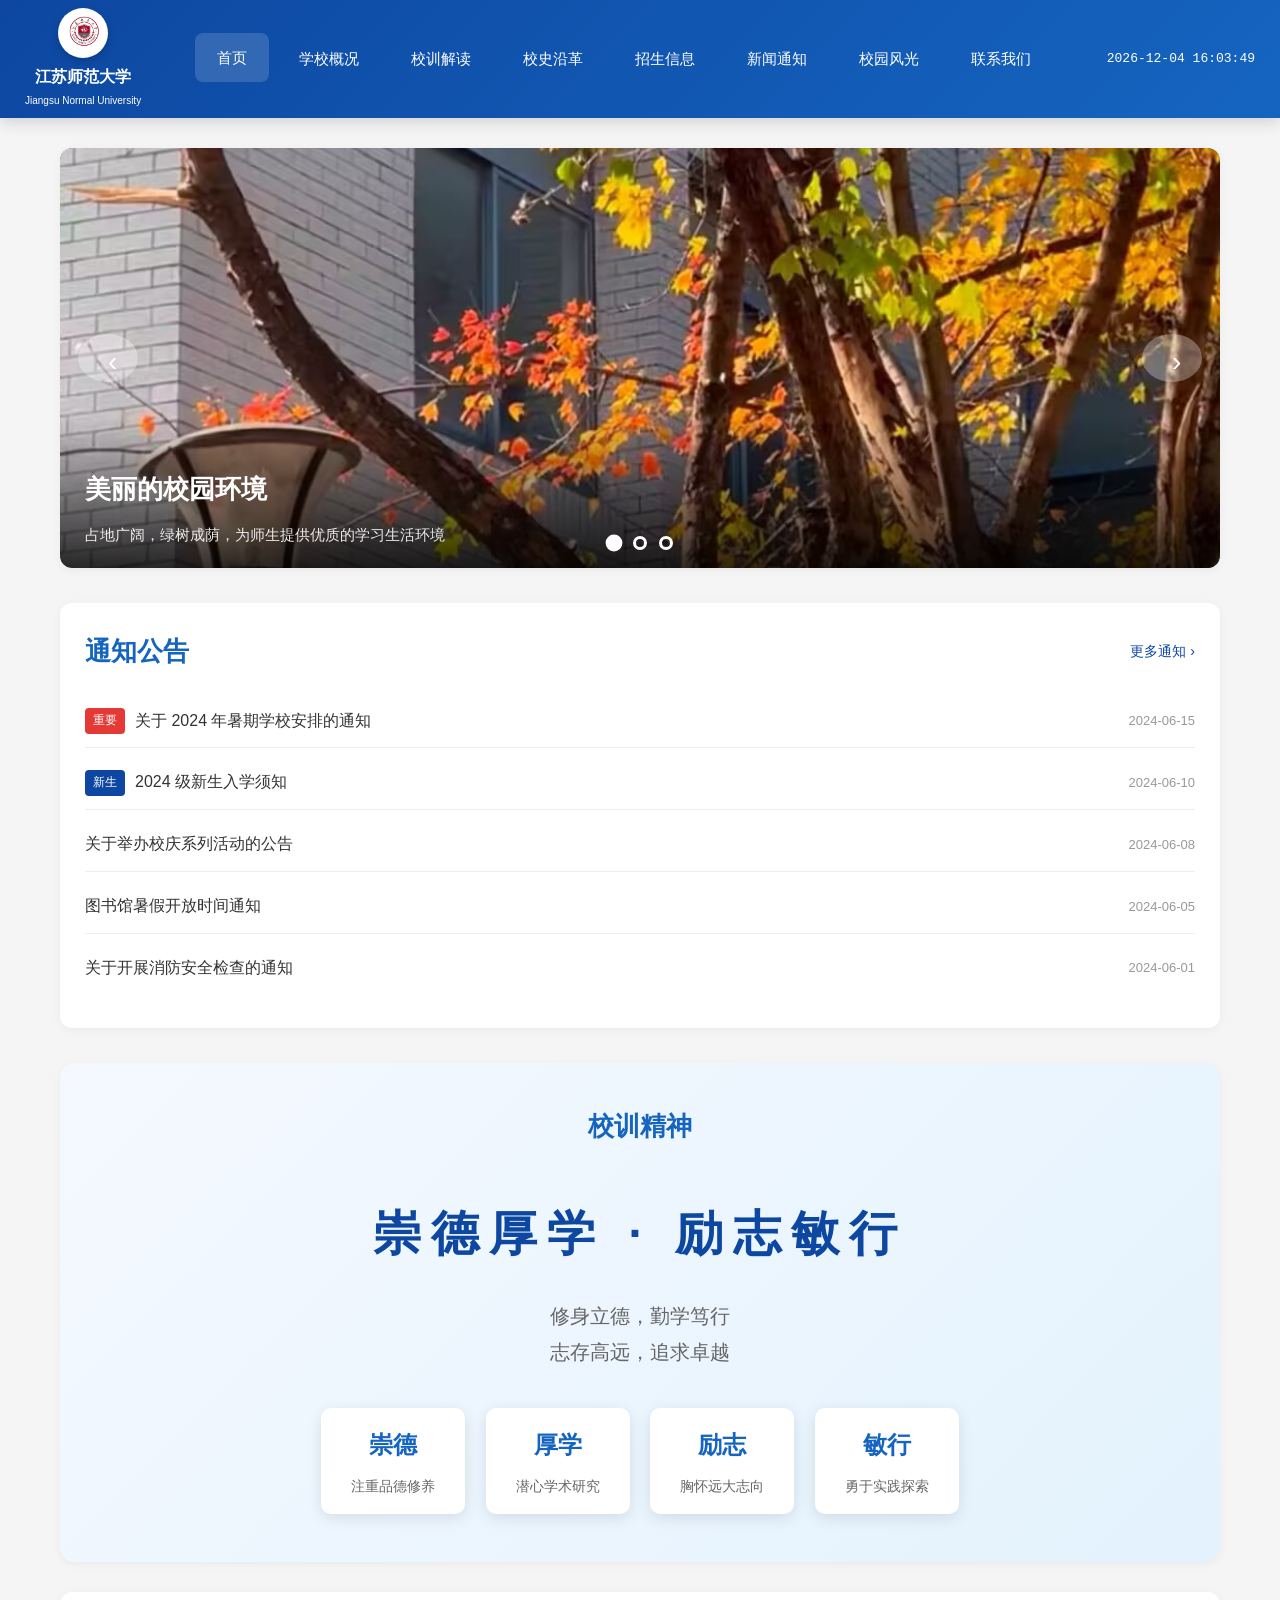
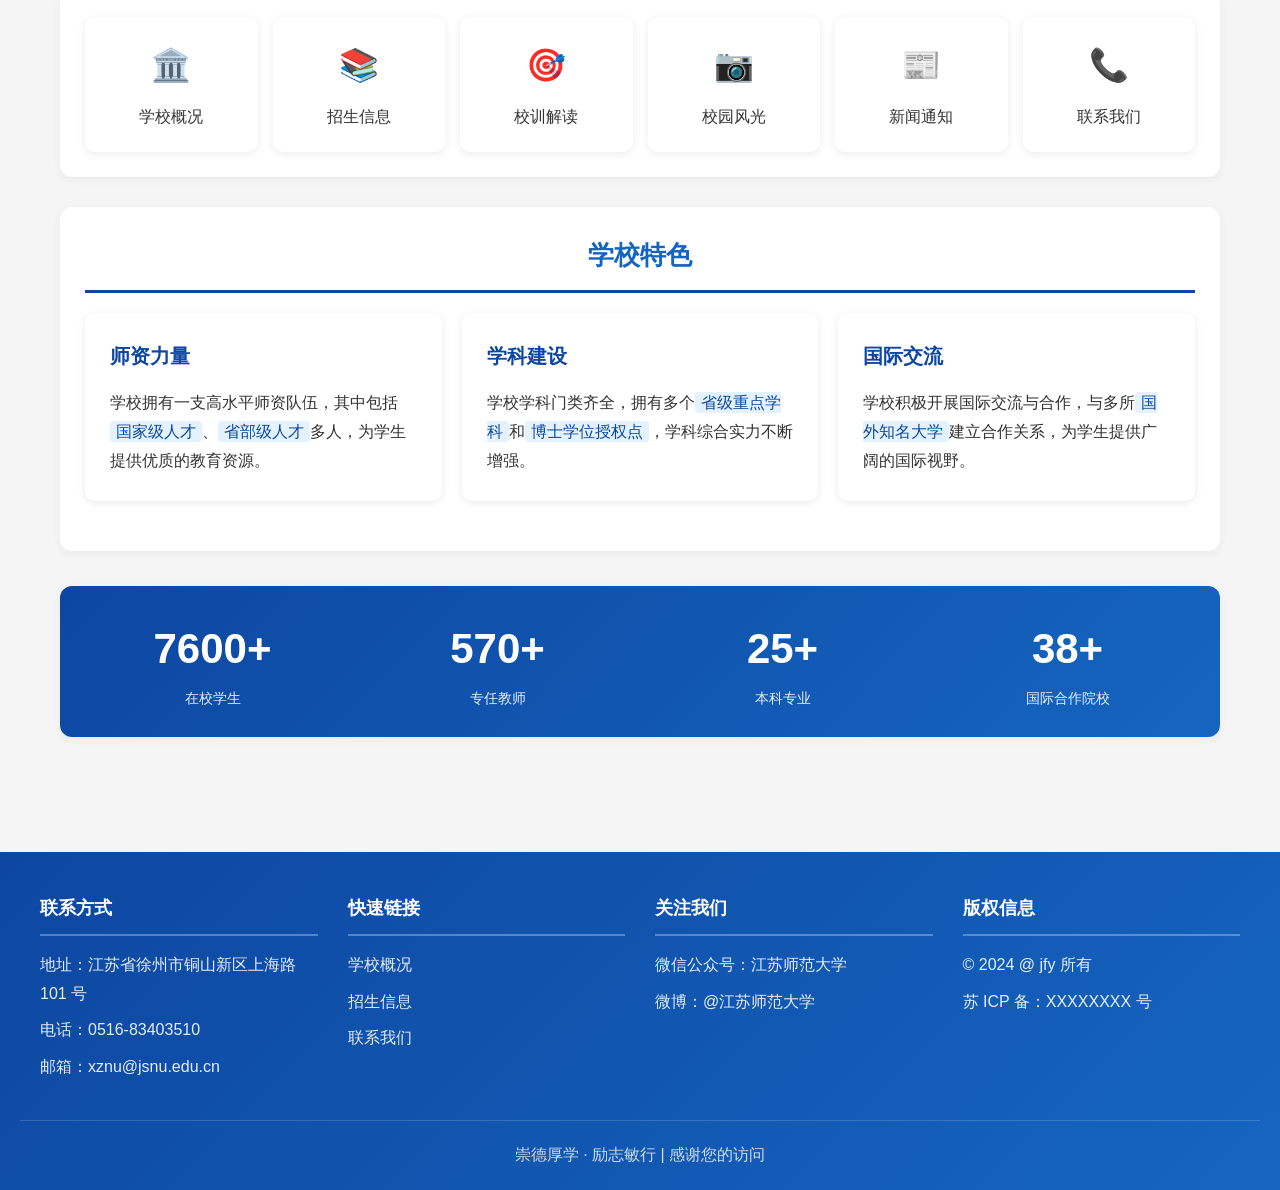
<file: index.html>
<!doctype html>
<html lang="zh-CN">
  <head>
    <meta charset="UTF-8" />
    <meta name="viewport" content="width=device-width, initial-scale=1.0" />
    <title>江苏师范大学 - 崇德厚学，励志敏行</title>
    <link rel="stylesheet" href="css/style.css" />
    <style>
      .carousel {
        position: relative;
        height: 420px;
        border-radius: 12px;
        overflow: hidden;
        background: linear-gradient(135deg, #0d47a1, #1565c0);
      }
      .carousel-item {
        position: absolute;
        width: 100%;
        height: 100%;
        opacity: 0;
        transition: opacity 0.6s ease;
      }
      .carousel-item.active {
        opacity: 1;
      }
      .carousel-item img {
        width: 100%;
        height: 100%;
        object-fit: cover;
      }
      .carousel-caption {
        position: absolute;
        bottom: 0;
        left: 0;
        right: 0;
        background: linear-gradient(transparent, rgba(0, 0, 0, 0.8));
        color: white;
        padding: 30px 25px 20px;
      }
      .carousel-caption h3 {
        color: white;
        font-size: 26px;
        margin-bottom: 8px;
      }
      .carousel-caption p {
        font-size: 15px;
        opacity: 0.9;
      }
      .carousel-indicators {
        position: absolute;
        bottom: 18px;
        left: 50%;
        transform: translateX(-50%);
        display: flex;
        gap: 12px;
        z-index: 10;
      }
      .carousel-indicators button {
        width: 14px;
        height: 14px;
        border-radius: 50%;
        border: 3px solid white;
        background: transparent;
        cursor: pointer;
        padding: 0;
        transition: all 0.3s ease;
      }
      .carousel-indicators button.active {
        background: white;
        transform: scale(1.2);
      }
      .carousel-controls {
        position: absolute;
        top: 50%;
        transform: translateY(-50%);
        width: 48px;
        height: 48px;
        background: rgba(255, 255, 255, 0.3);
        border: none;
        border-radius: 50%;
        color: white;
        font-size: 28px;
        cursor: pointer;
        transition: all 0.3s ease;
        z-index: 10;
      }
      .carousel-controls:hover {
        background: rgba(255, 255, 255, 0.5);
      }
      .carousel-controls.prev {
        left: 18px;
      }
      .carousel-controls.next {
        right: 18px;
      }
    </style>
  </head>
  <body>
    <header class="main-header">
      <div class="header-container">
        <div class="logo-section">
          <img
            src="images/logo.png"
            alt="校徽"
            onerror="
              this.style.background = 'linear-gradient(135deg,#0d47a1,#1565c0)';
              this.style.display = 'flex';
              this.style.alignItems = 'center';
              this.style.justifyContent = 'center';
              this.style.color = 'white';
              this.style.fontSize = '20px';
              this.textContent = '苏师大';
            "
          />
          <div>
            <h1 class="university-name">江苏师范大学</h1>
            <p class="university-name-en">Jiangsu Normal University</p>
          </div>
        </div>
        <nav class="main-nav">
          <ul>
            <li><a href="index.html" class="active">首页</a></li>
            <li><a href="pages/about.html">学校概况</a></li>
            <li><a href="pages/motto.html">校训解读</a></li>
            <li><a href="pages/history.html">校史沿革</a></li>
            <li><a href="pages/admissions.html">招生信息</a></li>
            <li><a href="pages/news.html">新闻通知</a></li>
            <li><a href="pages/campus.html">校园风光</a></li>
            <li><a href="pages/contact.html">联系我们</a></li>
          </ul>
        </nav>
        <div class="current-time"></div>
      </div>
    </header>

    <div class="container">
      <section class="carousel-section">
        <div class="carousel">
          <div class="carousel-item active">
            <img src="images/campus1.jpg" alt="校园景色" />
            <div class="carousel-caption">
              <h3>美丽的校园环境</h3>
              <p>占地广阔，绿树成荫，为师生提供优质的学习生活环境</p>
            </div>
          </div>
          <div class="carousel-item">
            <img src="images/campus2.jpg" alt="图书馆" />
            <div class="carousel-caption">
              <h3>现代化图书馆</h3>
              <p>馆藏丰富，设施先进，是知识的殿堂</p>
            </div>
          </div>
          <div class="carousel-item">
            <img src="images/campus3.jpg" alt="教学楼" />
            <div class="carousel-caption">
              <h3>教学楼群</h3>
              <p>功能完善，环境优雅，承载着无数学子的梦想</p>
            </div>
          </div>
        </div>
        <button class="carousel-controls prev" onclick="changeSlide(-1)">
          ‹
        </button>
        <button class="carousel-controls next" onclick="changeSlide(1)">
          ›
        </button>
        <div class="carousel-indicators">
          <button onclick="goToSlide(0)" class="active"></button>
          <button onclick="goToSlide(1)"></button>
          <button onclick="goToSlide(2)"></button>
        </div>
      </section>

      <section class="notice-section">
        <div class="notice-header">
          <h2>通知公告</h2>
          <a href="pages/news.html" class="notice-more">更多通知 ›</a>
        </div>
        <ul class="notice-list">
          <li>
            <span class="notice-tag important">重要</span>
            <a href="pages/news.html">关于 2024 年暑期学校安排的通知</a>
            <span class="notice-date">2024-06-15</span>
          </li>
          <li>
            <span class="notice-tag">新生</span>
            <a href="pages/news.html">2024 级新生入学须知</a>
            <span class="notice-date">2024-06-10</span>
          </li>
          <li>
            <a href="pages/news.html">关于举办校庆系列活动的公告</a>
            <span class="notice-date">2024-06-08</span>
          </li>
          <li>
            <a href="pages/news.html">图书馆暑假开放时间通知</a>
            <span class="notice-date">2024-06-05</span>
          </li>
          <li>
            <a href="pages/news.html">关于开展消防安全检查的通知</a>
            <span class="notice-date">2024-06-01</span>
          </li>
        </ul>
      </section>

      <section class="motto-section">
        <h2 style="border: none; margin-bottom: 30px">校训精神</h2>
        <div class="motto-main">崇德厚学 · 励志敏行</div>
        <p class="motto-desc">修身立德，勤学笃行<br />志存高远，追求卓越</p>
        <div style="margin-top: 30px">
          <div class="motto-item">
            <h4>崇德</h4>
            <p>注重品德修养</p>
          </div>
          <div class="motto-item">
            <h4>厚学</h4>
            <p>潜心学术研究</p>
          </div>
          <div class="motto-item">
            <h4>励志</h4>
            <p>胸怀远大志向</p>
          </div>
          <div class="motto-item">
            <h4>敏行</h4>
            <p>勇于实践探索</p>
          </div>
        </div>
      </section>

      <section class="quick-links">
        <a href="pages/about.html" class="quick-link-item">
          <div class="quick-link-icon">🏛️</div>
          <span>学校概况</span>
        </a>
        <a href="pages/admissions.html" class="quick-link-item">
          <div class="quick-link-icon">📚</div>
          <span>招生信息</span>
        </a>
        <a href="pages/motto.html" class="quick-link-item">
          <div class="quick-link-icon">🎯</div>
          <span>校训解读</span>
        </a>
        <a href="pages/campus.html" class="quick-link-item">
          <div class="quick-link-icon">📷</div>
          <span>校园风光</span>
        </a>
        <a href="pages/news.html" class="quick-link-item">
          <div class="quick-link-icon">📰</div>
          <span>新闻通知</span>
        </a>
        <a href="pages/contact.html" class="quick-link-item">
          <div class="quick-link-icon">📞</div>
          <span>联系我们</span>
        </a>
      </section>

      <section class="mt-20">
        <h2 class="text-center mb-20">学校特色</h2>
        <div class="grid-3">
          <article class="card">
            <h3>师资力量</h3>
            <p>
              学校拥有一支高水平师资队伍，其中包括<mark>国家级人才</mark>、<mark>省部级人才</mark>多人，为学生提供优质的教育资源。
            </p>
          </article>
          <article class="card">
            <h3>学科建设</h3>
            <p>
              学校学科门类齐全，拥有多个<mark>省级重点学科</mark>和<mark>博士学位授权点</mark>，学科综合实力不断增强。
            </p>
          </article>
          <article class="card">
            <h3>国际交流</h3>
            <p>
              学校积极开展国际交流与合作，与多所<mark>国外知名大学</mark>建立合作关系，为学生提供广阔的国际视野。
            </p>
          </article>
        </div>
      </section>

      <section class="stats-section">
        <div class="stats-grid">
          <div class="stat-item">
            <h3 data-count="20000">0</h3>
            <p>在校学生</p>
          </div>
          <div class="stat-item">
            <h3 data-count="1500">0</h3>
            <p>专任教师</p>
          </div>
          <div class="stat-item">
            <h3 data-count="68">0</h3>
            <p>本科专业</p>
          </div>
          <div class="stat-item">
            <h3 data-count="100">0</h3>
            <p>国际合作院校</p>
          </div>
        </div>
      </section>
    </div>

    <footer>
      <div class="footer-content">
        <div class="footer-section">
          <h4>联系方式</h4>
          <p>地址：江苏省徐州市铜山新区上海路 101 号</p>
          <p>电话：0516-83403510</p>
          <p>邮箱：xznu@jsnu.edu.cn</p>
        </div>
        <div class="footer-section">
          <h4>快速链接</h4>
          <ul style="list-style: none; padding: 0">
            <li><a href="pages/about.html">学校概况</a></li>
            <li><a href="pages/admissions.html">招生信息</a></li>
            <li><a href="pages/contact.html">联系我们</a></li>
          </ul>
        </div>
        <div class="footer-section">
          <h4>关注我们</h4>
          <p>微信公众号：江苏师范大学</p>
          <p>微博：@江苏师范大学</p>
        </div>
        <div class="footer-section">
          <h4>版权信息</h4>
          <p>© 2024 @ jfy 所有</p>
          <p>苏 ICP 备：XXXXXXXX 号</p>
        </div>
      </div>
      <div class="footer-bottom"><p>崇德厚学 · 励志敏行 | 感谢您的访问</p></div>
    </footer>

    <script src="js/main.js"></script>
    <script src="js/index.js"></script>

    <script>
      // ==================== 重要数据（保留在HTML中） ====================
      var indexData = {
        slides: [
          {
            img: "images/campus1.jpg",
            alt: "校园景色",
            title: "美丽的校园环境",
            desc: "占地广阔，绿树成荫，为师生提供优质的学习生活环境",
          },
          {
            img: "images/campus2.jpg",
            alt: "图书馆",
            title: "现代化图书馆",
            desc: "馆藏丰富，设施先进，是知识的殿堂",
          },
          {
            img: "images/campus3.jpg",
            alt: "教学楼",
            title: "教学楼群",
            desc: "功能完善，环境优雅，承载着无数学子的梦想",
          },
        ],
        notices: [
          {
            tag: "重要",
            title: "关于2024年暑期学校安排的通知",
            date: "2024-06-15",
            important: true,
          },
          {
            tag: "新生",
            title: "2024级新生入学须知",
            date: "2024-06-10",
            important: false,
          },
          {
            tag: "",
            title: "关于举办校庆系列活动的公告",
            date: "2024-06-08",
            important: false,
          },
          {
            tag: "",
            title: "图书馆暑假开放时间通知",
            date: "2024-06-05",
            important: false,
          },
          {
            tag: "",
            title: "关于开展消防安全检查的通知",
            date: "2024-06-01",
            important: false,
          },
        ],
        motto: {
          title: "校训精神",
          main: "崇德厚学 · 励志敏行",
          desc: "修身立德，勤学笃行\n志存高远，追求卓越",
          items: [
            { name: "崇德", desc: "注重品德修养" },
            { name: "厚学", desc: "潜心学术研究" },
            { name: "励志", desc: "胸怀远大志向" },
            { name: "敏行", desc: "勇于实践探索" },
          ],
        },
        quickLinks: [
          { icon: "🏛️", title: "学校概况", url: "pages/about.html" },
          { icon: "📚", title: "招生信息", url: "pages/admissions.html" },
          { icon: "🎯", title: "校训解读", url: "pages/motto.html" },
          { icon: "📷", title: "校园风光", url: "pages/campus.html" },
          { icon: "📰", title: "新闻通知", url: "pages/news.html" },
          { icon: "📞", title: "联系我们", url: "pages/contact.html" },
        ],
        features: [
          {
            title: "师资力量",
            desc: "学校拥有一支高水平师资队伍，其中包括<mark>国家级人才</mark>、<mark>省部级人才</mark>多人，为学生提供优质的教育资源。",
          },
          {
            title: "学科建设",
            desc: "学校学科门类齐全，拥有多个<mark>省级重点学科</mark>和<mark>博士学位授权点</mark>，学科综合实力不断增强。",
          },
          {
            title: "国际交流",
            desc: "学校积极开展国际交流与合作，与多所<mark>国外知名大学</mark>建立合作关系，为学生提供广阔的国际视野。",
          },
        ],
        stats: [
          { count: 20000, label: "在校学生" },
          { count: 1500, label: "专任教师" },
          { count: 68, label: "本科专业" },
          { count: 100, label: "国际合作院校" },
        ],
        footer: {
          contact: {
            address: "江苏省徐州市铜山新区上海路101号",
            phone: "0516-83403510",
            email: "xznu@jsnu.edu.cn",
          },
          quickLinks: [
            { title: "学校概况", url: "pages/about.html" },
            { title: "招生信息", url: "pages/admissions.html" },
            { title: "联系我们", url: "pages/contact.html" },
          ],
          social: {
            wechat: "微信公众号：江苏师范大学",
            weibo: "微博：@江苏师范大学",
          },
          copyright: "© 2024 @ jfy 所有",
          icp: "苏ICP备：XXXXXXXX号",
          bottomText: "崇德厚学 · 励志敏行 | 感谢您的访问",
        },
      };

      // ==================== 核心功能代码（保留在HTML中） ====================
      var currentSlide = 0;
      var slides, indicators, autoPlay;

      function showSlide(n) {
        slides[currentSlide].classList.remove("active");
        indicators[currentSlide].classList.remove("active");
        currentSlide = (n + slides.length) % slides.length;
        slides[currentSlide].classList.add("active");
        indicators[currentSlide].classList.add("active");
      }

      function changeSlide(d) {
        showSlide(currentSlide + d);
      }
      function goToSlide(n) {
        showSlide(n);
      }

      function updateTime() {
        var now = new Date();
        var time =
          now.getFullYear() +
          "-" +
          String(now.getMonth() + 1).padStart(2, "0") +
          "-" +
          String(now.getDate()).padStart(2, "0") +
          " " +
          String(now.getHours()).padStart(2, "0") +
          ":" +
          String(now.getMinutes()).padStart(2, "0") +
          ":" +
          String(now.getSeconds()).padStart(2, "0");
        document.querySelectorAll(".current-time").forEach(function (el) {
          el.textContent = time;
        });
      }

      document.addEventListener("DOMContentLoaded", function () {
        // 数据已经在 HTML 中直接渲染，无需再次渲染
        // renderCarousel(indexData.slides);
        // renderNotices(indexData.notices);
        // renderMotto(indexData.motto);
        // renderQuickLinks(indexData.quickLinks);
        // renderFeatures(indexData.features);
        // renderStats(indexData.stats);
        // renderFooter(indexData.footer);

        slides = document.querySelectorAll(".carousel-item");
        indicators = document.querySelectorAll(".carousel-indicators button");

        autoPlay = setInterval(function () {
          showSlide(currentSlide + 1);
        }, 4000);

        var carousel = document.querySelector(".carousel");
        if (carousel) {
          carousel.addEventListener("mouseenter", function () {
            clearInterval(autoPlay);
          });
          carousel.addEventListener("mouseleave", function () {
            autoPlay = setInterval(function () {
              showSlide(currentSlide + 1);
            }, 4000);
          });
        }

        updateTime();
        setInterval(updateTime, 1000);
      });
    </script>
  </body>
</html>
</file>
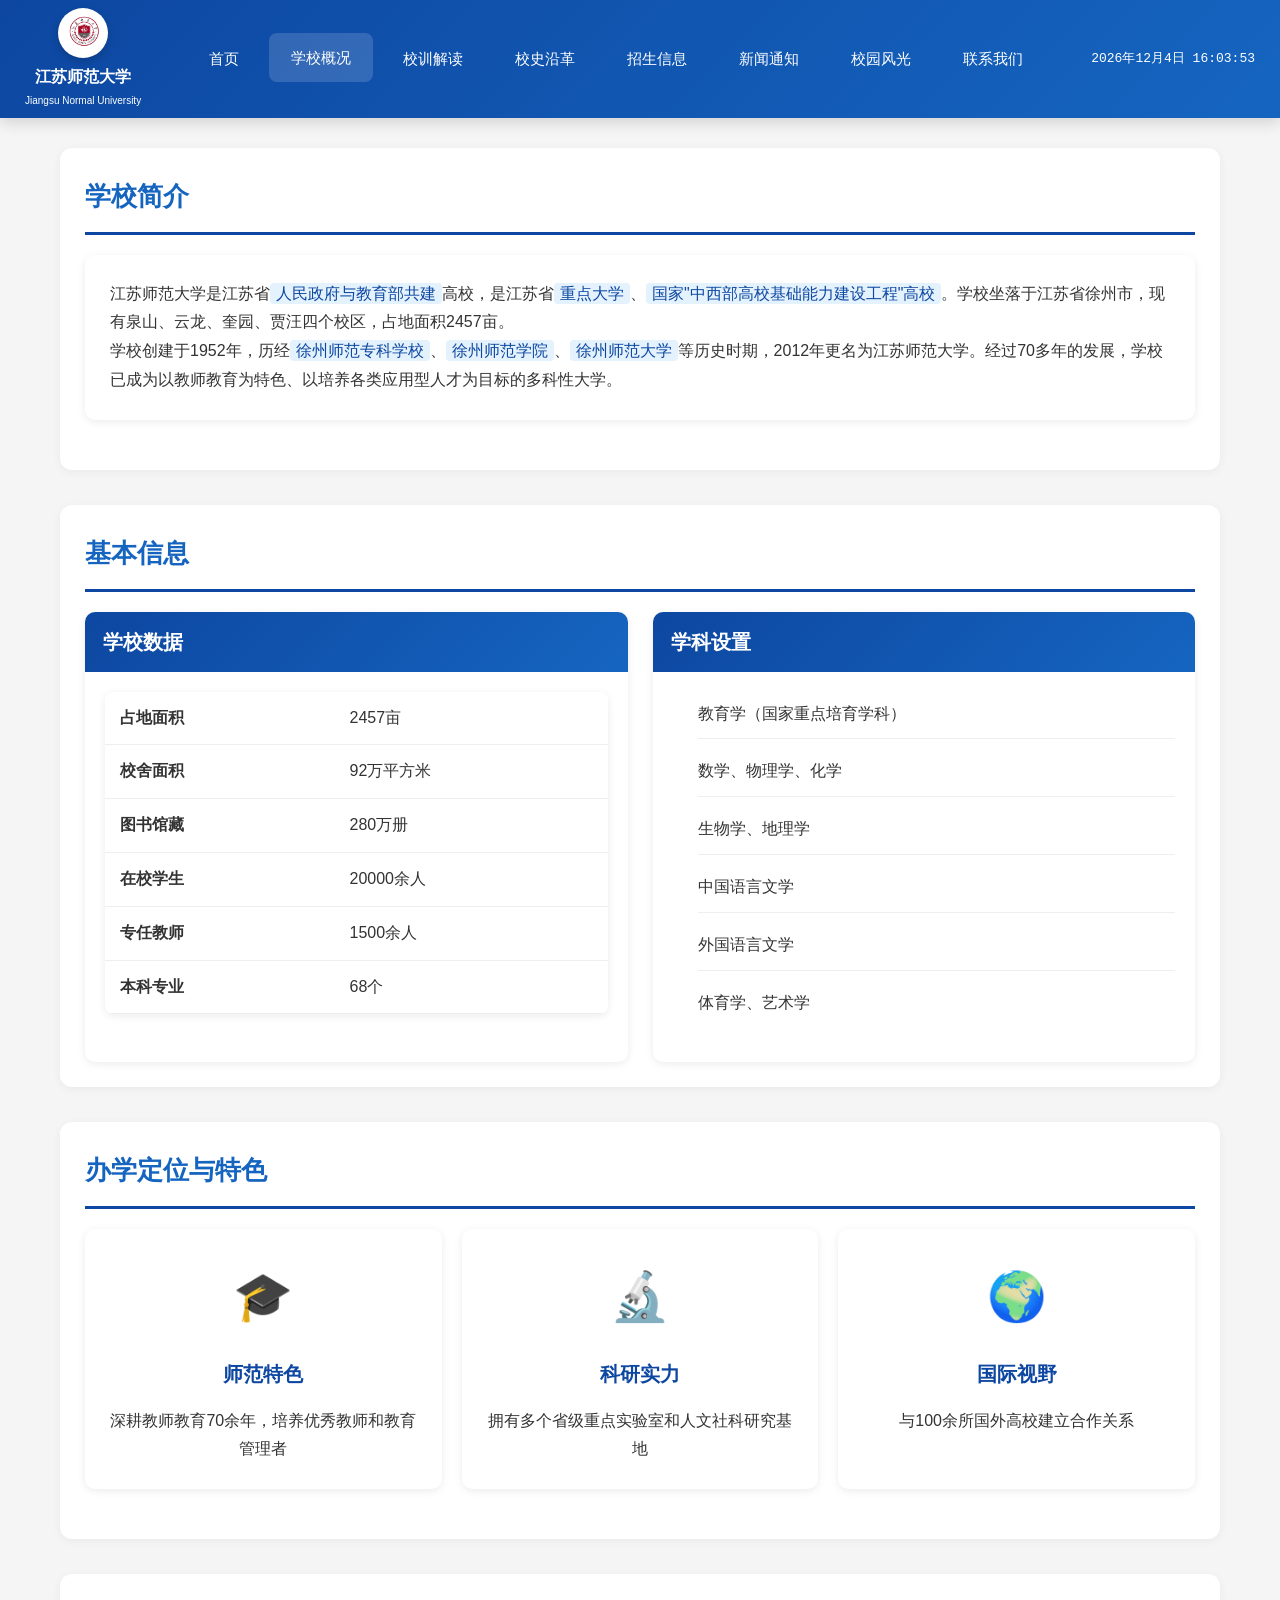
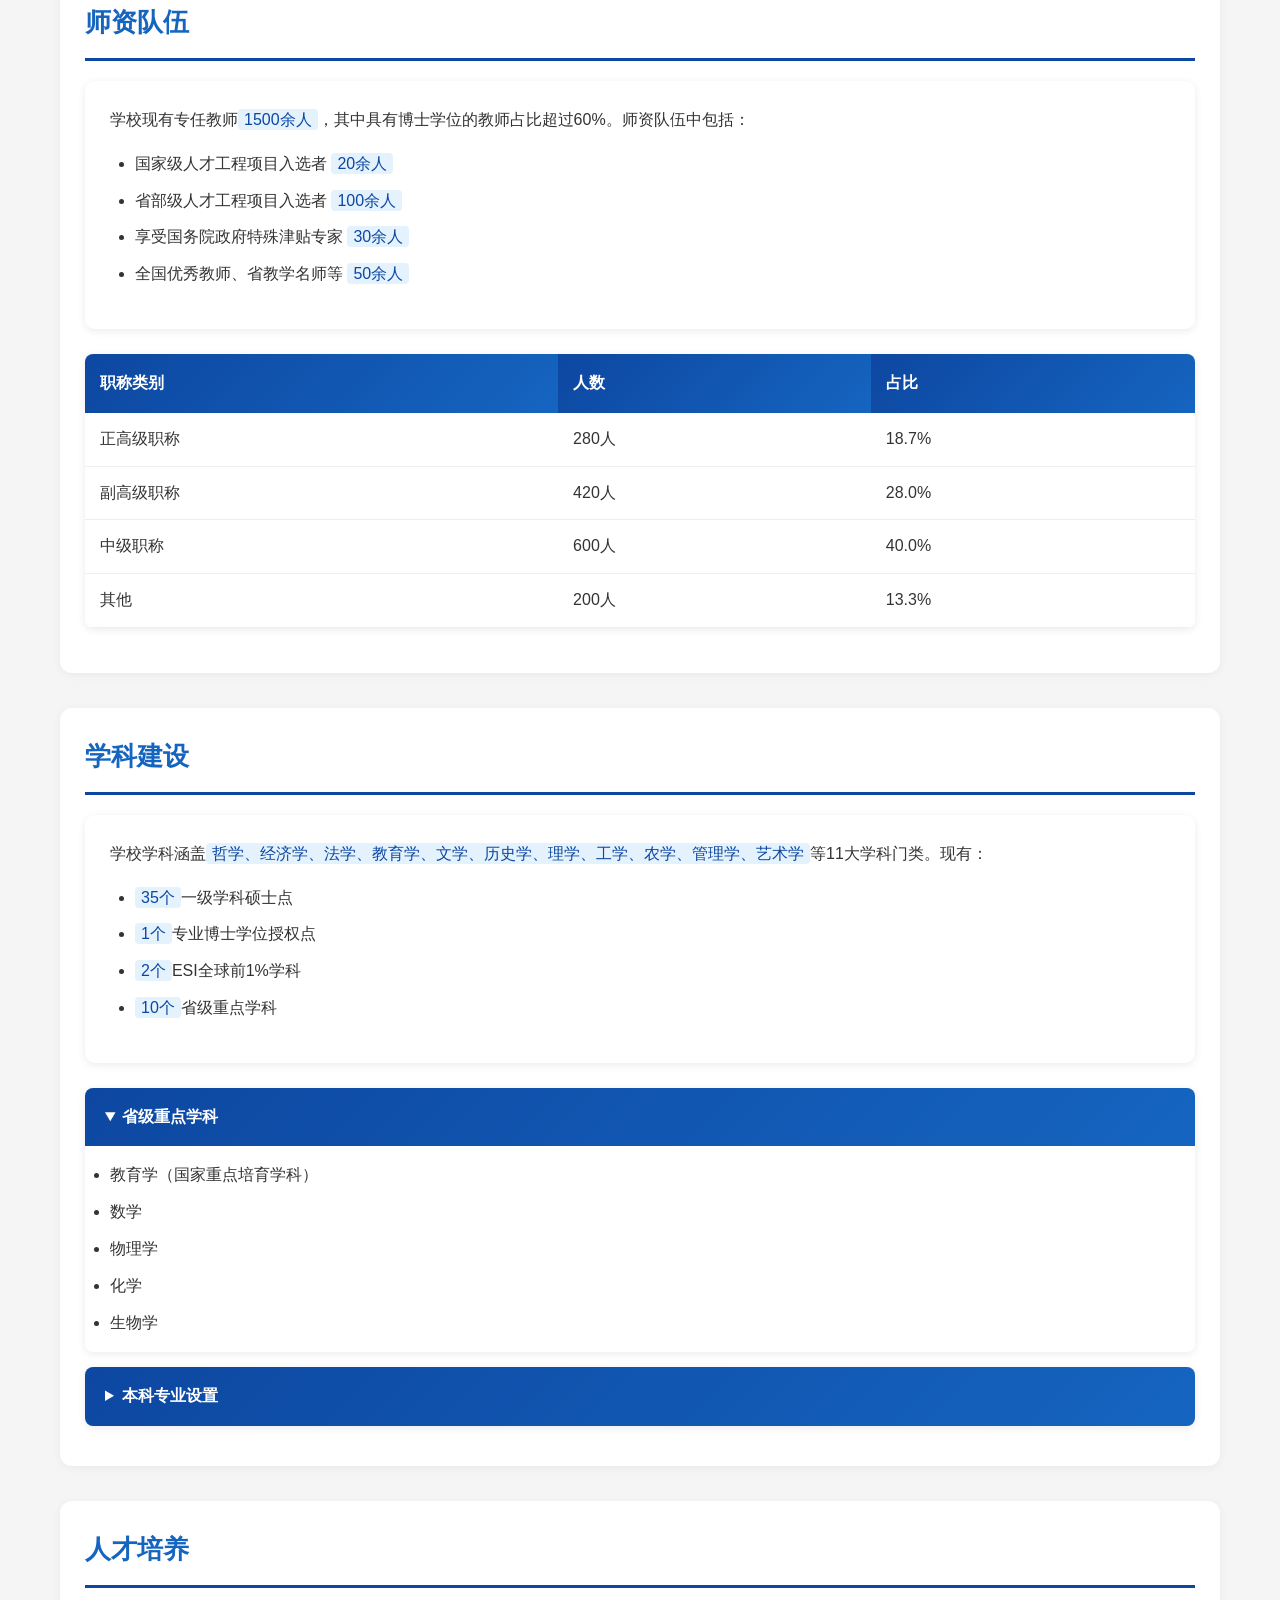
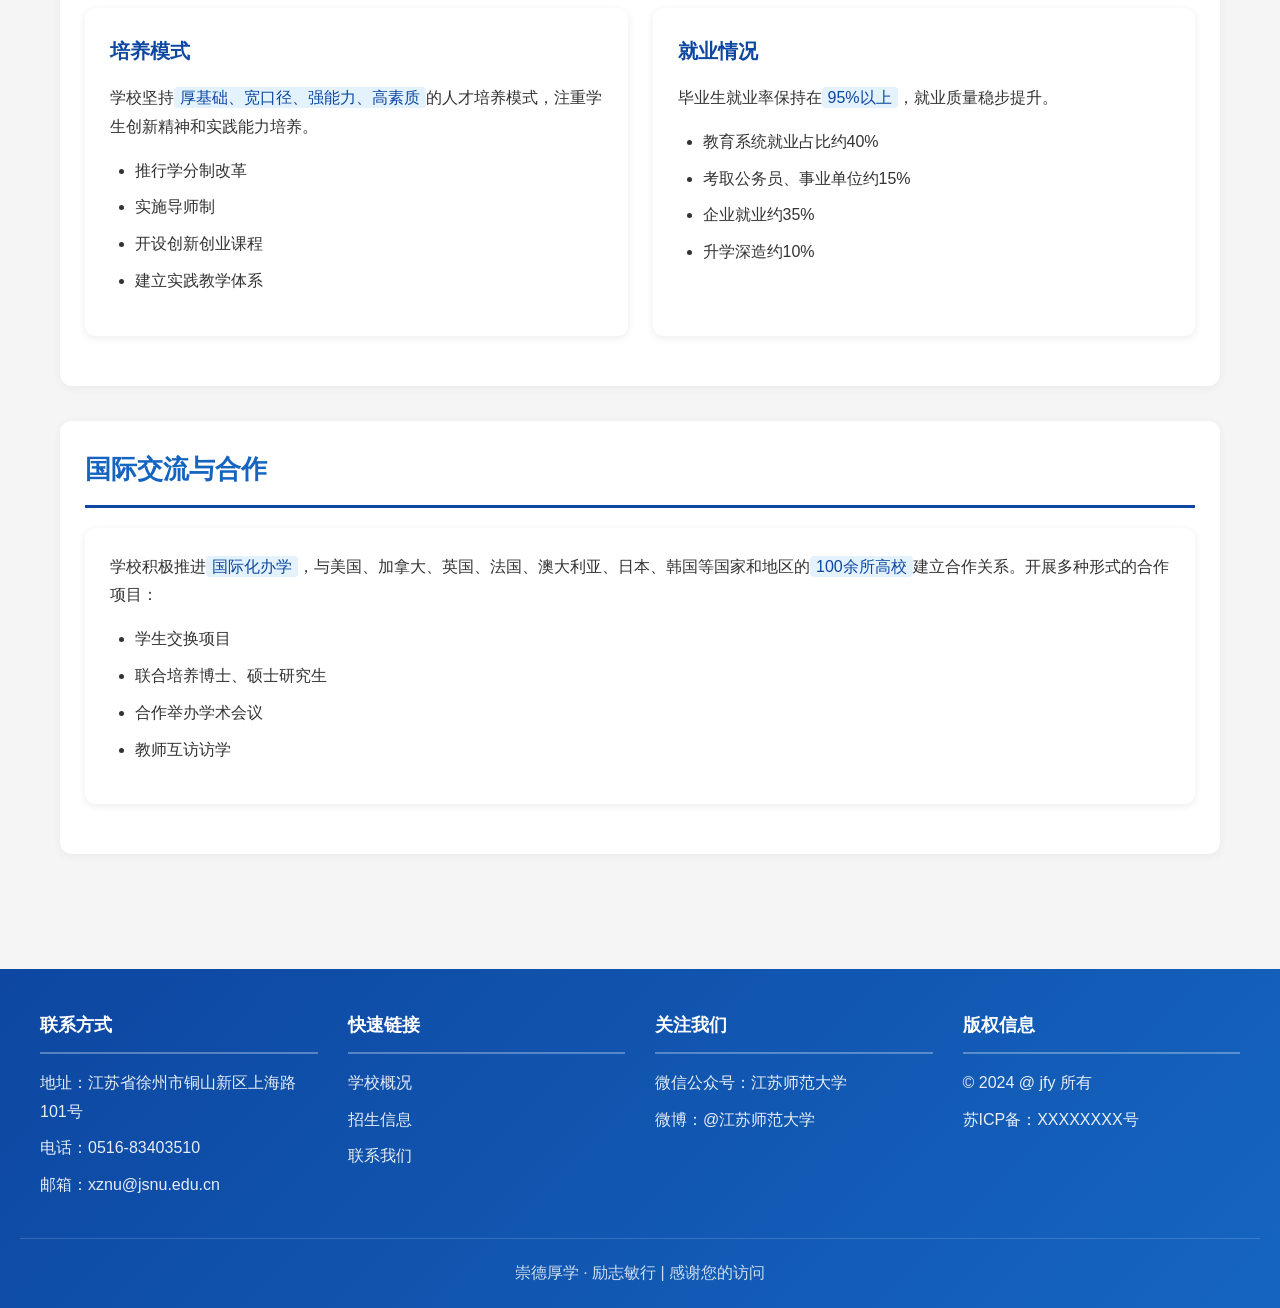
<file: pages/about.html>
<!doctype html>
<html lang="zh-CN">
  <head>
    <meta charset="UTF-8" />
    <meta name="viewport" content="width=device-width, initial-scale=1.0" />
    <title>学校概况 - 江苏师范大学</title>
    <link rel="stylesheet" href="../css/style.css" />
  </head>
  <body>
    <!-- 顶部导航栏 -->
    <header class="main-header">
      <div class="header-container">
        <!-- Logo区域 -->
        <div class="logo-section">
          <img
            src="../images/logo.png"
            alt="江苏师范大学校徽"
            onerror="
              this.style.background = 'linear-gradient(135deg,#0d47a1,#1565c0)';
              this.style.display = 'flex';
              this.style.alignItems = 'center';
              this.style.justifyContent = 'center';
              this.style.color = 'white';
              this.style.fontSize = '20px';
              this.textContent = '苏师大';
            "
          />
          <div>
            <h1 class="university-name">江苏师范大学</h1>
            <p class="university-name-en">Jiangsu Normal University</p>
          </div>
        </div>

        <!-- 导航菜单 -->
        <nav class="main-nav">
          <ul>
            <li><a href="../index.html">首页</a></li>
            <li><a href="about.html" class="active">学校概况</a></li>
            <li><a href="motto.html">校训解读</a></li>
            <li><a href="history.html">校史沿革</a></li>
            <li><a href="admissions.html">招生信息</a></li>
            <li><a href="news.html">新闻通知</a></li>
            <li><a href="campus.html">校园风光</a></li>
            <li><a href="contact.html">联系我们</a></li>
          </ul>
        </nav>

        <!-- 当前时间 -->
        <div class="current-time"></div>
      </div>
    </header>

    <!-- 主内容 -->
    <div class="container">
      <!-- 学校简介 -->
      <section>
        <h2>学校简介</h2>
        <article>
          <p>
            江苏师范大学是江苏省<mark>人民政府与教育部共建</mark>高校，是江苏省<mark>重点大学</mark>、<mark>国家"中西部高校基础能力建设工程"高校</mark>。学校坐落于江苏省徐州市，现有泉山、云龙、奎园、贾汪四个校区，占地面积2457亩。
          </p>
          <p>
            学校创建于1952年，历经<mark>徐州师范专科学校</mark>、<mark>徐州师范学院</mark>、<mark>徐州师范大学</mark>等历史时期，2012年更名为江苏师范大学。经过70多年的发展，学校已成为以教师教育为特色、以培养各类应用型人才为目标的多科性大学。
          </p>
        </article>
      </section>

      <!-- 基本信息 -->
      <section class="mt-20">
        <h2>基本信息</h2>
        <div class="grid-2">
          <aside>
            <h3>学校数据</h3>
            <table>
              <tbody id="schoolData">
                <!-- JS动态生成 -->
              </tbody>
            </table>
          </aside>
          <aside>
            <h3>学科设置</h3>
            <ul id="disciplineList">
              <!-- JS动态生成 -->
            </ul>
          </aside>
        </div>
      </section>

      <!-- 办学定位 -->
      <section class="mt-20">
        <h2>办学定位与特色</h2>
        <div class="grid-3">
          <article class="card text-center">
            <div style="font-size: 48px; margin-bottom: 15px">🎓</div>
            <h3>师范特色</h3>
            <p>深耕教师教育70余年，培养优秀教师和教育管理者</p>
          </article>
          <article class="card text-center">
            <div style="font-size: 48px; margin-bottom: 15px">🔬</div>
            <h3>科研实力</h3>
            <p>拥有多个省级重点实验室和人文社科研究基地</p>
          </article>
          <article class="card text-center">
            <div style="font-size: 48px; margin-bottom: 15px">🌍</div>
            <h3>国际视野</h3>
            <p>与100余所国外高校建立合作关系</p>
          </article>
        </div>
      </section>

      <!-- 师资队伍 -->
      <section class="mt-20">
        <h2>师资队伍</h2>
        <article>
          <p>
            学校现有专任教师<mark>1500余人</mark>，其中具有博士学位的教师占比超过60%。师资队伍中包括：
          </p>
          <ul>
            <li>国家级人才工程项目入选者 <mark>20余人</mark></li>
            <li>省部级人才工程项目入选者 <mark>100余人</mark></li>
            <li>享受国务院政府特殊津贴专家 <mark>30余人</mark></li>
            <li>全国优秀教师、省教学名师等 <mark>50余人</mark></li>
          </ul>
        </article>

        <table class="mt-20">
          <thead>
            <tr>
              <th>职称类别</th>
              <th>人数</th>
              <th>占比</th>
            </tr>
          </thead>
          <tbody id="facultyTable">
            <!-- JS动态生成 -->
          </tbody>
        </table>
      </section>

      <!-- 学科建设 -->
      <section class="mt-20">
        <h2>学科建设</h2>
        <article>
          <p>
            学校学科涵盖<mark>哲学、经济学、法学、教育学、文学、历史学、理学、工学、农学、管理学、艺术学</mark>等11大学科门类。现有：
          </p>
          <ul>
            <li><mark>35个</mark>一级学科硕士点</li>
            <li><mark>1个</mark>专业博士学位授权点</li>
            <li><mark>2个</mark>ESI全球前1%学科</li>
            <li><mark>10个</mark>省级重点学科</li>
          </ul>
        </article>

        <details open>
          <summary>省级重点学科</summary>
          <ul>
            <li>教育学（国家重点培育学科）</li>
            <li>数学</li>
            <li>物理学</li>
            <li>化学</li>
            <li>生物学</li>
          </ul>
        </details>

        <details>
          <summary>本科专业设置</summary>
          <p>
            学校现有本科专业<mark>68个</mark>，其中国家级特色专业建设点8个，省级品牌专业20个。
          </p>
        </details>
      </section>

      <!-- 人才培养 -->
      <section class="mt-20">
        <h2>人才培养</h2>
        <div class="grid-2">
          <article class="card">
            <h3>培养模式</h3>
            <p>
              学校坚持<mark>厚基础、宽口径、强能力、高素质</mark>的人才培养模式，注重学生创新精神和实践能力培养。
            </p>
            <ul>
              <li>推行学分制改革</li>
              <li>实施导师制</li>
              <li>开设创新创业课程</li>
              <li>建立实践教学体系</li>
            </ul>
          </article>
          <article class="card">
            <h3>就业情况</h3>
            <p>毕业生就业率保持在<mark>95%以上</mark>，就业质量稳步提升。</p>
            <ul>
              <li>教育系统就业占比约40%</li>
              <li>考取公务员、事业单位约15%</li>
              <li>企业就业约35%</li>
              <li>升学深造约10%</li>
            </ul>
          </article>
        </div>
      </section>

      <!-- 合作交流 -->
      <section class="mt-20">
        <h2>国际交流与合作</h2>
        <article>
          <p>
            学校积极推进<mark>国际化办学</mark>，与美国、加拿大、英国、法国、澳大利亚、日本、韩国等国家和地区的<mark>100余所高校</mark>建立合作关系。开展多种形式的合作项目：
          </p>
          <ul>
            <li>学生交换项目</li>
            <li>联合培养博士、硕士研究生</li>
            <li>合作举办学术会议</li>
            <li>教师互访访学</li>
          </ul>
        </article>
      </section>
    </div>

    <!-- 页脚 -->
    <footer>
      <div class="footer-content">
        <div class="footer-section">
          <h4>联系方式</h4>
          <p>地址：江苏省徐州市铜山新区上海路101号</p>
          <p>电话：0516-83403510</p>
          <p>邮箱：xznu@jsnu.edu.cn</p>
        </div>
        <div class="footer-section">
          <h4>快速链接</h4>
          <ul style="list-style: none; padding: 0">
            <li><a href="about.html">学校概况</a></li>
            <li><a href="admissions.html">招生信息</a></li>
            <li><a href="contact.html">联系我们</a></li>
          </ul>
        </div>
        <div class="footer-section">
          <h4>关注我们</h4>
          <p>微信公众号：江苏师范大学</p>
          <p>微博：@江苏师范大学</p>
        </div>
        <div class="footer-section">
          <h4>版权信息</h4>
          <p>© 2024 @ jfy 所有</p>
          <p>苏ICP备：XXXXXXXX号</p>
        </div>
      </div>
      <div class="footer-bottom">
        <p>崇德厚学 · 励志敏行 | 感谢您的访问</p>
      </div>
    </footer>

    <script src="../js/main.js"></script>
    <script>
      document.addEventListener("DOMContentLoaded", function () {
        // 学校数据
        const schoolData = [
          { label: "占地面积", value: "2457亩" },
          { label: "校舍面积", value: "92万平方米" },
          { label: "图书馆藏", value: "280万册" },
          { label: "在校学生", value: "20000余人" },
          { label: "专任教师", value: "1500余人" },
          { label: "本科专业", value: "68个" },
        ];

        const dataTable = document.getElementById("schoolData");
        if (dataTable) {
          let html = "";
          for (let i = 0; i < schoolData.length; i++) {
            const item = schoolData[i];
            html +=
              "<tr><td><strong>" +
              item.label +
              "</strong></td><td>" +
              item.value +
              "</td></tr>";
          }
          dataTable.innerHTML = html;
        }

        // 学科设置
        const disciplines = [
          "教育学（国家重点培育学科）",
          "数学、物理学、化学",
          "生物学、地理学",
          "中国语言文学",
          "外国语言文学",
          "体育学、艺术学",
        ];

        const discList = document.getElementById("disciplineList");
        if (discList) {
          let html = "";
          for (let i = 0; i < disciplines.length; i++) {
            html += "<li>" + disciplines[i] + "</li>";
          }
          discList.innerHTML = html;
        }

        // 师资队伍表格
        const facultyData = [
          { title: "正高级职称", count: "280", percent: "18.7%" },
          { title: "副高级职称", count: "420", percent: "28.0%" },
          { title: "中级职称", count: "600", percent: "40.0%" },
          { title: "其他", count: "200", percent: "13.3%" },
        ];

        const facultyTable = document.getElementById("facultyTable");
        if (facultyTable) {
          let html = "";
          for (let i = 0; i < facultyData.length; i++) {
            const item = facultyData[i];
            html +=
              "<tr><td>" +
              item.title +
              "</td><td>" +
              item.count +
              "人</td><td>" +
              item.percent +
              "</td></tr>";
          }
          facultyTable.innerHTML = html;
        }
      });
    </script>
  </body>
</html>
</file>
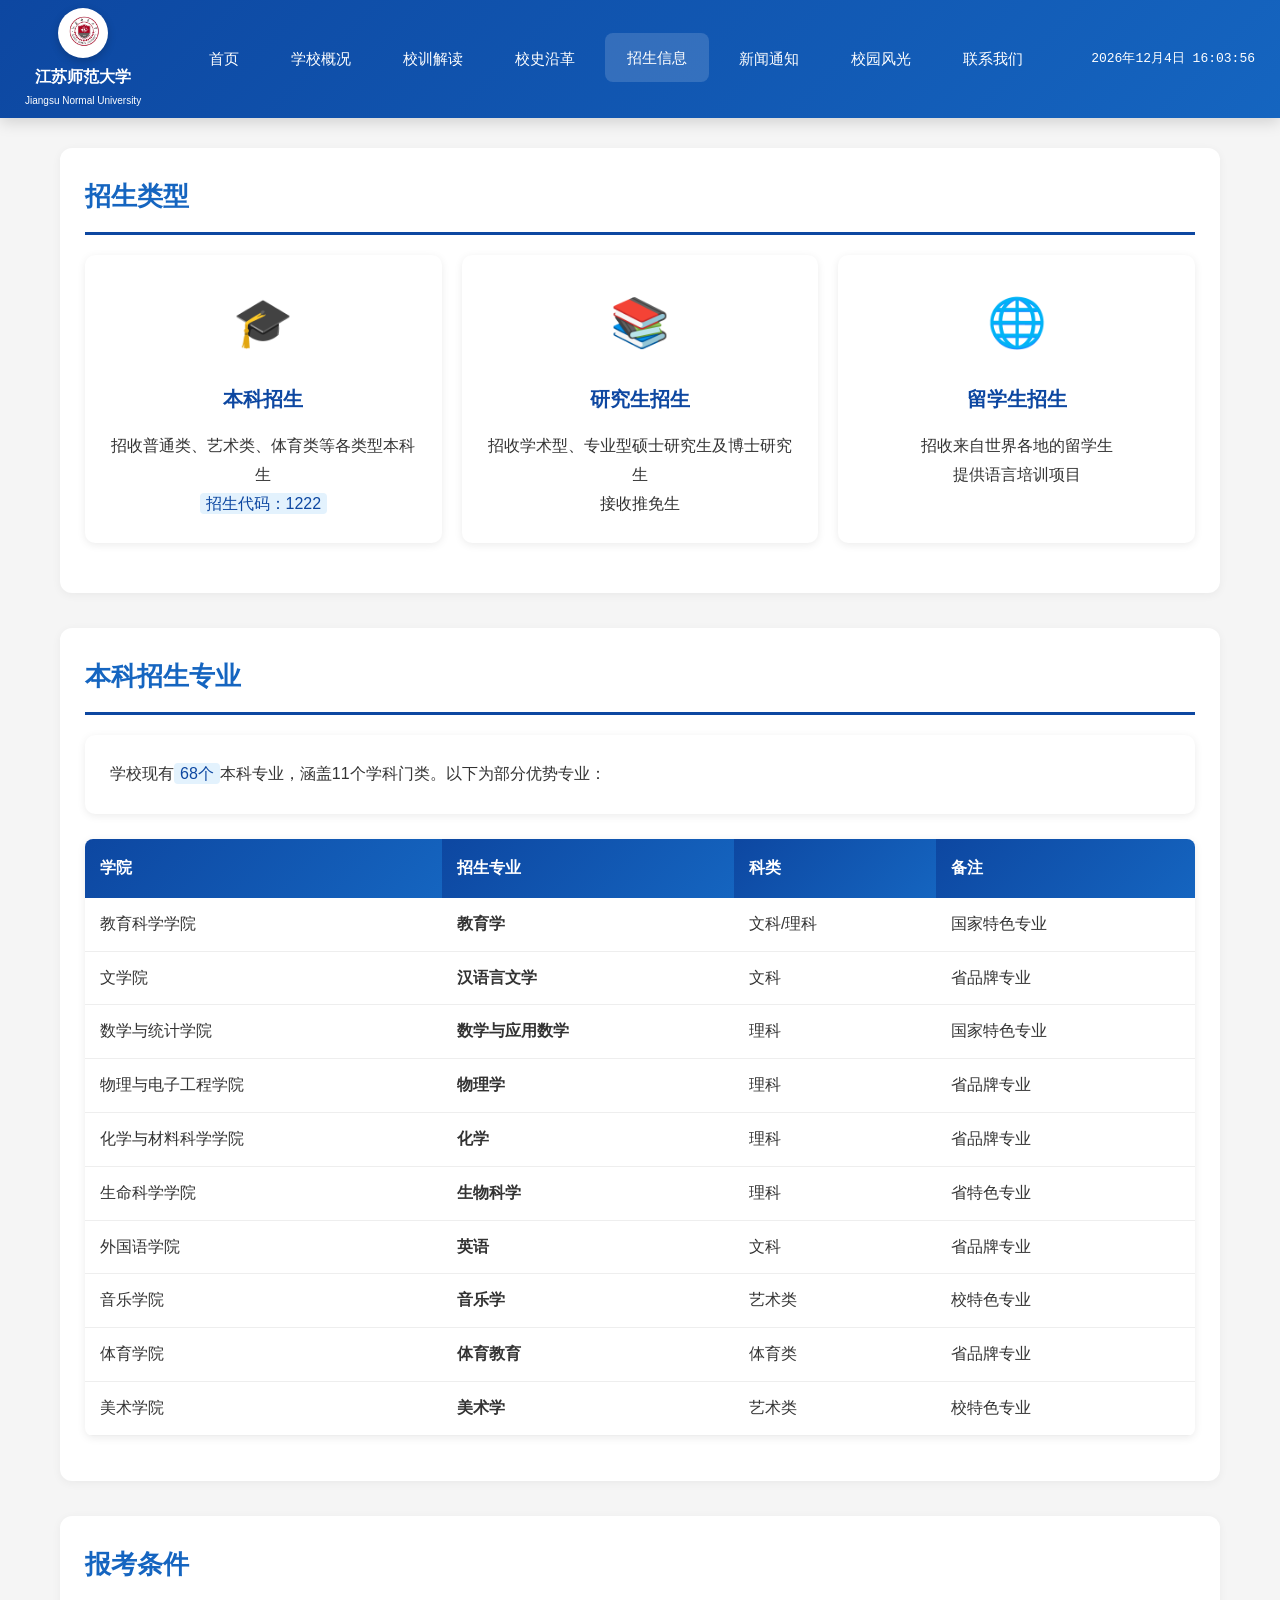
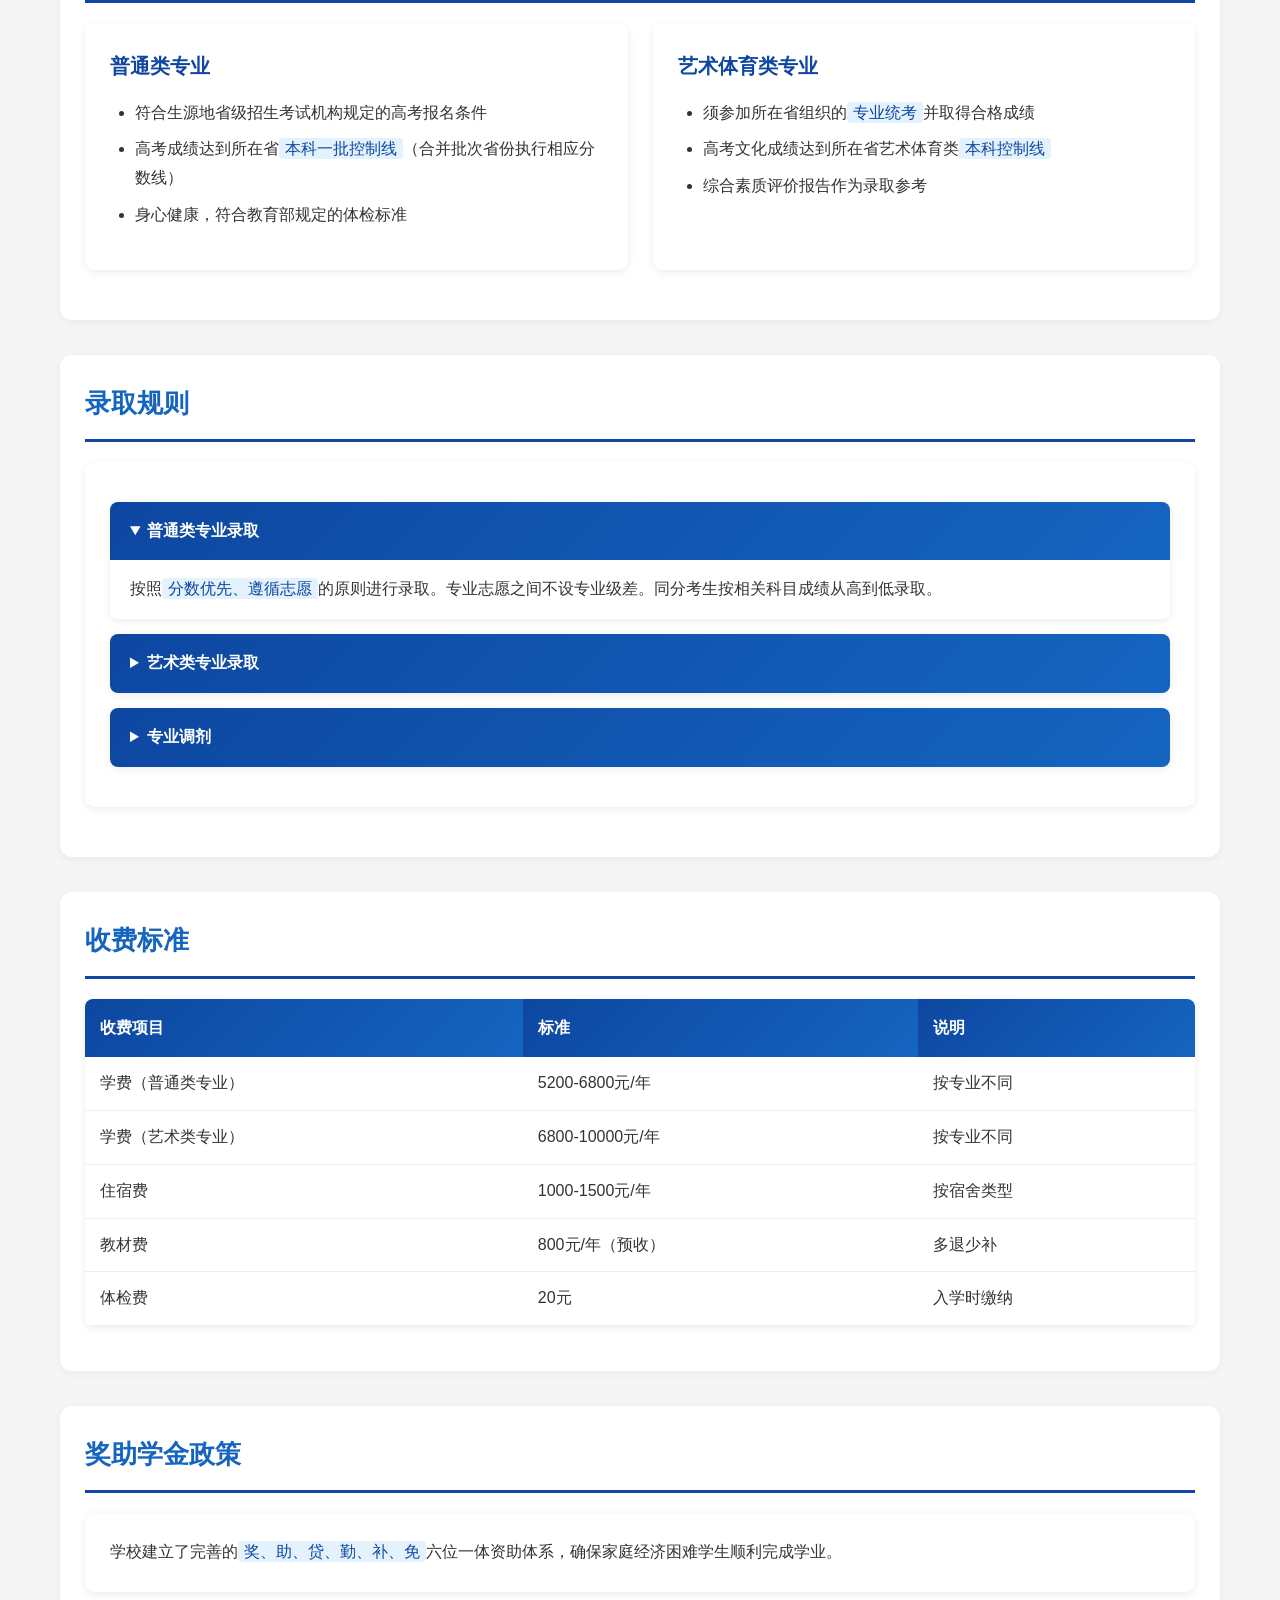
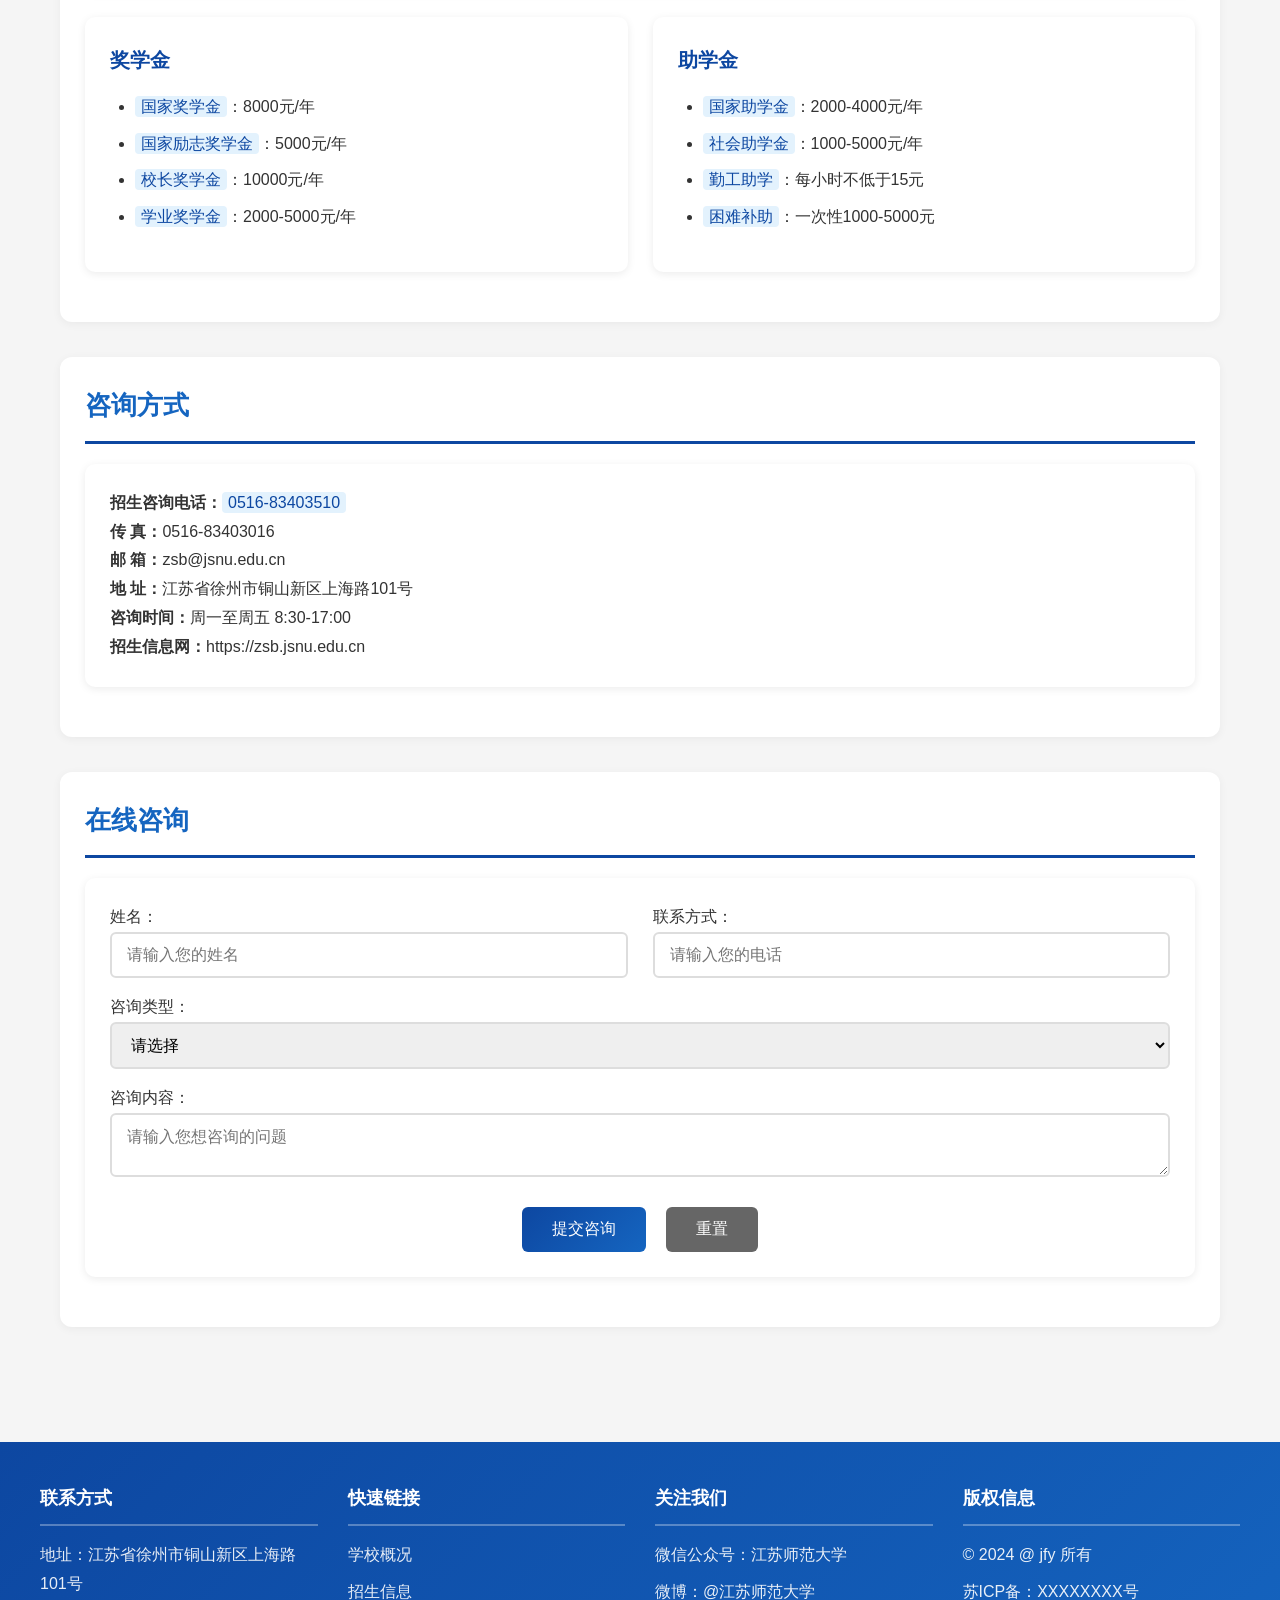
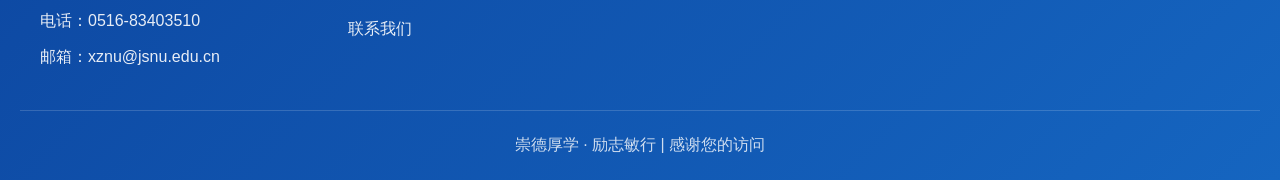
<file: pages/admissions.html>
<!doctype html>
<html lang="zh-CN">
  <head>
    <meta charset="UTF-8" />
    <meta name="viewport" content="width=device-width, initial-scale=1.0" />
    <title>招生信息 - 江苏师范大学</title>
    <link rel="stylesheet" href="../css/style.css" />
  </head>
  <body>
    <!-- 顶部导航栏 -->
    <header class="main-header">
      <div class="header-container">
        <!-- Logo区域 -->
        <div class="logo-section">
          <img
            src="../images/logo.png"
            alt="江苏师范大学校徽"
            onerror="
              this.style.background = 'linear-gradient(135deg,#0d47a1,#1565c0)';
              this.style.display = 'flex';
              this.style.alignItems = 'center';
              this.style.justifyContent = 'center';
              this.style.color = 'white';
              this.style.fontSize = '20px';
              this.textContent = '苏师大';
            "
          />
          <div>
            <h1 class="university-name">江苏师范大学</h1>
            <p class="university-name-en">Jiangsu Normal University</p>
          </div>
        </div>

        <!-- 导航菜单 -->
        <nav class="main-nav">
          <ul>
            <li><a href="../index.html">首页</a></li>
            <li><a href="about.html">学校概况</a></li>
            <li><a href="motto.html">校训解读</a></li>
            <li><a href="history.html">校史沿革</a></li>
            <li><a href="admissions.html" class="active">招生信息</a></li>
            <li><a href="news.html">新闻通知</a></li>
            <li><a href="campus.html">校园风光</a></li>
            <li><a href="contact.html">联系我们</a></li>
          </ul>
        </nav>

        <!-- 当前时间 -->
        <div class="current-time"></div>
      </div>
    </header>

    <!-- 主内容 -->
    <div class="container">
      <!-- 招生类型 -->
      <section>
        <h2>招生类型</h2>
        <div class="grid-3">
          <article class="card text-center">
            <div style="font-size: 48px; margin-bottom: 15px">🎓</div>
            <h3>本科招生</h3>
            <p>招收普通类、艺术类、体育类等各类型本科生</p>
            <p><mark>招生代码：1222</mark></p>
          </article>
          <article class="card text-center">
            <div style="font-size: 48px; margin-bottom: 15px">📚</div>
            <h3>研究生招生</h3>
            <p>招收学术型、专业型硕士研究生及博士研究生</p>
            <p>接收推免生</p>
          </article>
          <article class="card text-center">
            <div style="font-size: 48px; margin-bottom: 15px">🌐</div>
            <h3>留学生招生</h3>
            <p>招收来自世界各地的留学生</p>
            <p>提供语言培训项目</p>
          </article>
        </div>
      </section>

      <!-- 本科招生 -->
      <section class="mt-20">
        <h2>本科招生专业</h2>
        <article>
          <p>
            学校现有<mark>68个</mark>本科专业，涵盖11个学科门类。以下为部分优势专业：
          </p>
        </article>

        <table>
          <thead>
            <tr>
              <th>学院</th>
              <th>招生专业</th>
              <th>科类</th>
              <th>备注</th>
            </tr>
          </thead>
          <tbody id="majorTable">
            <!-- JS动态生成 -->
          </tbody>
        </table>
      </section>

      <!-- 报考条件 -->
      <section class="mt-20">
        <h2>报考条件</h2>
        <div class="grid-2">
          <article class="card">
            <h3>普通类专业</h3>
            <ul>
              <li>符合生源地省级招生考试机构规定的高考报名条件</li>
              <li>
                高考成绩达到所在省<mark>本科一批控制线</mark>（合并批次省份执行相应分数线）
              </li>
              <li>身心健康，符合教育部规定的体检标准</li>
            </ul>
          </article>
          <article class="card">
            <h3>艺术体育类专业</h3>
            <ul>
              <li>须参加所在省组织的<mark>专业统考</mark>并取得合格成绩</li>
              <li>高考文化成绩达到所在省艺术体育类<mark>本科控制线</mark></li>
              <li>综合素质评价报告作为录取参考</li>
            </ul>
          </article>
        </div>
      </section>

      <!-- 录取规则 -->
      <section class="mt-20">
        <h2>录取规则</h2>
        <article>
          <details open>
            <summary>普通类专业录取</summary>
            <p>
              按照<mark>分数优先、遵循志愿</mark>的原则进行录取。专业志愿之间不设专业级差。同分考生按相关科目成绩从高到低录取。
            </p>
          </details>

          <details>
            <summary>艺术类专业录取</summary>
            <p>
              根据<mark>综合成绩</mark>从高到低录取。综合成绩 = 高考文化成绩×40%
              + 专业成绩×60%。
            </p>
          </details>

          <details>
            <summary>专业调剂</summary>
            <p>
              对于服从专业调剂的考生，在专业志愿无法满足时，将调剂到其他专业；对于不服从专业调剂的考生，作退档处理。
            </p>
          </details>
        </article>
      </section>

      <!-- 收费标准 -->
      <section class="mt-20">
        <h2>收费标准</h2>
        <table>
          <thead>
            <tr>
              <th>收费项目</th>
              <th>标准</th>
              <th>说明</th>
            </tr>
          </thead>
          <tbody id="feeTable">
            <!-- JS动态生成 -->
          </tbody>
        </table>
      </section>

      <!-- 奖助学金 -->
      <section class="mt-20">
        <h2>奖助学金政策</h2>
        <article>
          <p>
            学校建立了完善的<mark>奖、助、贷、勤、补、免</mark>六位一体资助体系，确保家庭经济困难学生顺利完成学业。
          </p>
        </article>

        <div class="grid-2 mt-20">
          <article class="card">
            <h3>奖学金</h3>
            <ul>
              <li><mark>国家奖学金</mark>：8000元/年</li>
              <li><mark>国家励志奖学金</mark>：5000元/年</li>
              <li><mark>校长奖学金</mark>：10000元/年</li>
              <li><mark>学业奖学金</mark>：2000-5000元/年</li>
            </ul>
          </article>
          <article class="card">
            <h3>助学金</h3>
            <ul>
              <li><mark>国家助学金</mark>：2000-4000元/年</li>
              <li><mark>社会助学金</mark>：1000-5000元/年</li>
              <li><mark>勤工助学</mark>：每小时不低于15元</li>
              <li><mark>困难补助</mark>：一次性1000-5000元</li>
            </ul>
          </article>
        </div>
      </section>

      <!-- 咨询方式 -->
      <section class="mt-20">
        <h2>咨询方式</h2>
        <article class="card">
          <p><strong>招生咨询电话：</strong><mark>0516-83403510</mark></p>
          <p><strong>传 真：</strong>0516-83403016</p>
          <p><strong>邮 箱：</strong>zsb@jsnu.edu.cn</p>
          <p><strong>地 址：</strong>江苏省徐州市铜山新区上海路101号</p>
          <p><strong>咨询时间：</strong>周一至周五 8:30-17:00</p>
          <p><strong>招生信息网：</strong>https://zsb.jsnu.edu.cn</p>
        </article>
      </section>

      <!-- 在线咨询 -->
      <section class="mt-20">
        <h2>在线咨询</h2>
        <article>
          <form id="consultForm">
            <div class="grid-2">
              <div>
                <label>姓名：</label>
                <input
                  type="text"
                  name="name"
                  placeholder="请输入您的姓名"
                  required
                />
              </div>
              <div>
                <label>联系方式：</label>
                <input
                  type="tel"
                  name="phone"
                  placeholder="请输入您的电话"
                  required
                />
              </div>
            </div>
            <div style="margin-top: 15px">
              <label>咨询类型：</label>
              <select name="type" required>
                <option value="">请选择</option>
                <option value="本科">本科招生</option>
                <option value="研究生">研究生招生</option>
                <option value="艺术类">艺术类专业</option>
                <option value="其他">其他问题</option>
              </select>
            </div>
            <div style="margin-top: 15px">
              <label>咨询内容：</label>
              <textarea
                name="content"
                placeholder="请输入您想咨询的问题"
                required
              ></textarea>
            </div>
            <div style="margin-top: 20px; text-align: center">
              <button type="submit">提交咨询</button>
              <button type="reset" style="margin-left: 15px; background: #666">
                重置
              </button>
            </div>
          </form>
        </article>
      </section>
    </div>

    <!-- 页脚 -->
    <footer>
      <div class="footer-content">
        <div class="footer-section">
          <h4>联系方式</h4>
          <p>地址：江苏省徐州市铜山新区上海路101号</p>
          <p>电话：0516-83403510</p>
          <p>邮箱：xznu@jsnu.edu.cn</p>
        </div>
        <div class="footer-section">
          <h4>快速链接</h4>
          <ul style="list-style: none; padding: 0">
            <li><a href="about.html">学校概况</a></li>
            <li><a href="admissions.html">招生信息</a></li>
            <li><a href="contact.html">联系我们</a></li>
          </ul>
        </div>
        <div class="footer-section">
          <h4>关注我们</h4>
          <p>微信公众号：江苏师范大学</p>
          <p>微博：@江苏师范大学</p>
        </div>
        <div class="footer-section">
          <h4>版权信息</h4>
          <p>© 2024 @ jfy 所有</p>
          <p>苏ICP备：XXXXXXXX号</p>
        </div>
      </div>
      <div class="footer-bottom">
        <p>崇德厚学 · 励志敏行 | 感谢您的访问</p>
      </div>
    </footer>

    <script src="../js/main.js"></script>
    <script>
      document.addEventListener("DOMContentLoaded", function () {
        // 专业表格数据
        const majorData = [
          {
            college: "教育科学学院",
            major: "教育学",
            type: "文科/理科",
            note: "国家特色专业",
          },
          {
            college: "文学院",
            major: "汉语言文学",
            type: "文科",
            note: "省品牌专业",
          },
          {
            college: "数学与统计学院",
            major: "数学与应用数学",
            type: "理科",
            note: "国家特色专业",
          },
          {
            college: "物理与电子工程学院",
            major: "物理学",
            type: "理科",
            note: "省品牌专业",
          },
          {
            college: "化学与材料科学学院",
            major: "化学",
            type: "理科",
            note: "省品牌专业",
          },
          {
            college: "生命科学学院",
            major: "生物科学",
            type: "理科",
            note: "省特色专业",
          },
          {
            college: "外国语学院",
            major: "英语",
            type: "文科",
            note: "省品牌专业",
          },
          {
            college: "音乐学院",
            major: "音乐学",
            type: "艺术类",
            note: "校特色专业",
          },
          {
            college: "体育学院",
            major: "体育教育",
            type: "体育类",
            note: "省品牌专业",
          },
          {
            college: "美术学院",
            major: "美术学",
            type: "艺术类",
            note: "校特色专业",
          },
        ];

        const majorTable = document.getElementById("majorTable");
        if (majorTable) {
          let html = "";
          for (let i = 0; i < majorData.length; i++) {
            const item = majorData[i];
            html += "<tr>";
            html += "<td>" + item.college + "</td>";
            html += "<td><strong>" + item.major + "</strong></td>";
            html += "<td>" + item.type + "</td>";
            html += "<td>" + item.note + "</td>";
            html += "</tr>";
          }
          majorTable.innerHTML = html;
        }

        // 收费标准
        const feeData = [
          {
            item: "学费（普通类专业）",
            standard: "5200-6800元/年",
            note: "按专业不同",
          },
          {
            item: "学费（艺术类专业）",
            standard: "6800-10000元/年",
            note: "按专业不同",
          },
          { item: "住宿费", standard: "1000-1500元/年", note: "按宿舍类型" },
          { item: "教材费", standard: "800元/年（预收）", note: "多退少补" },
          { item: "体检费", standard: "20元", note: "入学时缴纳" },
        ];

        const feeTable = document.getElementById("feeTable");
        if (feeTable) {
          let html = "";
          for (let i = 0; i < feeData.length; i++) {
            const item = feeData[i];
            html += "<tr>";
            html += "<td>" + item.item + "</td>";
            html += "<td>" + item.standard + "</td>";
            html += "<td>" + item.note + "</td>";
            html += "</tr>";
          }
          feeTable.innerHTML = html;
        }

        // 表单提交
        const consultForm = document.getElementById("consultForm");
        if (consultForm) {
          consultForm.addEventListener("submit", function (e) {
            e.preventDefault();
            const formData = new FormData(this);
            const name = formData.get("name");
            const phone = formData.get("phone");
            const type = formData.get("type");
            const content = formData.get("content");

            if (name && phone && type && content) {
              alert("感谢您的咨询！我们将在3个工作日内回复您。");
              this.reset();
            }
          });
        }
      });
    </script>
  </body>
</html>
</file>
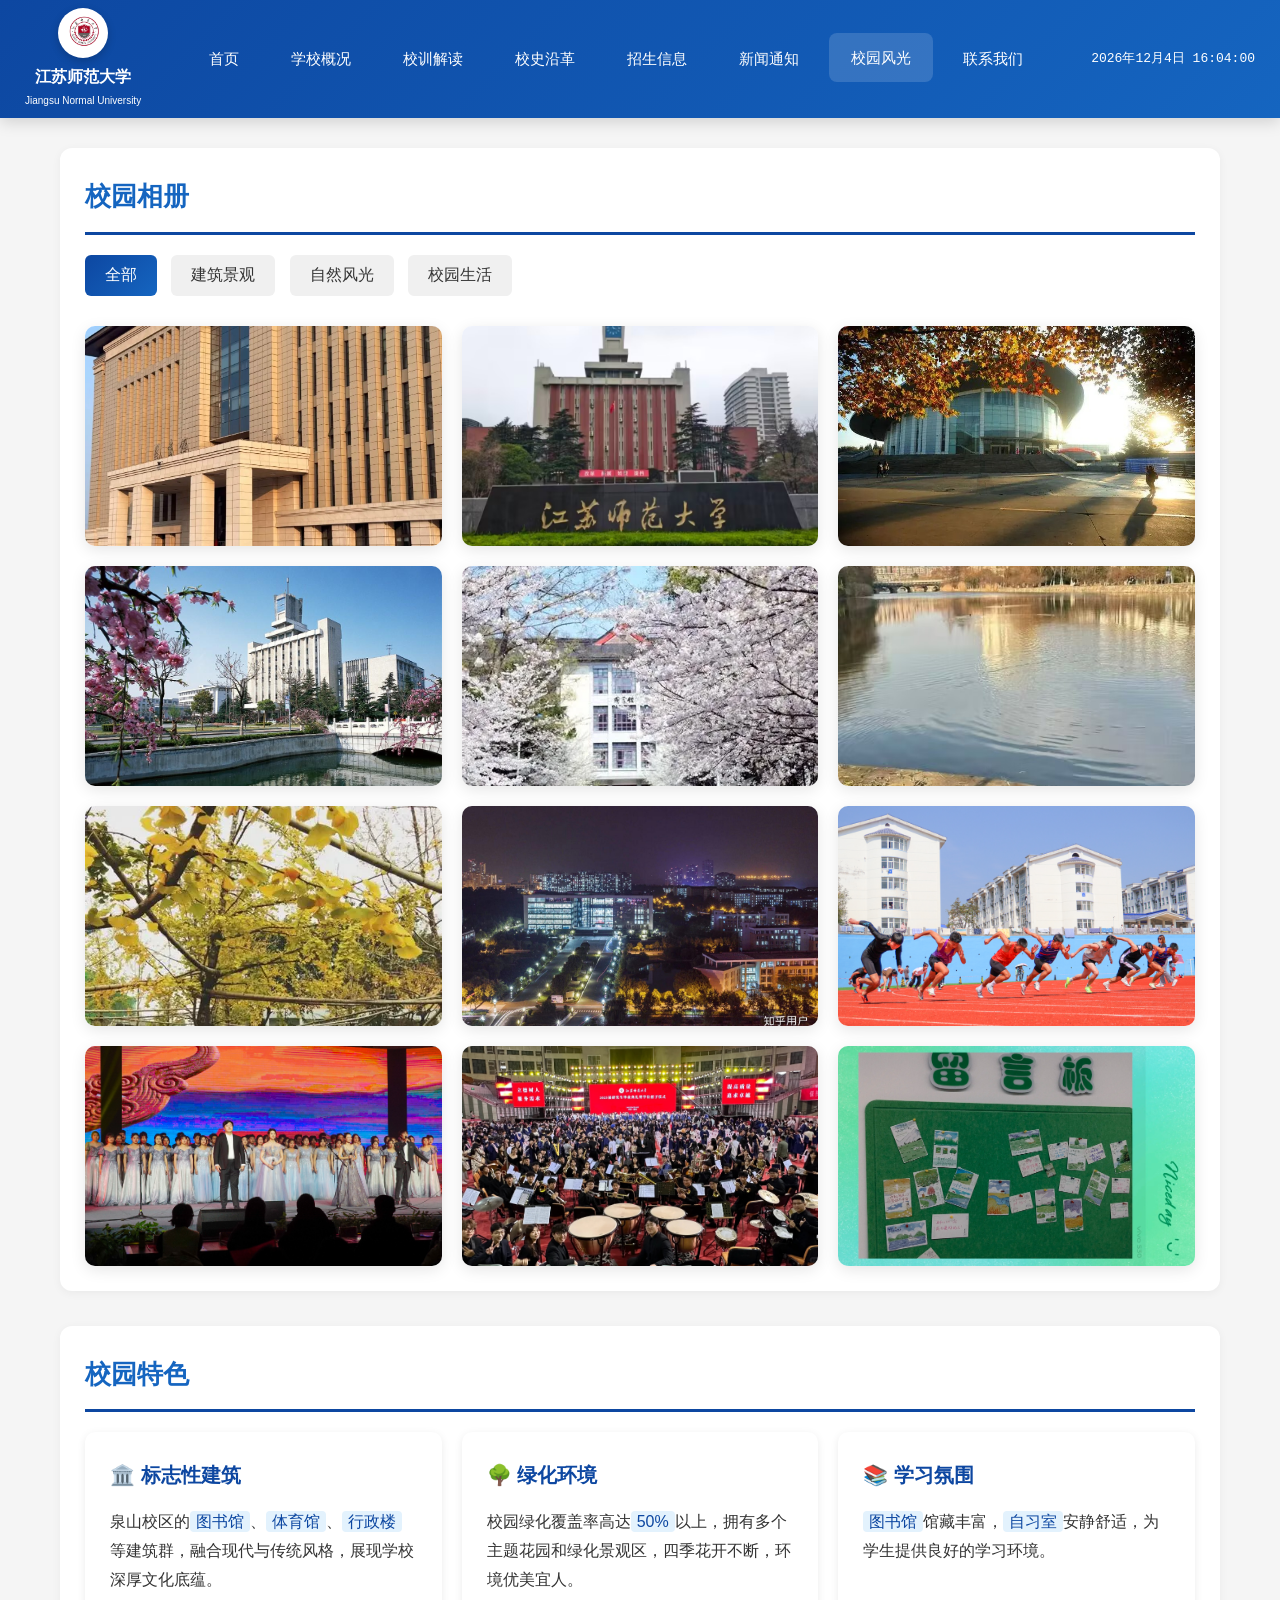
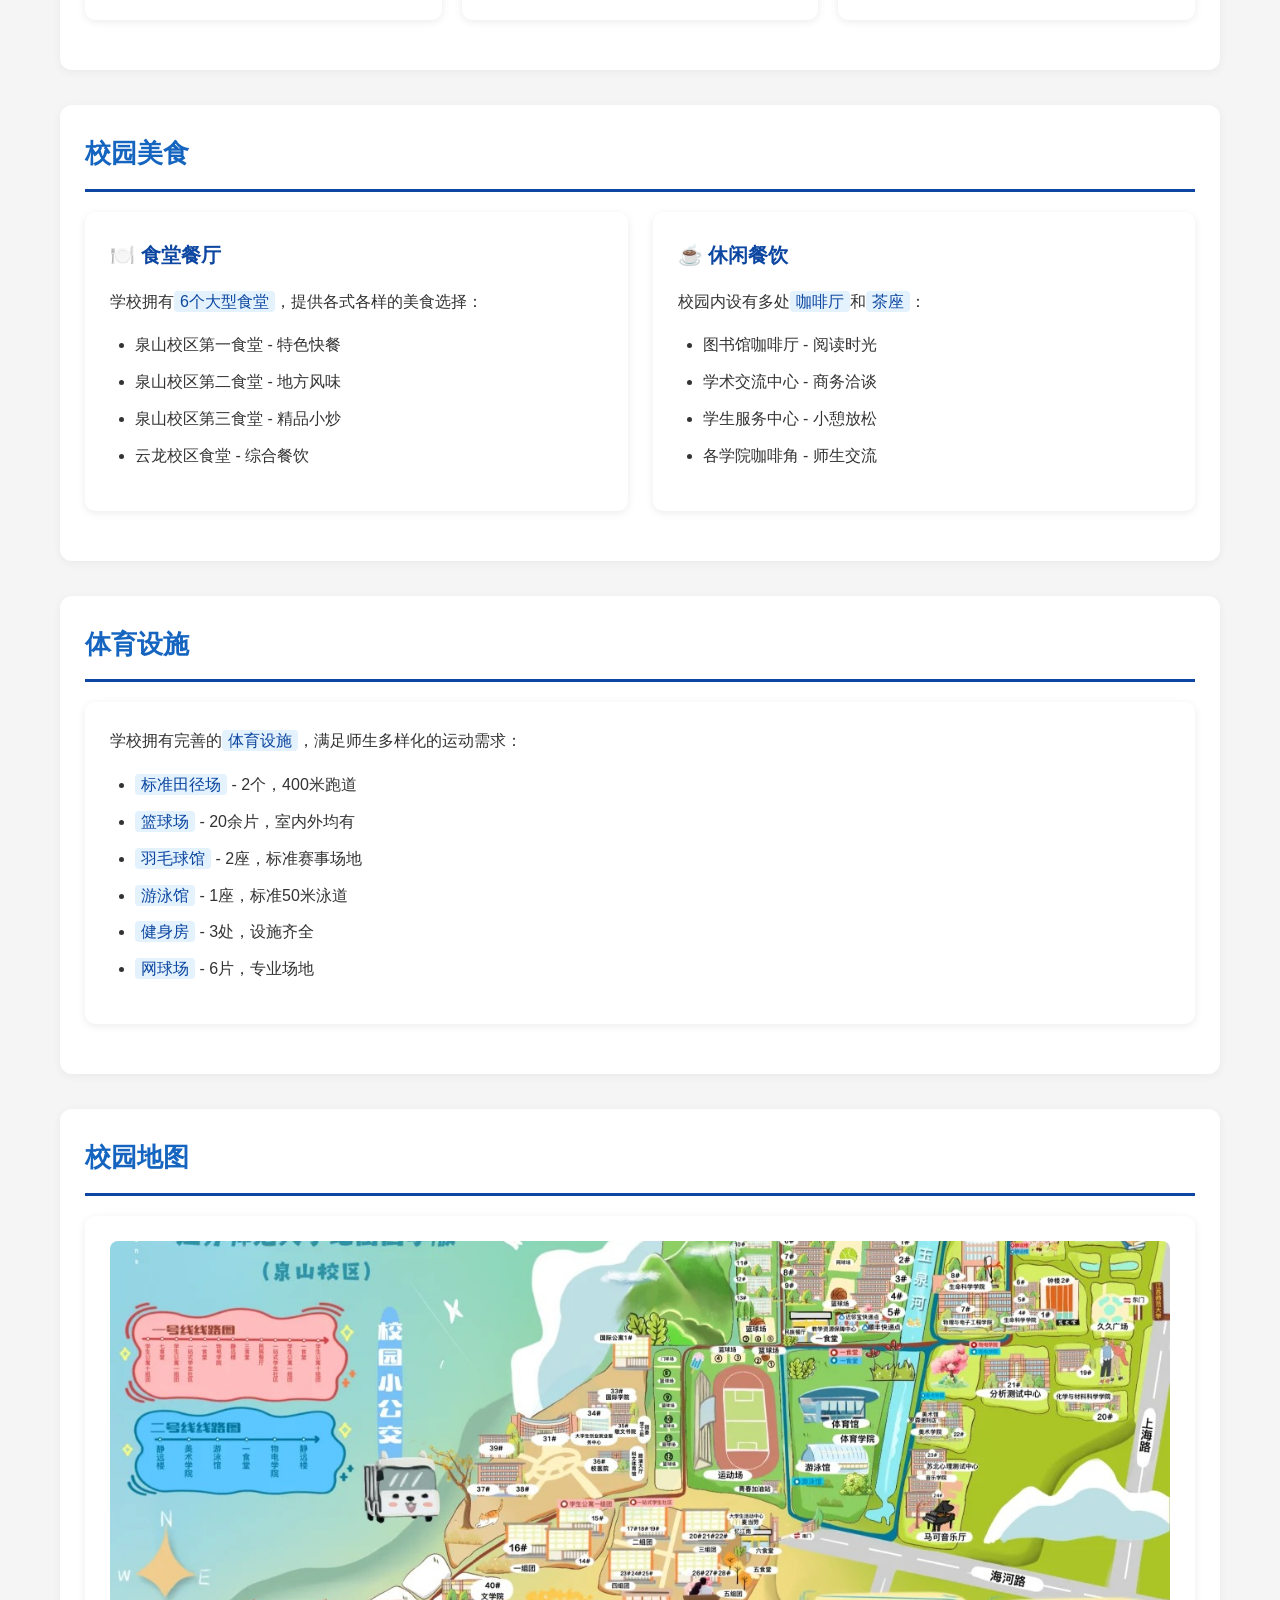
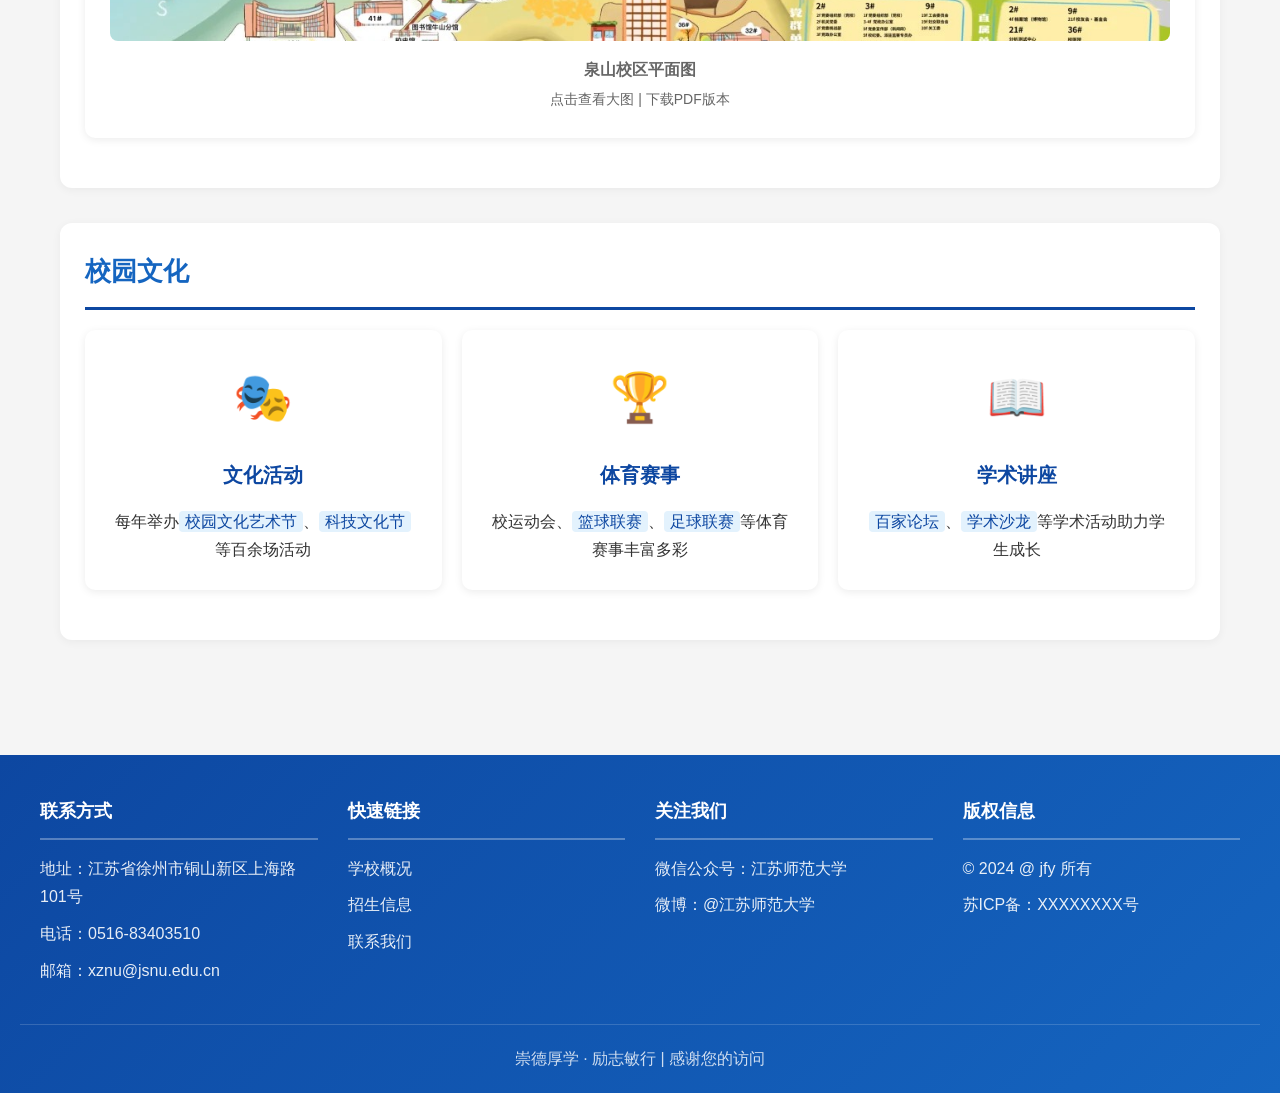
<file: pages/campus.html>
<!doctype html>
<html lang="zh-CN">
  <head>
    <meta charset="UTF-8" />
    <meta name="viewport" content="width=device-width, initial-scale=1.0" />
    <title>校园风光 - 江苏师范大学</title>
    <link rel="stylesheet" href="../css/style.css" />
  </head>
  <body>
    <!-- 顶部导航栏 -->
    <header class="main-header">
      <div class="header-container">
        <!-- Logo区域 -->
        <div class="logo-section">
          <img
            src="../images/logo.png"
            alt="江苏师范大学校徽"
            onerror="
              this.style.background = 'linear-gradient(135deg,#0d47a1,#1565c0)';
              this.style.display = 'flex';
              this.style.alignItems = 'center';
              this.style.justifyContent = 'center';
              this.style.color = 'white';
              this.style.fontSize = '20px';
              this.textContent = '苏师大';
            "
          />
          <div>
            <h1 class="university-name">江苏师范大学</h1>
            <p class="university-name-en">Jiangsu Normal University</p>
          </div>
        </div>

        <!-- 导航菜单 -->
        <nav class="main-nav">
          <ul>
            <li><a href="../index.html">首页</a></li>
            <li><a href="about.html">学校概况</a></li>
            <li><a href="motto.html">校训解读</a></li>
            <li><a href="history.html">校史沿革</a></li>
            <li><a href="admissions.html">招生信息</a></li>
            <li><a href="news.html">新闻通知</a></li>
            <li><a href="campus.html" class="active">校园风光</a></li>
            <li><a href="contact.html">联系我们</a></li>
          </ul>
        </nav>

        <!-- 当前时间 -->
        <div class="current-time"></div>
      </div>
    </header>

    <!-- 主内容 -->
    <div class="container">
      <!-- 相册分类 -->
      <section>
        <h2>校园相册</h2>
        <div style="margin-bottom: 20px">
          <button
            class="btn active"
            id="filterAll"
            onclick="filterGallery('all')"
          >
            全部
          </button>
          <button
            class="btn"
            id="filterBuilding"
            onclick="filterGallery('building')"
          >
            建筑景观
          </button>
          <button
            class="btn"
            id="filterNature"
            onclick="filterGallery('nature')"
          >
            自然风光
          </button>
          <button class="btn" id="filterLife" onclick="filterGallery('life')">
            校园生活
          </button>
        </div>

        <!-- 画廊网格 -->
        <div class="gallery-grid" id="galleryGrid">
          <!-- 建筑景观 -->
          <figure class="gallery-item" data-category="building" data-id="1">
            <img
              src="../images/campus/library.jpg"
              alt="图书馆全景"
              onerror="
                this.src =
                  'data:image/svg+xml,%3Csvg xmlns=%27http://www.w3.org/2000/svg%27 width=%27320%27 height=%27220%27 viewBox=%270 0 320 220%27%3E%3Crect fill=%27%23667eea%27 width=%27320%27 height=%27220%27/%3E%3Ctext x=%27160%27 y=%27110%27 font-size=%2732%27 text-anchor=%27middle%27 fill=%27white%27%3E📚%3C/text%3E%3C/svg%3E';
                this.style.objectFit = 'cover';
              "
            />
            <figcaption class="gallery-overlay">
              <h4>图书馆全景</h4>
              <p style="margin: 5px 0 0; font-size: 14px">
                现代化图书馆，馆藏丰富
              </p>
            </figcaption>
          </figure>
          <figure class="gallery-item" data-category="building" data-id="2">
            <img
              src="../images/campus/gate.jpg"
              alt="泉山校区大门"
              onerror="
                this.src =
                  'data:image/svg+xml,%3Csvg xmlns=%27http://www.w3.org/2000/svg%27 width=%27320%27 height=%27220%27 viewBox=%270 0 320 220%27%3E%3Crect fill=%27%231a5f7a%27 width=%27320%27 height=%27220%27/%3E%3Ctext x=%27160%27 y=%27110%27 font-size=%2732%27 text-anchor=%27middle%27 fill=%27white%27%3E🏛️%3C/text%3E%3C/svg%3E';
                this.style.objectFit = 'cover';
              "
            />
            <figcaption class="gallery-overlay">
              <h4>泉山校区大门</h4>
              <p style="margin: 5px 0 0; font-size: 14px">学校标志性入口</p>
            </figcaption>
          </figure>
          <figure class="gallery-item" data-category="building" data-id="3">
            <img
              src="../images/campus/gym.jpg"
              alt="体育馆"
              onerror="
                this.src =
                  'data:image/svg+xml,%3Csvg xmlns=%27http://www.w3.org/2000/svg%27 width=%27320%27 height=%27220%27 viewBox=%270 0 320 220%27%3E%3Crect fill=%27%23f093fb%27 width=%27320%27 height=%27220%27/%3E%3Ctext x=%27160%27 y=%27110%27 font-size=%2732%27 text-anchor=%27middle%27 fill=%27white%27%3E🏟️%3C/text%3E%3C/svg%3E';
                this.style.objectFit = 'cover';
              "
            />
            <figcaption class="gallery-overlay">
              <h4>体育馆</h4>
              <p style="margin: 5px 0 0; font-size: 14px">
                室内体育馆，设施完善
              </p>
            </figcaption>
          </figure>
          <figure class="gallery-item" data-category="building" data-id="4">
            <img
              src="../images/campus/admin.jpg"
              alt="行政楼"
              onerror="
                this.src =
                  'data:image/svg+xml,%3Csvg xmlns=%27http://www.w3.org/2000/svg%27 width=%27320%27 height=%27220%27 viewBox=%270 0 320 220%27%3E%3Crect fill=%27%234facfe%27 width=%27320%27 height=%27220%27/%3E%3Ctext x=%27160%27 y=%27110%27 font-size=%2732%27 text-anchor=%27middle%27 fill=%27white%27%3E🏢%3C/text%3E%3C/svg%3E';
                this.style.objectFit = 'cover';
              "
            />
            <figcaption class="gallery-overlay">
              <h4>行政楼</h4>
              <p style="margin: 5px 0 0; font-size: 14px">学校行政办公中心</p>
            </figcaption>
          </figure>

          <!-- 自然风光 -->
          <figure class="gallery-item" data-category="nature" data-id="5">
            <img
              src="../images/campus/sakura.jpg"
              alt="樱花大道"
              onerror="
                this.src =
                  'data:image/svg+xml,%3Csvg xmlns=%27http://www.w3.org/2000/svg%27 width=%27320%27 height=%27220%27 viewBox=%270 0 320 220%27%3E%3Crect fill=%27%23fa709a%27 width=%27320%27 height=%27220%27/%3E%3Ctext x=%27160%27 y=%27110%27 font-size=%2732%27 text-anchor=%27middle%27 fill=%27white%27%3E🌸%3C/text%3E%3C/svg%3E';
                this.style.objectFit = 'cover';
              "
            />
            <figcaption class="gallery-overlay">
              <h4>樱花大道</h4>
              <p style="margin: 5px 0 0; font-size: 14px">春天最美赏樱地点</p>
            </figcaption>
          </figure>
          <figure class="gallery-item" data-category="nature" data-id="6">
            <img
              src="../images/campus/lake.jpg"
              alt="湖边风光"
              onerror="
                this.src =
                  'data:image/svg+xml,%3Csvg xmlns=%27http://www.w3.org/2000/svg%27 width=%27320%27 height=%27220%27 viewBox=%270 0 320 220%27%3E%3Crect fill=%27%2343e97b%27 width=%27320%27 height=%27220%27/%3E%3Ctext x=%27160%27 y=%27110%27 font-size=%2732%27 text-anchor=%27middle%27 fill=%27white%27%3E🌊%3C/text%3E%3C/svg%3E';
                this.style.objectFit = 'cover';
              "
            />
            <figcaption class="gallery-overlay">
              <h4>湖边风光</h4>
              <p style="margin: 5px 0 0; font-size: 14px">静湖美景，波光粼粼</p>
            </figcaption>
          </figure>
          <figure class="gallery-item" data-category="nature" data-id="7">
            <img
              src="../images/campus/ginkgo.jpg"
              alt="银杏林"
              onerror="
                this.src =
                  'data:image/svg+xml,%3Csvg xmlns=%27http://www.w3.org/2000/svg%27 width=%27320%27 height=%27220%27 viewBox=%270 0 320 220%27%3E%3Crect fill=%27%23e0c3fc%27 width=%27320%27 height=%27220%27/%3E%3Ctext x=%27160%27 y=%27110%27 font-size=%2732%27 text-anchor=%27middle%27 fill=%27white%27%3E🍂%3C/text%3E%3C/svg%3E';
                this.style.objectFit = 'cover';
              "
            />
            <figcaption class="gallery-overlay">
              <h4>银杏林</h4>
              <p style="margin: 5px 0 0; font-size: 14px">秋天金黄一片</p>
            </figcaption>
          </figure>
          <figure class="gallery-item" data-category="nature" data-id="8">
            <img
              src="../images/campus/night.jpg"
              alt="校园夜景"
              onerror="
                this.src =
                  'data:image/svg+xml,%3Csvg xmlns=%27http://www.w3.org/2000/svg%27 width=%27320%27 height=%27220%27 viewBox=%270 0 320 220%27%3E%3Crect fill=%27%230c3483%27 width=%27320%27 height=%27220%27/%3E%3Ctext x=%27160%27 y=%27110%27 font-size=%2732%27 text-anchor=%27middle%27 fill=%27white%27%3E🌙%3C/text%3E%3C/svg%3E';
                this.style.objectFit = 'cover';
              "
            />
            <figcaption class="gallery-overlay">
              <h4>校园夜景</h4>
              <p style="margin: 5px 0 0; font-size: 14px">灯火阑珊，宁静美丽</p>
            </figcaption>
          </figure>

          <!-- 校园生活 -->
          <figure class="gallery-item" data-category="life" data-id="9">
            <img
              src="../images/campus/sports.jpg"
              alt="运动会精彩瞬间"
              onerror="
                this.src =
                  'data:image/svg+xml,%3Csvg xmlns=%27http://www.w3.org/2000/svg%27 width=%27320%27 height=%27220%27 viewBox=%270 0 320 220%27%3E%3Crect fill=%27%23ff0844%27 width=%27320%27 height=%27220%27/%3E%3Ctext x=%27160%27 y=%27110%27 font-size=%2732%27 text-anchor=%27middle%27 fill=%27white%27%3E🏃%3C/text%3E%3C/svg%3E';
                this.style.objectFit = 'cover';
              "
            />
            <figcaption class="gallery-overlay">
              <h4>运动会精彩瞬间</h4>
              <p style="margin: 5px 0 0; font-size: 14px">青春与活力</p>
            </figcaption>
          </figure>
          <figure class="gallery-item" data-category="life" data-id="10">
            <img
              src="../images/campus/gala.jpg"
              alt="文艺晚会"
              onerror="
                this.src =
                  'data:image/svg+xml,%3Csvg xmlns=%27http://www.w3.org/2000/svg%27 width=%27320%27 height=%27220%27 viewBox=%270 0 320 220%27%3E%3Crect fill=%27%23a8edea%27 width=%27320%27 height=%27220%27/%3E%3Ctext x=%27160%27 y=%27110%27 font-size=%2732%27 text-anchor=%27middle%27 fill=%27white%27%3E🎭%3C/text%3E%3C/svg%3E';
                this.style.objectFit = 'cover';
              "
            />
            <figcaption class="gallery-overlay">
              <h4>文艺晚会</h4>
              <p style="margin: 5px 0 0; font-size: 14px">精彩纷呈的演出</p>
            </figcaption>
          </figure>
          <figure class="gallery-item" data-category="life" data-id="11">
            <img
              src="../images/campus/graduation.jpg"
              alt="毕业典礼"
              onerror="
                this.src =
                  'data:image/svg+xml,%3Csvg xmlns=%27http://www.w3.org/2000/svg%27 width=%27320%27 height=%27220%27 viewBox=%270 0 320 220%27%3E%3Crect fill=%27%23d299c2%27 width=%27320%27 height=%27220%27/%3E%3Ctext x=%27160%27 y=%27110%27 font-size=%2732%27 text-anchor=%27middle%27 fill=%27white%27%3E🎓%3C/text%3E%3C/svg%3E';
                this.style.objectFit = 'cover';
              "
            />
            <figcaption class="gallery-overlay">
              <h4>毕业典礼</h4>
              <p style="margin: 5px 0 0; font-size: 14px">人生新起点</p>
            </figcaption>
          </figure>
          <figure class="gallery-item" data-category="life" data-id="12">
            <img
              src="../images/campus/club.jpg"
              alt="社团活动"
              onerror="
                this.src =
                  'data:image/svg+xml,%3Csvg xmlns=%27http://www.w3.org/2000/svg%27 width=%27320%27 height=%27220%27 viewBox=%270 0 320 220%27%3E%3Crect fill=%27%2389f7fe%27 width=%27320%27 height=%27220%27/%3E%3Ctext x=%27160%27 y=%27110%27 font-size=%2732%27 text-anchor=%27middle%27 fill=%27white%27%3E🎨%3C/text%3E%3C/svg%3E';
                this.style.objectFit = 'cover';
              "
            />
            <figcaption class="gallery-overlay">
              <h4>社团活动</h4>
              <p style="margin: 5px 0 0; font-size: 14px">丰富多彩的校园生活</p>
            </figcaption>
          </figure>
        </div>
      </section>

      <!-- 校园特色介绍 -->
      <section class="mt-20">
        <h2>校园特色</h2>
        <div class="grid-3">
          <article class="card">
            <h3>🏛️ 标志性建筑</h3>
            <p>
              泉山校区的<mark>图书馆</mark>、<mark>体育馆</mark>、<mark>行政楼</mark>等建筑群，融合现代与传统风格，展现学校深厚文化底蕴。
            </p>
          </article>
          <article class="card">
            <h3>🌳 绿化环境</h3>
            <p>
              校园绿化覆盖率高达<mark>50%</mark>以上，拥有多个主题花园和绿化景观区，四季花开不断，环境优美宜人。
            </p>
          </article>
          <article class="card">
            <h3>📚 学习氛围</h3>
            <p>
              <mark>图书馆</mark
              >馆藏丰富，<mark>自习室</mark>安静舒适，为学生提供良好的学习环境。
            </p>
          </article>
        </div>
      </section>

      <!-- 校园美食 -->
      <section class="mt-20">
        <h2>校园美食</h2>
        <div class="grid-2">
          <article class="card">
            <h3>🍽️ 食堂餐厅</h3>
            <p>学校拥有<mark>6个大型食堂</mark>，提供各式各样的美食选择：</p>
            <ul>
              <li>泉山校区第一食堂 - 特色快餐</li>
              <li>泉山校区第二食堂 - 地方风味</li>
              <li>泉山校区第三食堂 - 精品小炒</li>
              <li>云龙校区食堂 - 综合餐饮</li>
            </ul>
          </article>
          <article class="card">
            <h3>☕ 休闲餐饮</h3>
            <p>校园内设有多处<mark>咖啡厅</mark>和<mark>茶座</mark>：</p>
            <ul>
              <li>图书馆咖啡厅 - 阅读时光</li>
              <li>学术交流中心 - 商务洽谈</li>
              <li>学生服务中心 - 小憩放松</li>
              <li>各学院咖啡角 - 师生交流</li>
            </ul>
          </article>
        </div>
      </section>

      <!-- 体育设施 -->
      <section class="mt-20">
        <h2>体育设施</h2>
        <article>
          <p>学校拥有完善的<mark>体育设施</mark>，满足师生多样化的运动需求：</p>
          <ul>
            <li><mark>标准田径场</mark> - 2个，400米跑道</li>
            <li><mark>篮球场</mark> - 20余片，室内外均有</li>
            <li><mark>羽毛球馆</mark> - 2座，标准赛事场地</li>
            <li><mark>游泳馆</mark> - 1座，标准50米泳道</li>
            <li><mark>健身房</mark> - 3处，设施齐全</li>
            <li><mark>网球场</mark> - 6片，专业场地</li>
          </ul>
        </article>
      </section>

      <!-- 校园地图 -->
      <section class="mt-20">
        <h2>校园地图</h2>
        <article class="card">
          <figure id="campusMap" style="margin: 0; position: relative">
            <img
              src="../images/map.jpg"
              alt="江苏师范大学泉山校区平面图"
              style="
                width: 100%;
                height: 400px;
                object-fit: cover;
                border-radius: 8px;
              "
              onerror="
                this.style.display = 'none';
                this.nextElementSibling.style.display = 'flex';
              "
            />
            <div
              id="mapPlaceholder"
              style="
                display: none;
                background: linear-gradient(135deg, #0d47a1, #1565c0);
                height: 400px;
                border-radius: 8px;
                align-items: center;
                justify-content: center;
                color: white;
                font-size: 80px;
              "
            >
              🗺️
            </div>
            <figcaption
              style="text-align: center; margin-top: 15px; color: #666"
            >
              <strong>泉山校区平面图</strong><br />
              <span style="font-size: 14px">
                <a href="javascript:void(0);" onclick="showMapInfo()"
                  >点击查看大图</a
                >
                |
                <a href="javascript:void(0);" onclick="downloadMap()"
                  >下载PDF版本</a
                >
              </span>
            </figcaption>
          </figure>
        </article>
      </section>

      <!-- 校园文化 -->
      <section class="mt-20">
        <h2>校园文化</h2>
        <div class="grid-3">
          <article class="card text-center">
            <div style="font-size: 48px; margin-bottom: 15px">🎭</div>
            <h3>文化活动</h3>
            <p>
              每年举办<mark>校园文化艺术节</mark>、<mark>科技文化节</mark>等百余场活动
            </p>
          </article>
          <article class="card text-center">
            <div style="font-size: 48px; margin-bottom: 15px">🏆</div>
            <h3>体育赛事</h3>
            <p>
              校运动会、<mark>篮球联赛</mark>、<mark>足球联赛</mark>等体育赛事丰富多彩
            </p>
          </article>
          <article class="card text-center">
            <div style="font-size: 48px; margin-bottom: 15px">📖</div>
            <h3>学术讲座</h3>
            <p>
              <mark>百家论坛</mark>、<mark>学术沙龙</mark>等学术活动助力学生成长
            </p>
          </article>
        </div>
      </section>
    </div>

    <!-- 页脚 -->
    <footer>
      <div class="footer-content">
        <div class="footer-section">
          <h4>联系方式</h4>
          <p>地址：江苏省徐州市铜山新区上海路101号</p>
          <p>电话：0516-83403510</p>
          <p>邮箱：xznu@jsnu.edu.cn</p>
        </div>
        <div class="footer-section">
          <h4>快速链接</h4>
          <ul style="list-style: none; padding: 0">
            <li><a href="about.html">学校概况</a></li>
            <li><a href="admissions.html">招生信息</a></li>
            <li><a href="contact.html">联系我们</a></li>
          </ul>
        </div>
        <div class="footer-section">
          <h4>关注我们</h4>
          <p>微信公众号：江苏师范大学</p>
          <p>微博：@江苏师范大学</p>
        </div>
        <div class="footer-section">
          <h4>版权信息</h4>
          <p>© 2024 @ jfy 所有</p>
          <p>苏ICP备：XXXXXXXX号</p>
        </div>
      </div>
      <div class="footer-bottom">
        <p>崇德厚学 · 励志敏行 | 感谢您的访问</p>
      </div>
    </footer>

    <style>
      /* 按钮激活状态特定样式 */
      .btn.active {
        background: linear-gradient(135deg, #0d47a1, #1565c0);
        color: white;
      }
    </style>

    <script src="../js/main.js"></script>
    <script>
      // 简化版图片筛选
      function filterGallery(cat) {
        var items = document.querySelectorAll(".gallery-item");
        for (var i = 0; i < items.length; i++) {
          var itemCat = items[i].getAttribute("data-category");
          items[i].style.display =
            cat === "all" || itemCat === cat ? "block" : "none";
        }
        document.querySelectorAll(".btn").forEach(function (b) {
          b.classList.remove("active");
        });
        document
          .getElementById("filter" + cat.charAt(0).toUpperCase() + cat.slice(1))
          .classList.add("active");
      }

      // 图片点击查看
      function showGalleryItem(el) {
        var img = el.querySelector("img");
        var title = el.querySelector("h4").textContent;
        var desc = el.querySelector("p").textContent;
        alert("📷 " + title + "\n\n📝 " + desc);
      }

      // 地图功能
      function showMapInfo() {
        alert(
          "🗺️ 江苏师范大学泉山校区平面图\n\n� 主要建筑：图书馆、体育馆、行政楼、教学楼等",
        );
      }

      function downloadMap() {
        alert("⚠️ 地图下载功能\n请联系学校获取PDF版本\n电话：0516-83403510");
      }

      // 初始化
      document.addEventListener("DOMContentLoaded", function () {
        document.querySelectorAll(".gallery-item").forEach(function (item) {
          item.style.cursor = "pointer";
          item.addEventListener("click", function () {
            showGalleryItem(this);
          });
        });
        filterGallery("all");
      });
    </script>
  </body>
</html>
</file>
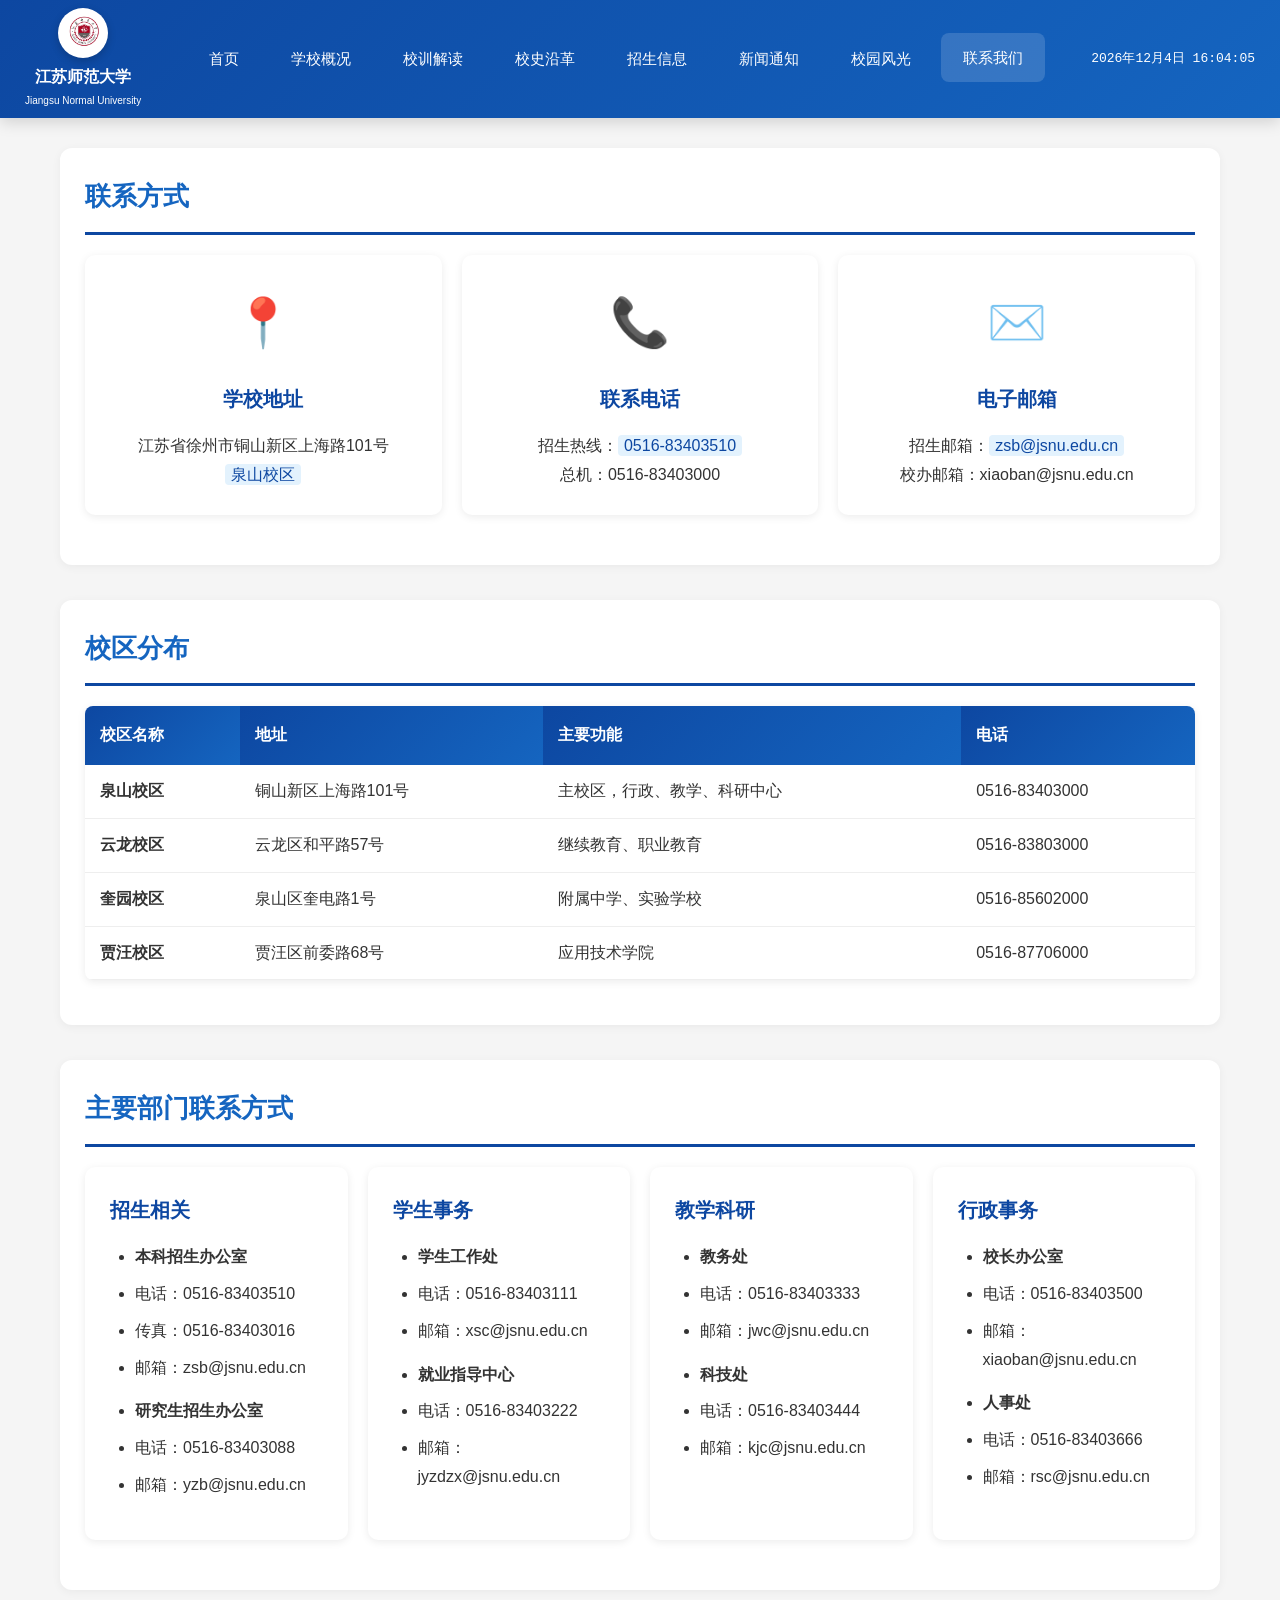
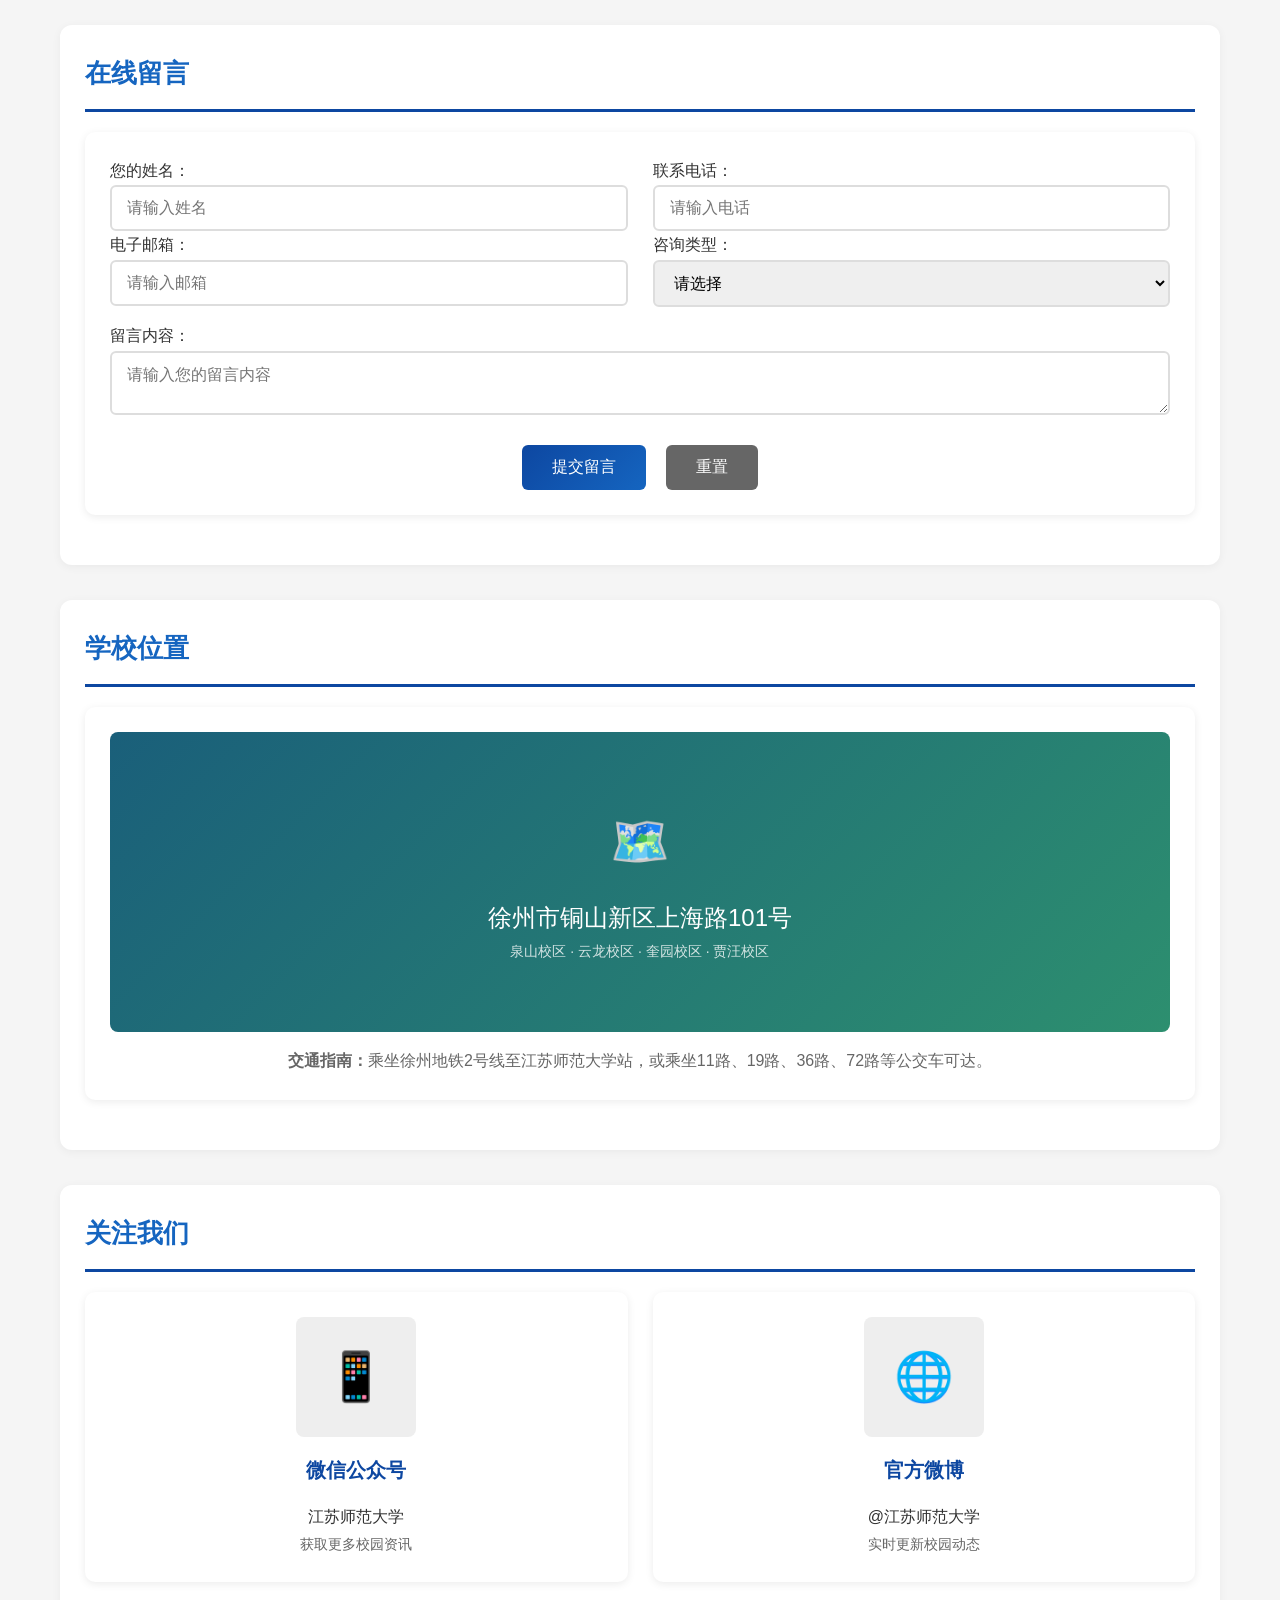
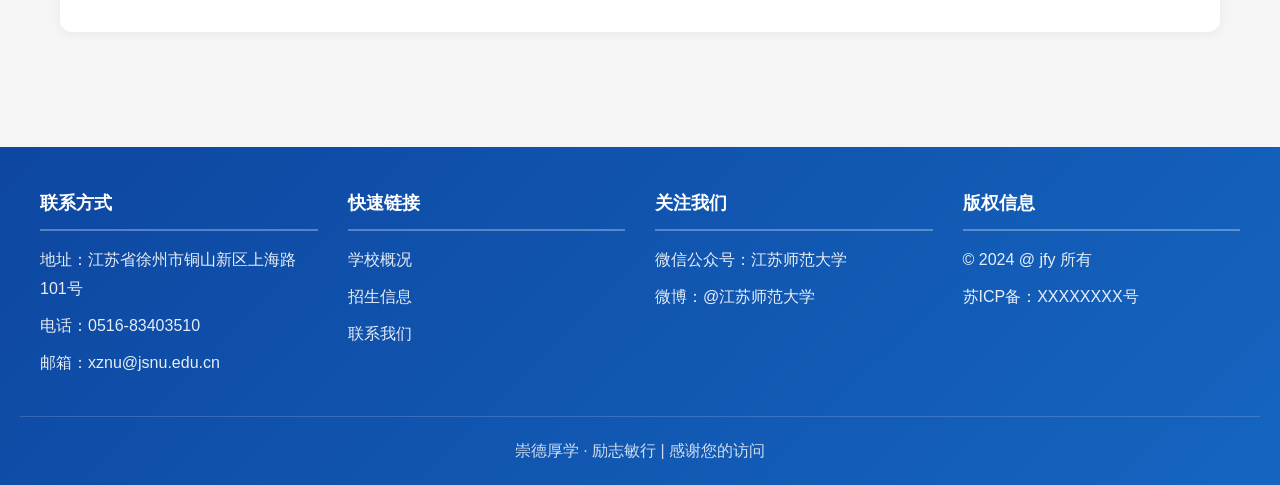
<file: pages/contact.html>
<!doctype html>
<html lang="zh-CN">
  <head>
    <meta charset="UTF-8" />
    <meta name="viewport" content="width=device-width, initial-scale=1.0" />
    <title>联系我们 - 江苏师范大学</title>
    <link rel="stylesheet" href="../css/style.css" />
  </head>
  <body>
    <!-- 顶部导航栏 -->
    <header class="main-header">
      <div class="header-container">
        <!-- Logo区域 -->
        <div class="logo-section">
          <img
            src="../images/logo.png"
            alt="江苏师范大学校徽"
            onerror="
              this.style.background = 'linear-gradient(135deg,#0d47a1,#1565c0)';
              this.style.display = 'flex';
              this.style.alignItems = 'center';
              this.style.justifyContent = 'center';
              this.style.color = 'white';
              this.style.fontSize = '20px';
              this.textContent = '苏师大';
            "
          />
          <div>
            <h1 class="university-name">江苏师范大学</h1>
            <p class="university-name-en">Jiangsu Normal University</p>
          </div>
        </div>

        <!-- 导航菜单 -->
        <nav class="main-nav">
          <ul>
            <li><a href="../index.html">首页</a></li>
            <li><a href="about.html">学校概况</a></li>
            <li><a href="motto.html">校训解读</a></li>
            <li><a href="history.html">校史沿革</a></li>
            <li><a href="admissions.html">招生信息</a></li>
            <li><a href="news.html">新闻通知</a></li>
            <li><a href="campus.html">校园风光</a></li>
            <li><a href="contact.html" class="active">联系我们</a></li>
          </ul>
        </nav>

        <!-- 当前时间 -->
        <div class="current-time"></div>
      </div>
    </header>

    <!-- 主内容 -->
    <div class="container">
      <!-- 联系方式总览 -->
      <section>
        <h2>联系方式</h2>
        <div class="grid-3">
          <article class="card text-center">
            <div style="font-size: 48px; margin-bottom: 15px">📍</div>
            <h3>学校地址</h3>
            <p>江苏省徐州市铜山新区上海路101号</p>
            <p><mark>泉山校区</mark></p>
          </article>
          <article class="card text-center">
            <div style="font-size: 48px; margin-bottom: 15px">📞</div>
            <h3>联系电话</h3>
            <p>招生热线：<mark>0516-83403510</mark></p>
            <p>总机：0516-83403000</p>
          </article>
          <article class="card text-center">
            <div style="font-size: 48px; margin-bottom: 15px">✉️</div>
            <h3>电子邮箱</h3>
            <p>招生邮箱：<mark>zsb@jsnu.edu.cn</mark></p>
            <p>校办邮箱：xiaoban@jsnu.edu.cn</p>
          </article>
        </div>
      </section>

      <!-- 校区分布 -->
      <section class="mt-20">
        <h2>校区分布</h2>
        <table>
          <thead>
            <tr>
              <th>校区名称</th>
              <th>地址</th>
              <th>主要功能</th>
              <th>电话</th>
            </tr>
          </thead>
          <tbody id="campusTable">
            <!-- JS动态生成 -->
          </tbody>
        </table>
      </section>

      <!-- 主要部门联系方式 -->
      <section class="mt-20">
        <h2>主要部门联系方式</h2>
        <div class="grid-4">
          <article class="card">
            <h3>招生相关</h3>
            <ul>
              <li><strong>本科招生办公室</strong></li>
              <li>电话：0516-83403510</li>
              <li>传真：0516-83403016</li>
              <li>邮箱：zsb@jsnu.edu.cn</li>
            </ul>
            <ul style="margin-top: 15px">
              <li><strong>研究生招生办公室</strong></li>
              <li>电话：0516-83403088</li>
              <li>邮箱：yzb@jsnu.edu.cn</li>
            </ul>
          </article>
          <article class="card">
            <h3>学生事务</h3>
            <ul>
              <li><strong>学生工作处</strong></li>
              <li>电话：0516-83403111</li>
              <li>邮箱：xsc@jsnu.edu.cn</li>
            </ul>
            <ul style="margin-top: 15px">
              <li><strong>就业指导中心</strong></li>
              <li>电话：0516-83403222</li>
              <li>邮箱：jyzdzx@jsnu.edu.cn</li>
            </ul>
          </article>
          <article class="card">
            <h3>教学科研</h3>
            <ul>
              <li><strong>教务处</strong></li>
              <li>电话：0516-83403333</li>
              <li>邮箱：jwc@jsnu.edu.cn</li>
            </ul>
            <ul style="margin-top: 15px">
              <li><strong>科技处</strong></li>
              <li>电话：0516-83403444</li>
              <li>邮箱：kjc@jsnu.edu.cn</li>
            </ul>
          </article>
          <article class="card">
            <h3>行政事务</h3>
            <ul>
              <li><strong>校长办公室</strong></li>
              <li>电话：0516-83403500</li>
              <li>邮箱：xiaoban@jsnu.edu.cn</li>
            </ul>
            <ul style="margin-top: 15px">
              <li><strong>人事处</strong></li>
              <li>电话：0516-83403666</li>
              <li>邮箱：rsc@jsnu.edu.cn</li>
            </ul>
          </article>
        </div>
      </section>

      <!-- 在线留言 -->
      <section class="mt-20">
        <h2>在线留言</h2>
        <article>
          <form id="contactForm">
            <div class="grid-2">
              <div>
                <label>您的姓名：</label>
                <input
                  type="text"
                  name="name"
                  placeholder="请输入姓名"
                  required
                />
              </div>
              <div>
                <label>联系电话：</label>
                <input
                  type="tel"
                  name="phone"
                  placeholder="请输入电话"
                  required
                />
              </div>
            </div>
            <div class="grid-2 mt-15">
              <div>
                <label>电子邮箱：</label>
                <input type="email" name="email" placeholder="请输入邮箱" />
              </div>
              <div>
                <label>咨询类型：</label>
                <select name="type" required>
                  <option value="">请选择</option>
                  <option value="招生咨询">招生咨询</option>
                  <option value="学生事务">学生事务</option>
                  <option value="教学科研">教学科研</option>
                  <option value="合作交流">合作交流</option>
                  <option value="意见建议">意见建议</option>
                  <option value="其他">其他</option>
                </select>
              </div>
            </div>
            <div style="margin-top: 15px">
              <label>留言内容：</label>
              <textarea
                name="message"
                placeholder="请输入您的留言内容"
                required
              ></textarea>
            </div>
            <div style="margin-top: 20px; text-align: center">
              <button type="submit">提交留言</button>
              <button type="reset" style="margin-left: 15px; background: #666">
                重置
              </button>
            </div>
          </form>
        </article>
      </section>

      <!-- 地理位置 -->
      <section class="mt-20">
        <h2>学校位置</h2>
        <article class="card">
          <div
            style="
              background: linear-gradient(135deg, #1a5f7a, #2d8f6f);
              height: 300px;
              border-radius: 8px;
              display: flex;
              align-items: center;
              justify-content: center;
              color: white;
              font-size: 24px;
            "
          >
            <div style="text-align: center">
              <p style="font-size: 48px; margin: 0">🗺️</p>
              <p style="margin: 10px 0 0">徐州市铜山新区上海路101号</p>
              <p style="font-size: 14px; opacity: 0.8">
                泉山校区 · 云龙校区 · 奎园校区 · 贾汪校区
              </p>
            </div>
          </div>
          <p style="margin-top: 15px; text-align: center; color: #666">
            <strong>交通指南：</strong
            >乘坐徐州地铁2号线至江苏师范大学站，或乘坐11路、19路、36路、72路等公交车可达。
          </p>
        </article>
      </section>

      <!-- 微信公众号 -->
      <section class="mt-20">
        <h2>关注我们</h2>
        <div class="grid-2">
          <article class="card text-center">
            <div
              style="
                width: 120px;
                height: 120px;
                background: #eee;
                border-radius: 8px;
                margin: 0 auto 15px;
                display: flex;
                align-items: center;
                justify-content: center;
                font-size: 48px;
              "
            >
              📱
            </div>
            <h3>微信公众号</h3>
            <p>江苏师范大学</p>
            <p style="color: #666; font-size: 14px">获取更多校园资讯</p>
          </article>
          <article class="card text-center">
            <div
              style="
                width: 120px;
                height: 120px;
                background: #eee;
                border-radius: 8px;
                margin: 0 auto 15px;
                display: flex;
                align-items: center;
                justify-content: center;
                font-size: 48px;
              "
            >
              🌐
            </div>
            <h3>官方微博</h3>
            <p>@江苏师范大学</p>
            <p style="color: #666; font-size: 14px">实时更新校园动态</p>
          </article>
        </div>
      </section>
    </div>

    <!-- 页脚 -->
    <footer>
      <div class="footer-content">
        <div class="footer-section">
          <h4>联系方式</h4>
          <p>地址：江苏省徐州市铜山新区上海路101号</p>
          <p>电话：0516-83403510</p>
          <p>邮箱：xznu@jsnu.edu.cn</p>
        </div>
        <div class="footer-section">
          <h4>快速链接</h4>
          <ul style="list-style: none; padding: 0">
            <li><a href="about.html">学校概况</a></li>
            <li><a href="admissions.html">招生信息</a></li>
            <li><a href="contact.html">联系我们</a></li>
          </ul>
        </div>
        <div class="footer-section">
          <h4>关注我们</h4>
          <p>微信公众号：江苏师范大学</p>
          <p>微博：@江苏师范大学</p>
        </div>
        <div class="footer-section">
          <h4>版权信息</h4>
          <p>© 2024 @ jfy 所有</p>
          <p>苏ICP备：XXXXXXXX号</p>
        </div>
      </div>
      <div class="footer-bottom">
        <p>崇德厚学 · 励志敏行 | 感谢您的访问</p>
      </div>
    </footer>

    <script src="../js/main.js"></script>
    <script>
      document.addEventListener("DOMContentLoaded", function () {
        // 校区表格数据
        const campusData = [
          {
            name: "泉山校区",
            address: "铜山新区上海路101号",
            function: "主校区，行政、教学、科研中心",
            phone: "0516-83403000",
          },
          {
            name: "云龙校区",
            address: "云龙区和平路57号",
            function: "继续教育、职业教育",
            phone: "0516-83803000",
          },
          {
            name: "奎园校区",
            address: "泉山区奎电路1号",
            function: "附属中学、实验学校",
            phone: "0516-85602000",
          },
          {
            name: "贾汪校区",
            address: "贾汪区前委路68号",
            function: "应用技术学院",
            phone: "0516-87706000",
          },
        ];

        const campusTable = document.getElementById("campusTable");
        if (campusTable) {
          let html = "";
          for (let i = 0; i < campusData.length; i++) {
            const item = campusData[i];
            html += "<tr>";
            html += "<td><strong>" + item.name + "</strong></td>";
            html += "<td>" + item.address + "</td>";
            html += "<td>" + item.function + "</td>";
            html += "<td>" + item.phone + "</td>";
            html += "</tr>";
          }
          campusTable.innerHTML = html;
        }

        // 表单提交
        const contactForm = document.getElementById("contactForm");
        if (contactForm) {
          contactForm.addEventListener("submit", function (e) {
            e.preventDefault();
            const formData = new FormData(this);
            const name = formData.get("name");
            const phone = formData.get("phone");
            const email = formData.get("email");
            const type = formData.get("type");
            const message = formData.get("message");

            if (name && phone && type && message) {
              alert("感谢您的留言！我们将尽快与您联系。");
              this.reset();
            }
          });
        }
      });
    </script>
  </body>
</html>
</file>
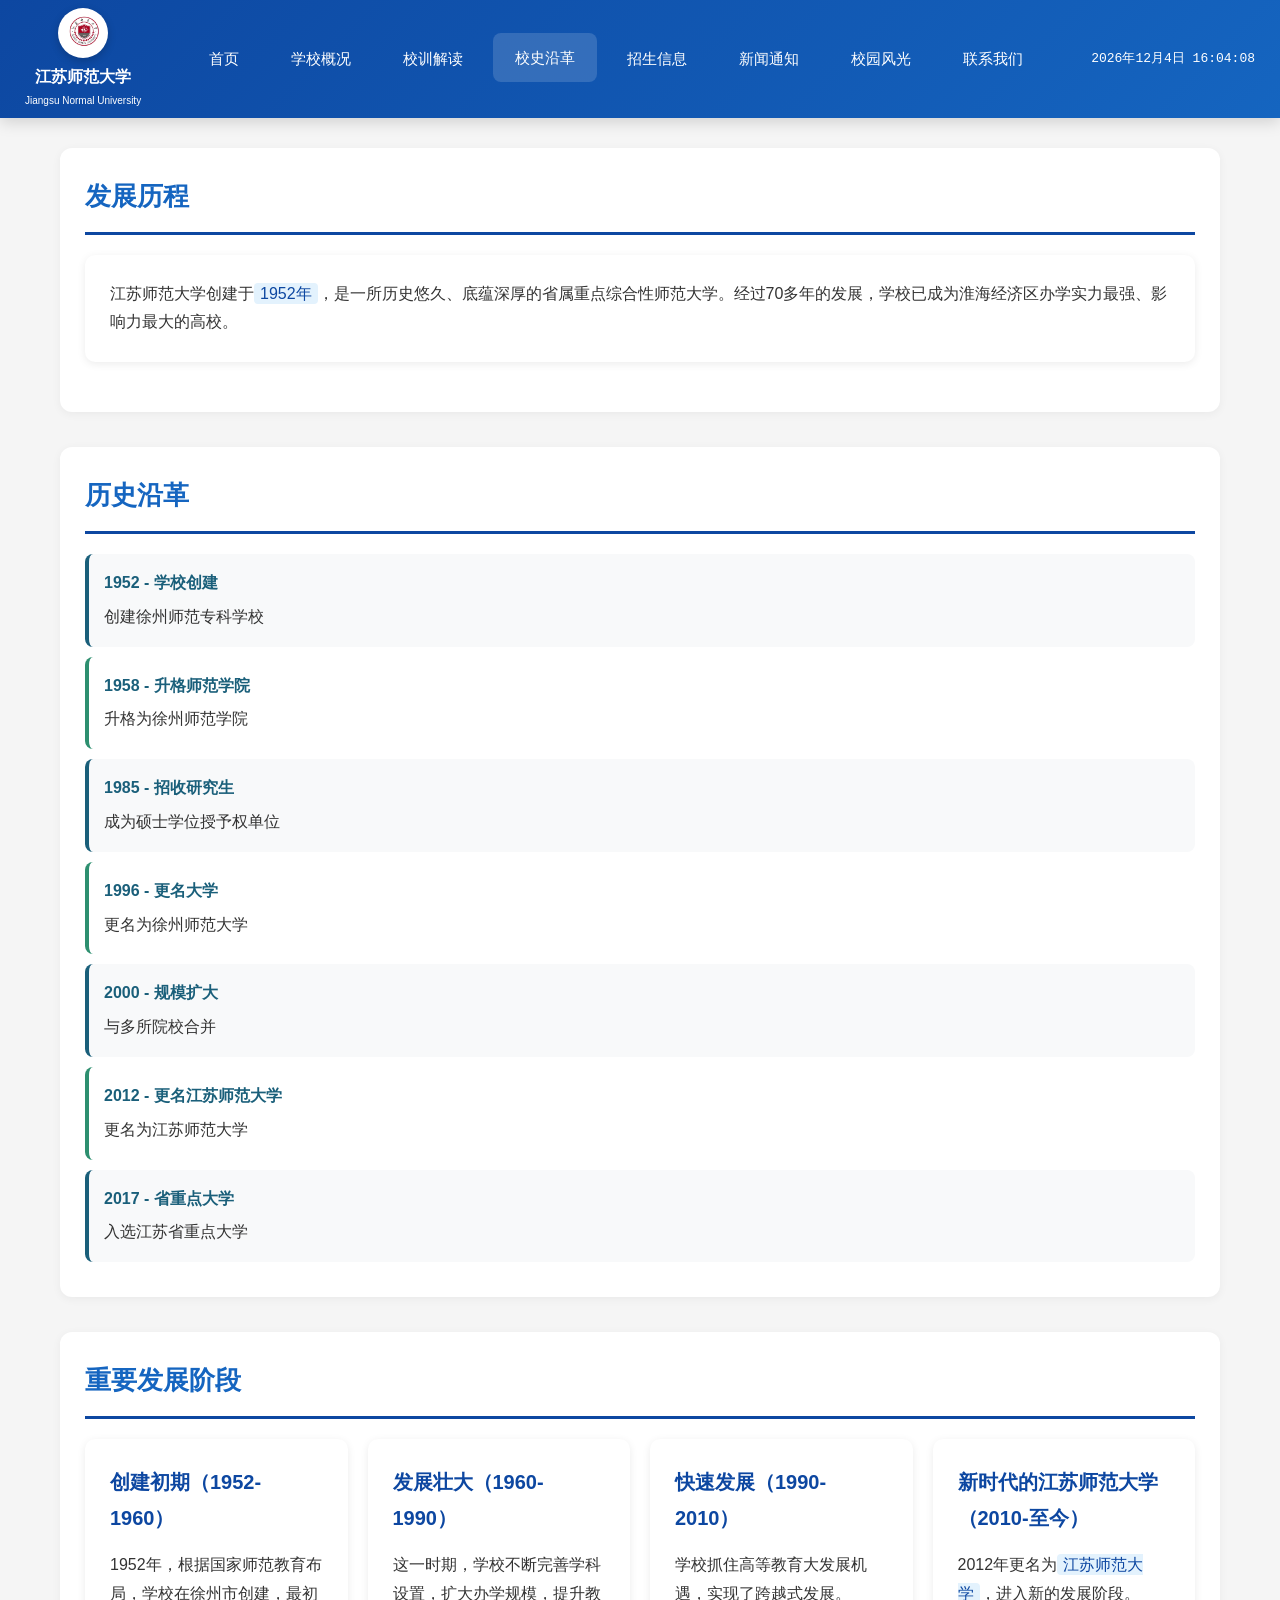
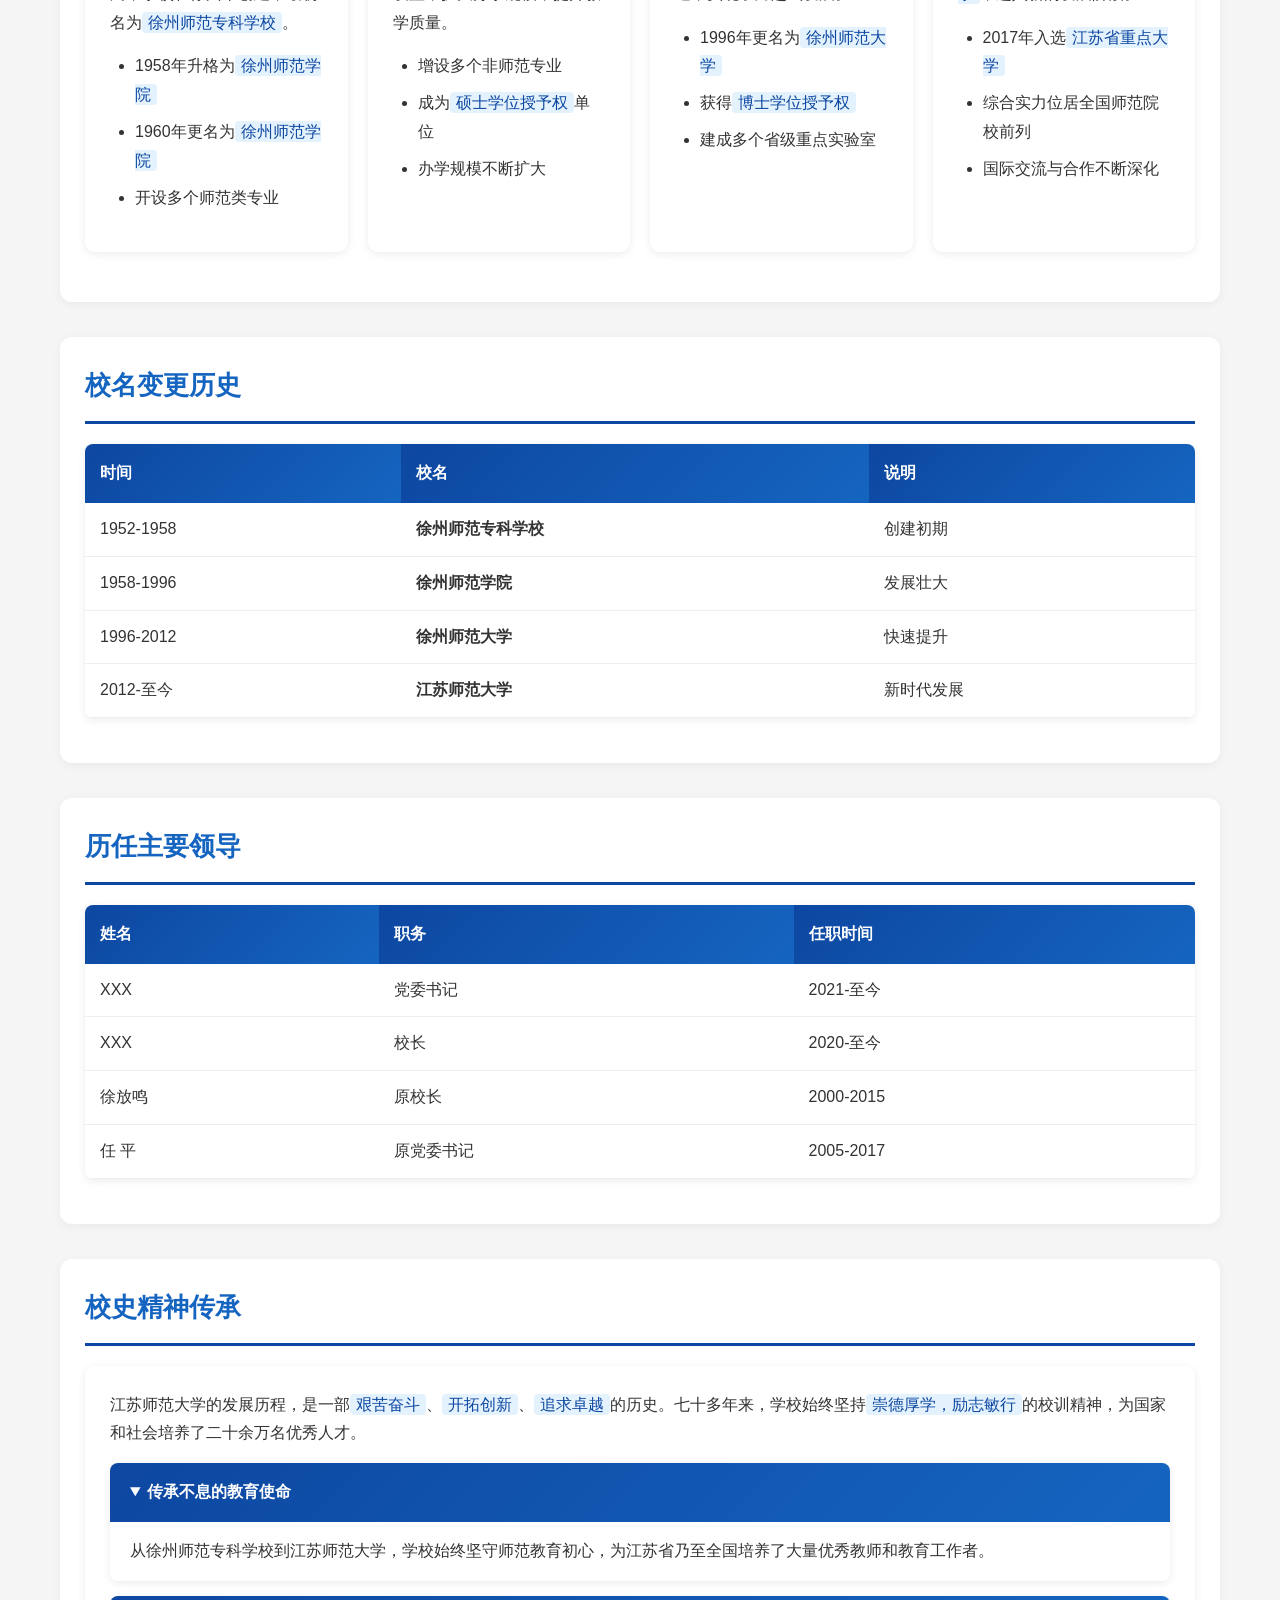
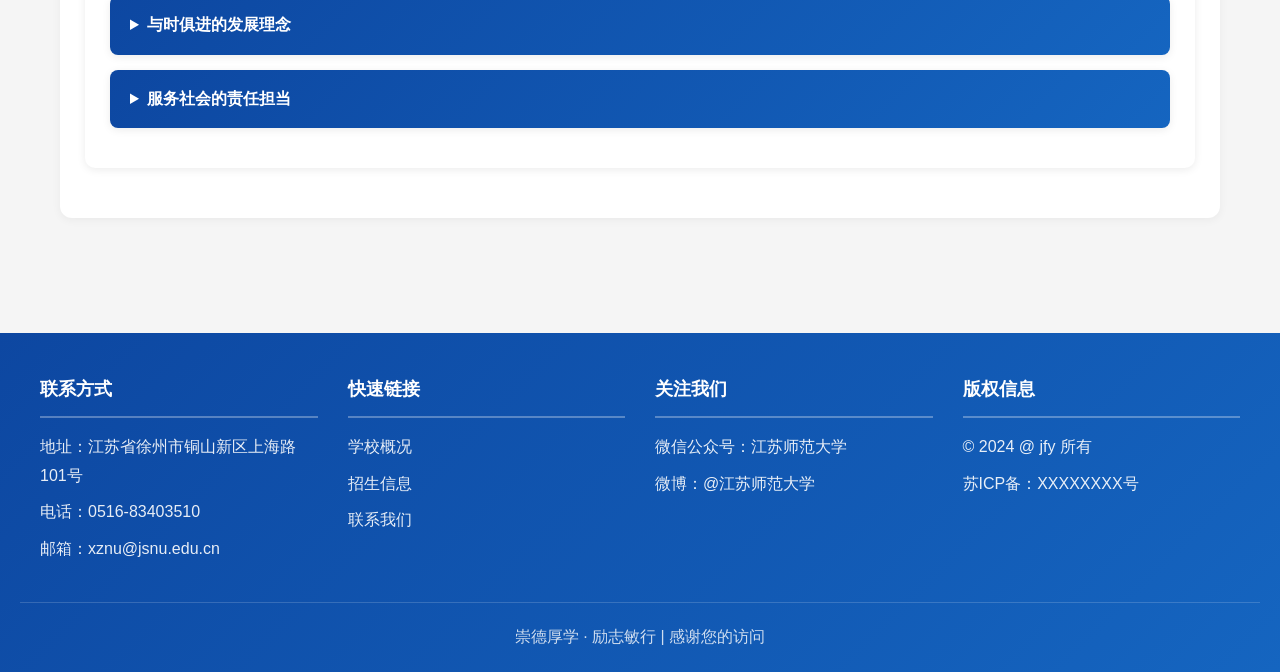
<file: pages/history.html>
<!doctype html>
<html lang="zh-CN">
  <head>
    <meta charset="UTF-8" />
    <meta name="viewport" content="width=device-width, initial-scale=1.0" />
    <title>校史沿革 - 江苏师范大学</title>
    <link rel="stylesheet" href="../css/style.css" />
  </head>
  <body>
    <!-- 顶部导航栏 -->
    <header class="main-header">
      <div class="header-container">
        <!-- Logo区域 -->
        <div class="logo-section">
          <img
            src="../images/logo.png"
            alt="江苏师范大学校徽"
            onerror="
              this.style.background = 'linear-gradient(135deg,#0d47a1,#1565c0)';
              this.style.display = 'flex';
              this.style.alignItems = 'center';
              this.style.justifyContent = 'center';
              this.style.color = 'white';
              this.style.fontSize = '20px';
              this.textContent = '苏师大';
            "
          />
          <div>
            <h1 class="university-name">江苏师范大学</h1>
            <p class="university-name-en">Jiangsu Normal University</p>
          </div>
        </div>

        <!-- 导航菜单 -->
        <nav class="main-nav">
          <ul>
            <li><a href="../index.html">首页</a></li>
            <li><a href="about.html">学校概况</a></li>
            <li><a href="motto.html">校训解读</a></li>
            <li><a href="history.html" class="active">校史沿革</a></li>
            <li><a href="admissions.html">招生信息</a></li>
            <li><a href="news.html">新闻通知</a></li>
            <li><a href="campus.html">校园风光</a></li>
            <li><a href="contact.html">联系我们</a></li>
          </ul>
        </nav>

        <!-- 当前时间 -->
        <div class="current-time"></div>
      </div>
    </header>

    <!-- 主内容 -->
    <div class="container">
      <!-- 发展历程 -->
      <section>
        <h2>发展历程</h2>
        <article>
          <p>
            江苏师范大学创建于<mark>1952年</mark>，是一所历史悠久、底蕴深厚的省属重点综合性师范大学。经过70多年的发展，学校已成为淮海经济区办学实力最强、影响力最大的高校。
          </p>
        </article>
      </section>

      <!-- 时间线 -->
      <section class="mt-20">
        <h2>历史沿革</h2>
        <div id="timeline">
          <!-- JS将动态生成时间线内容 -->
        </div>
      </section>

      <!-- 重要阶段 -->
      <section class="mt-20">
        <h2>重要发展阶段</h2>
        <div class="grid-4">
          <article class="card">
            <h3>创建初期（1952-1960）</h3>
            <p>
              1952年，根据国家师范教育布局，学校在徐州市创建，最初名为<mark>徐州师范专科学校</mark>。
            </p>
            <ul>
              <li>1958年升格为<mark>徐州师范学院</mark></li>
              <li>1960年更名为<mark>徐州师范学院</mark></li>
              <li>开设多个师范类专业</li>
            </ul>
          </article>
          <article class="card">
            <h3>发展壮大（1960-1990）</h3>
            <p>这一时期，学校不断完善学科设置，扩大办学规模，提升教学质量。</p>
            <ul>
              <li>增设多个非师范专业</li>
              <li>成为<mark>硕士学位授予权</mark>单位</li>
              <li>办学规模不断扩大</li>
            </ul>
          </article>
          <article class="card">
            <h3>快速发展（1990-2010）</h3>
            <p>学校抓住高等教育大发展机遇，实现了跨越式发展。</p>
            <ul>
              <li>1996年更名为<mark>徐州师范大学</mark></li>
              <li>获得<mark>博士学位授予权</mark></li>
              <li>建成多个省级重点实验室</li>
            </ul>
          </article>
          <article class="card">
            <h3>新时代的江苏师范大学（2010-至今）</h3>
            <p>2012年更名为<mark>江苏师范大学</mark>，进入新的发展阶段。</p>
            <ul>
              <li>2017年入选<mark>江苏省重点大学</mark></li>
              <li>综合实力位居全国师范院校前列</li>
              <li>国际交流与合作不断深化</li>
            </ul>
          </article>
        </div>
      </section>

      <!-- 校名变更 -->
      <section class="mt-20">
        <h2>校名变更历史</h2>
        <table>
          <thead>
            <tr>
              <th>时间</th>
              <th>校名</th>
              <th>说明</th>
            </tr>
          </thead>
          <tbody id="historyTable">
            <!-- JS动态生成 -->
          </tbody>
        </table>
      </section>

      <!-- 现任领导 -->
      <section class="mt-20">
        <h2>历任主要领导</h2>
        <table>
          <thead>
            <tr>
              <th>姓名</th>
              <th>职务</th>
              <th>任职时间</th>
            </tr>
          </thead>
          <tbody>
            <tr>
              <td>XXX</td>
              <td>党委书记</td>
              <td>2021-至今</td>
            </tr>
            <tr>
              <td>XXX</td>
              <td>校长</td>
              <td>2020-至今</td>
            </tr>
            <tr>
              <td>徐放鸣</td>
              <td>原校长</td>
              <td>2000-2015</td>
            </tr>
            <tr>
              <td>任 平</td>
              <td>原党委书记</td>
              <td>2005-2017</td>
            </tr>
          </tbody>
        </table>
      </section>

      <!-- 校史意义 -->
      <section class="mt-20">
        <h2>校史精神传承</h2>
        <article>
          <p>
            江苏师范大学的发展历程，是一部<mark>艰苦奋斗</mark>、<mark>开拓创新</mark>、<mark>追求卓越</mark>的历史。七十多年来，学校始终坚持<mark>崇德厚学，励志敏行</mark>的校训精神，为国家和社会培养了二十余万名优秀人才。
          </p>

          <details open>
            <summary>传承不息的教育使命</summary>
            <p>
              从徐州师范专科学校到江苏师范大学，学校始终坚守师范教育初心，为江苏省乃至全国培养了大量优秀教师和教育工作者。
            </p>
          </details>

          <details>
            <summary>与时俱进的发展理念</summary>
            <p>
              学校紧跟时代发展步伐，不断优化学科结构，提升科研水平，在保持教师教育特色的同时，积极发展综合性学科。
            </p>
          </details>

          <details>
            <summary>服务社会的责任担当</summary>
            <p>
              学校主动对接区域经济社会发展需求，在人才培养、科技创新、文化传承等方面发挥着重要作用。
            </p>
          </details>
        </article>
      </section>
    </div>

    <!-- 页脚 -->
    <footer>
      <div class="footer-content">
        <div class="footer-section">
          <h4>联系方式</h4>
          <p>地址：江苏省徐州市铜山新区上海路101号</p>
          <p>电话：0516-83403510</p>
          <p>邮箱：xznu@jsnu.edu.cn</p>
        </div>
        <div class="footer-section">
          <h4>快速链接</h4>
          <ul style="list-style: none; padding: 0">
            <li><a href="about.html">学校概况</a></li>
            <li><a href="admissions.html">招生信息</a></li>
            <li><a href="contact.html">联系我们</a></li>
          </ul>
        </div>
        <div class="footer-section">
          <h4>关注我们</h4>
          <p>微信公众号：江苏师范大学</p>
          <p>微博：@江苏师范大学</p>
        </div>
        <div class="footer-section">
          <h4>版权信息</h4>
          <p>© 2024 @ jfy 所有</p>
          <p>苏ICP备：XXXXXXXX号</p>
        </div>
      </div>
      <div class="footer-bottom">
        <p>崇德厚学 · 励志敏行 | 感谢您的访问</p>
      </div>
    </footer>

    <script src="../js/main.js"></script>
    <script>
      // 页面特定JS
      document.addEventListener("DOMContentLoaded", function () {
        // 生成时间线
        const timelineData = [
          { year: "1952", title: "学校创建", desc: "创建徐州师范专科学校" },
          { year: "1958", title: "升格师范学院", desc: "升格为徐州师范学院" },
          { year: "1985", title: "招收研究生", desc: "成为硕士学位授予权单位" },
          { year: "1996", title: "更名大学", desc: "更名为徐州师范大学" },
          { year: "2000", title: "规模扩大", desc: "与多所院校合并" },
          {
            year: "2012",
            title: "更名江苏师范大学",
            desc: "更名为江苏师范大学",
          },
          { year: "2017", title: "省重点大学", desc: "入选江苏省重点大学" },
        ];

        const timeline = document.getElementById("timeline");
        if (timeline) {
          let html = '<div class="timeline">';
          for (let i = 0; i < timelineData.length; i++) {
            const item = timelineData[i];
            html +=
              '<div class="timeline-item" style="padding:15px;margin:10px 0;background:' +
              (i % 2 === 0 ? "#f8f9fa" : "white") +
              ";border-radius:8px;border-left:4px solid " +
              (i % 2 === 0 ? "#1a5f7a" : "#2d8f6f") +
              ';">';
            html +=
              '<h4 style="color:#1a5f7a;margin:0;">' +
              item.year +
              " - " +
              item.title +
              "</h4>";
            html += '<p style="margin:5px 0 0;">' + item.desc + "</p>";
            html += "</div>";
          }
          html += "</div>";
          timeline.innerHTML = html;
        }

        // 生成校名变更表格
        const historyData = [
          { period: "1952-1958", name: "徐州师范专科学校", note: "创建初期" },
          { period: "1958-1996", name: "徐州师范学院", note: "发展壮大" },
          { period: "1996-2012", name: "徐州师范大学", note: "快速提升" },
          { period: "2012-至今", name: "江苏师范大学", note: "新时代发展" },
        ];

        const tableBody = document.getElementById("historyTable");
        if (tableBody) {
          let html = "";
          for (let i = 0; i < historyData.length; i++) {
            const item = historyData[i];
            html += "<tr>";
            html += "<td>" + item.period + "</td>";
            html += "<td><strong>" + item.name + "</strong></td>";
            html += "<td>" + item.note + "</td>";
            html += "</tr>";
          }
          tableBody.innerHTML = html;
        }
      });
    </script>
  </body>
</html>
</file>
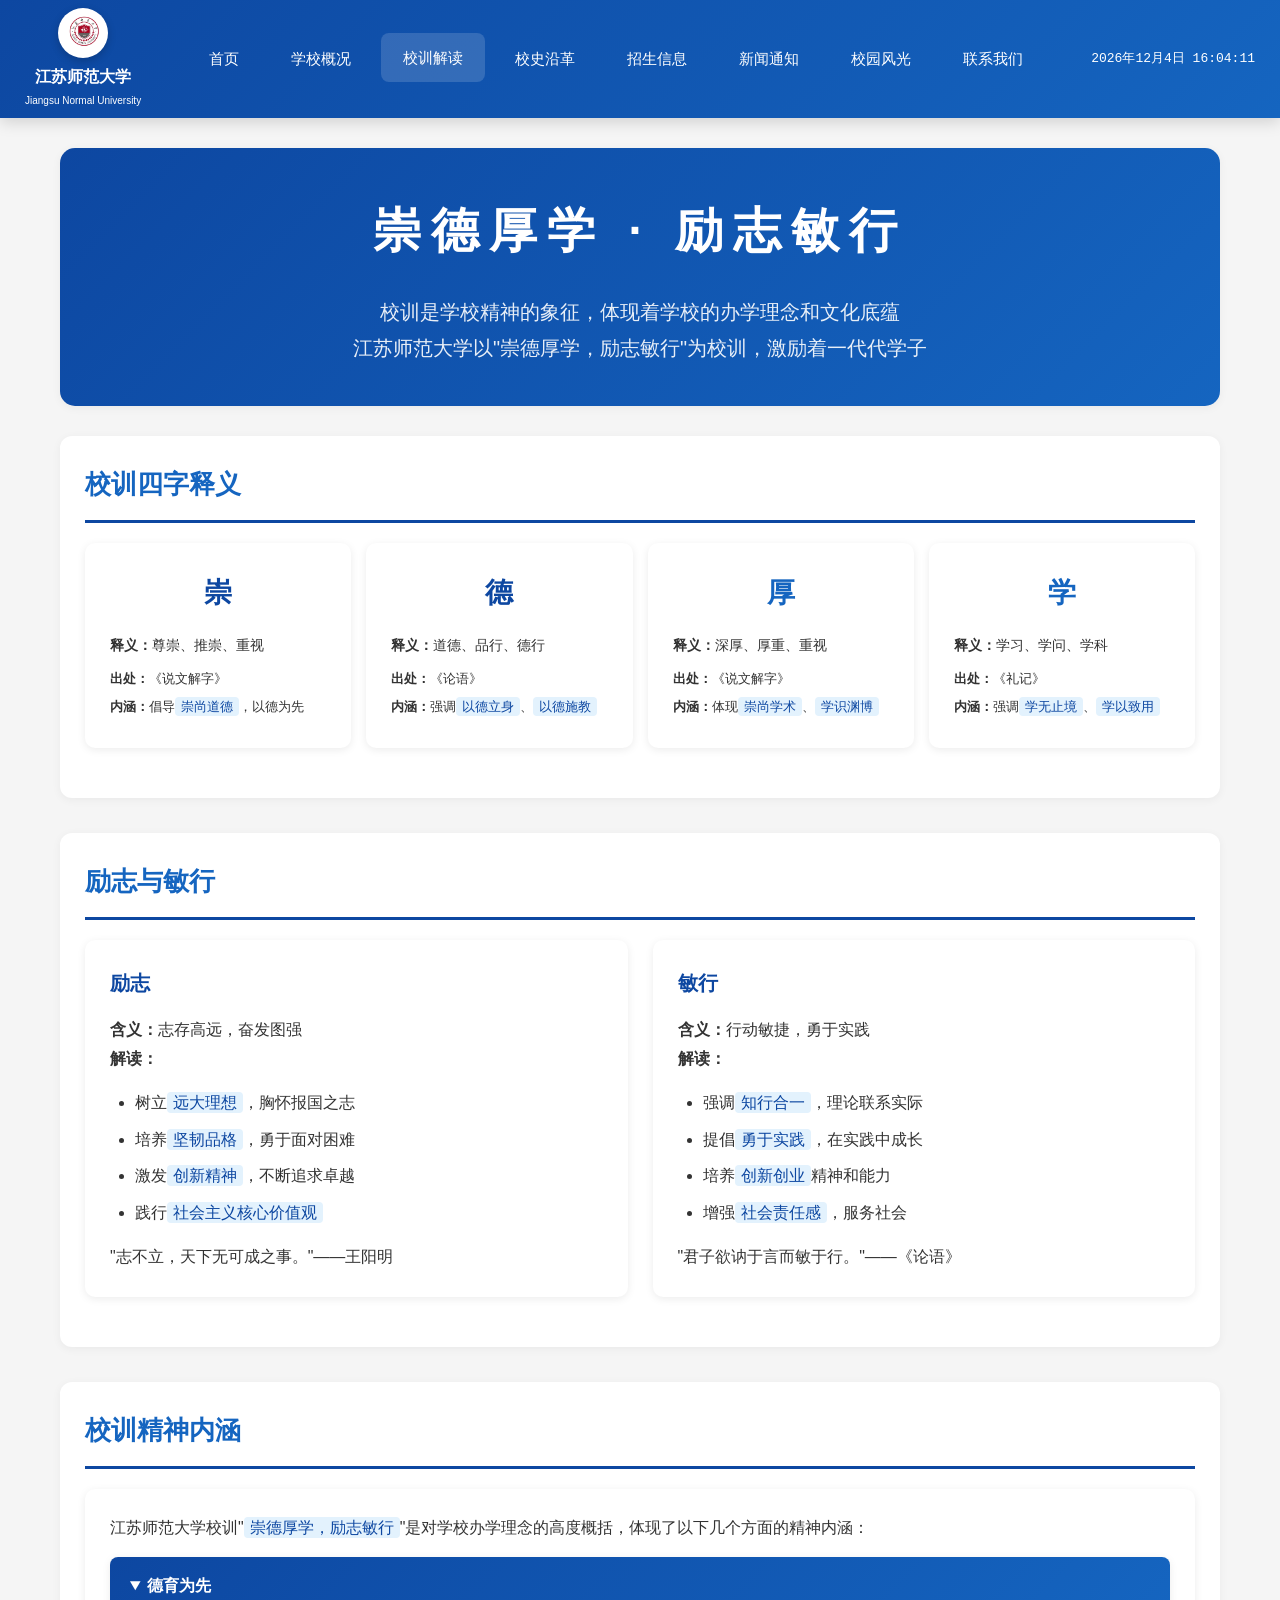
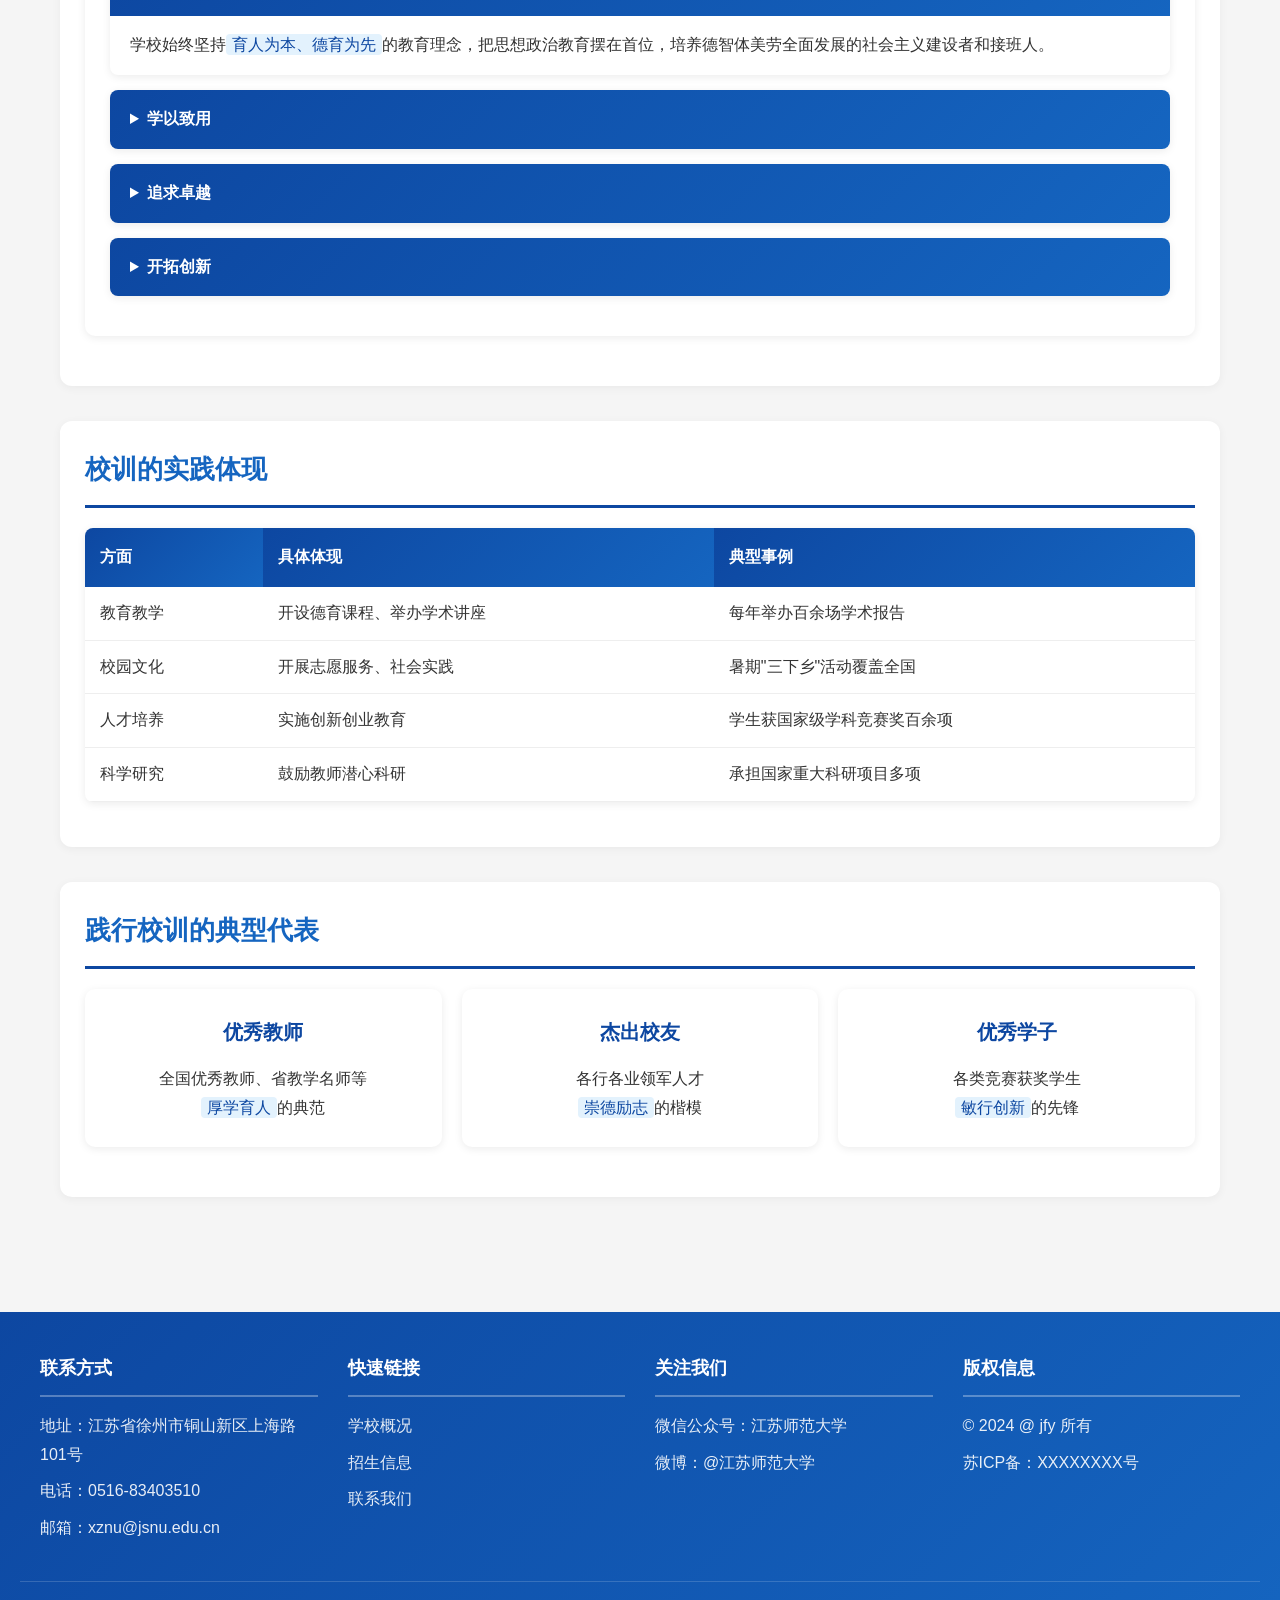
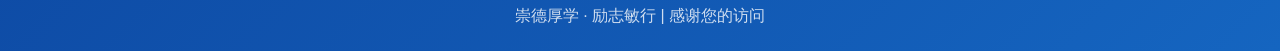
<file: pages/motto.html>
<!doctype html>
<html lang="zh-CN">
  <head>
    <meta charset="UTF-8" />
    <meta name="viewport" content="width=device-width, initial-scale=1.0" />
    <title>校训解读 - 江苏师范大学</title>
    <link rel="stylesheet" href="../css/style.css" />
  </head>
  <body>
    <!-- 顶部导航栏 -->
    <header class="main-header">
      <div class="header-container">
        <!-- Logo区域 -->
        <div class="logo-section">
          <img
            src="../images/logo.png"
            alt="江苏师范大学校徽"
            onerror="
              this.style.background = 'linear-gradient(135deg,#0d47a1,#1565c0)';
              this.style.display = 'flex';
              this.style.alignItems = 'center';
              this.style.justifyContent = 'center';
              this.style.color = 'white';
              this.style.fontSize = '20px';
              this.textContent = '苏师大';
            "
          />
          <div>
            <h1 class="university-name">江苏师范大学</h1>
            <p class="university-name-en">Jiangsu Normal University</p>
          </div>
        </div>

        <!-- 导航菜单 -->
        <nav class="main-nav">
          <ul>
            <li><a href="../index.html">首页</a></li>
            <li><a href="about.html">学校概况</a></li>
            <li><a href="motto.html" class="active">校训解读</a></li>
            <li><a href="history.html">校史沿革</a></li>
            <li><a href="admissions.html">招生信息</a></li>
            <li><a href="news.html">新闻通知</a></li>
            <li><a href="campus.html">校园风光</a></li>
            <li><a href="contact.html">联系我们</a></li>
          </ul>
        </nav>

        <!-- 当前时间 -->
        <div class="current-time"></div>
      </div>
    </header>

    <!-- 主内容 -->
    <div class="container">
      <!-- 校训概述 -->
      <section
        class="motto-section"
        style="
          background: linear-gradient(135deg, #0d47a1, #1565c0);
          color: white;
          margin-top: 0;
        "
      >
        <div class="motto-main" style="color: white">崇德厚学 · 励志敏行</div>
        <p class="motto-desc" style="color: rgba(255, 255, 255, 0.9)">
          校训是学校精神的象征，体现着学校的办学理念和文化底蕴<br />
          江苏师范大学以"崇德厚学，励志敏行"为校训，激励着一代代学子
        </p>
      </section>

      <!-- 四个字解读 -->
      <section>
        <h2>校训四字释义</h2>
        <div
          style="
            display: grid;
            grid-template-columns: repeat(4, 1fr);
            gap: 15px;
          "
        >
          <article class="card">
            <h3
              style="
                font-size: 28px;
                color: #0d47a1;
                text-align: center;
                margin-top: 0;
              "
            >
              崇
            </h3>
            <p style="font-size: 14px; margin: 8px 0">
              <strong>释义：</strong>尊崇、推崇、重视
            </p>
            <p style="font-size: 13px; margin: 5px 0">
              <strong>出处：</strong>《说文解字》
            </p>
            <p style="font-size: 13px; margin: 5px 0">
              <strong>内涵：</strong>倡导<mark>崇尚道德</mark>，以德为先
            </p>
          </article>
          <article class="card">
            <h3
              style="
                font-size: 28px;
                color: #0d47a1;
                text-align: center;
                margin-top: 0;
              "
            >
              德
            </h3>
            <p style="font-size: 14px; margin: 8px 0">
              <strong>释义：</strong>道德、品行、德行
            </p>
            <p style="font-size: 13px; margin: 5px 0">
              <strong>出处：</strong>《论语》
            </p>
            <p style="font-size: 13px; margin: 5px 0">
              <strong>内涵：</strong>强调<mark>以德立身</mark>、<mark
                >以德施教</mark
              >
            </p>
          </article>
          <article class="card">
            <h3
              style="
                font-size: 28px;
                color: #1565c0;
                text-align: center;
                margin-top: 0;
              "
            >
              厚
            </h3>
            <p style="font-size: 14px; margin: 8px 0">
              <strong>释义：</strong>深厚、厚重、重视
            </p>
            <p style="font-size: 13px; margin: 5px 0">
              <strong>出处：</strong>《说文解字》
            </p>
            <p style="font-size: 13px; margin: 5px 0">
              <strong>内涵：</strong>体现<mark>崇尚学术</mark>、<mark
                >学识渊博</mark
              >
            </p>
          </article>
          <article class="card">
            <h3
              style="
                font-size: 28px;
                color: #1565c0;
                text-align: center;
                margin-top: 0;
              "
            >
              学
            </h3>
            <p style="font-size: 14px; margin: 8px 0">
              <strong>释义：</strong>学习、学问、学科
            </p>
            <p style="font-size: 13px; margin: 5px 0">
              <strong>出处：</strong>《礼记》
            </p>
            <p style="font-size: 13px; margin: 5px 0">
              <strong>内涵：</strong>强调<mark>学无止境</mark>、<mark
                >学以致用</mark
              >
            </p>
          </article>
        </div>
      </section>

      <!-- 励志敏行 -->
      <section class="mt-20">
        <h2>励志与敏行</h2>
        <div class="grid-2">
          <article class="card">
            <h3>励志</h3>
            <p><strong>含义：</strong>志存高远，奋发图强</p>
            <p><strong>解读：</strong></p>
            <ul>
              <li>树立<mark>远大理想</mark>，胸怀报国之志</li>
              <li>培养<mark>坚韧品格</mark>，勇于面对困难</li>
              <li>激发<mark>创新精神</mark>，不断追求卓越</li>
              <li>践行<mark>社会主义核心价值观</mark></li>
            </ul>
            <p>"志不立，天下无可成之事。"——王阳明</p>
          </article>
          <article class="card">
            <h3>敏行</h3>
            <p><strong>含义：</strong>行动敏捷，勇于实践</p>
            <p><strong>解读：</strong></p>
            <ul>
              <li>强调<mark>知行合一</mark>，理论联系实际</li>
              <li>提倡<mark>勇于实践</mark>，在实践中成长</li>
              <li>培养<mark>创新创业</mark>精神和能力</li>
              <li>增强<mark>社会责任感</mark>，服务社会</li>
            </ul>
            <p>"君子欲讷于言而敏于行。"——《论语》</p>
          </article>
        </div>
      </section>

      <!-- 校训精神 -->
      <section class="mt-20">
        <h2>校训精神内涵</h2>
        <article>
          <p>
            江苏师范大学校训"<mark>崇德厚学，励志敏行</mark>"是对学校办学理念的高度概括，体现了以下几个方面的精神内涵：
          </p>

          <details open>
            <summary>德育为先</summary>
            <p>
              学校始终坚持<mark>育人为本、德育为先</mark>的教育理念，把思想政治教育摆在首位，培养德智体美劳全面发展的社会主义建设者和接班人。
            </p>
          </details>

          <details>
            <summary>学以致用</summary>
            <p>
              强调理论与实践相结合，鼓励学生<mark>学以致用</mark>，将所学知识运用到社会实践中去，在实践中检验真理、增长才干。
            </p>
          </details>

          <details>
            <summary>追求卓越</summary>
            <p>
              倡导师生<mark>志存高远</mark>，追求卓越，不断超越自我，在教学科研等方面勇攀高峰，为国家和社会发展作出更大贡献。
            </p>
          </details>

          <details>
            <summary>开拓创新</summary>
            <p>
              鼓励学生<mark>勇于创新</mark>、善于创新，培养创新思维和创新能力，成为创新型国家建设的重要力量。
            </p>
          </details>
        </article>
      </section>

      <!-- 校训实践 -->
      <section class="mt-20">
        <h2>校训的实践体现</h2>
        <table>
          <thead>
            <tr>
              <th>方面</th>
              <th>具体体现</th>
              <th>典型事例</th>
            </tr>
          </thead>
          <tbody>
            <tr>
              <td>教育教学</td>
              <td>开设德育课程、举办学术讲座</td>
              <td>每年举办百余场学术报告</td>
            </tr>
            <tr>
              <td>校园文化</td>
              <td>开展志愿服务、社会实践</td>
              <td>暑期"三下乡"活动覆盖全国</td>
            </tr>
            <tr>
              <td>人才培养</td>
              <td>实施创新创业教育</td>
              <td>学生获国家级学科竞赛奖百余项</td>
            </tr>
            <tr>
              <td>科学研究</td>
              <td>鼓励教师潜心科研</td>
              <td>承担国家重大科研项目多项</td>
            </tr>
          </tbody>
        </table>
      </section>

      <!-- 优秀校友 -->
      <section class="mt-20">
        <h2>践行校训的典型代表</h2>
        <div class="grid-3">
          <article class="card text-center">
            <h3>优秀教师</h3>
            <p>全国优秀教师、省教学名师等</p>
            <p><mark>厚学育人</mark>的典范</p>
          </article>
          <article class="card text-center">
            <h3>杰出校友</h3>
            <p>各行各业领军人才</p>
            <p><mark>崇德励志</mark>的楷模</p>
          </article>
          <article class="card text-center">
            <h3>优秀学子</h3>
            <p>各类竞赛获奖学生</p>
            <p><mark>敏行创新</mark>的先锋</p>
          </article>
        </div>
      </section>
    </div>

    <!-- 页脚 -->
    <footer>
      <div class="footer-content">
        <div class="footer-section">
          <h4>联系方式</h4>
          <p>地址：江苏省徐州市铜山新区上海路101号</p>
          <p>电话：0516-83403510</p>
          <p>邮箱：xznu@jsnu.edu.cn</p>
        </div>
        <div class="footer-section">
          <h4>快速链接</h4>
          <ul style="list-style: none; padding: 0">
            <li><a href="about.html">学校概况</a></li>
            <li><a href="admissions.html">招生信息</a></li>
            <li><a href="contact.html">联系我们</a></li>
          </ul>
        </div>
        <div class="footer-section">
          <h4>关注我们</h4>
          <p>微信公众号：江苏师范大学</p>
          <p>微博：@江苏师范大学</p>
        </div>
        <div class="footer-section">
          <h4>版权信息</h4>
          <p>© 2024 @ jfy 所有</p>
          <p>苏ICP备：XXXXXXXX号</p>
        </div>
      </div>
      <div class="footer-bottom">
        <p>崇德厚学 · 励志敏行 | 感谢您的访问</p>
      </div>
    </footer>

    <script src="../js/main.js"></script>
  </body>
</html>
</file>
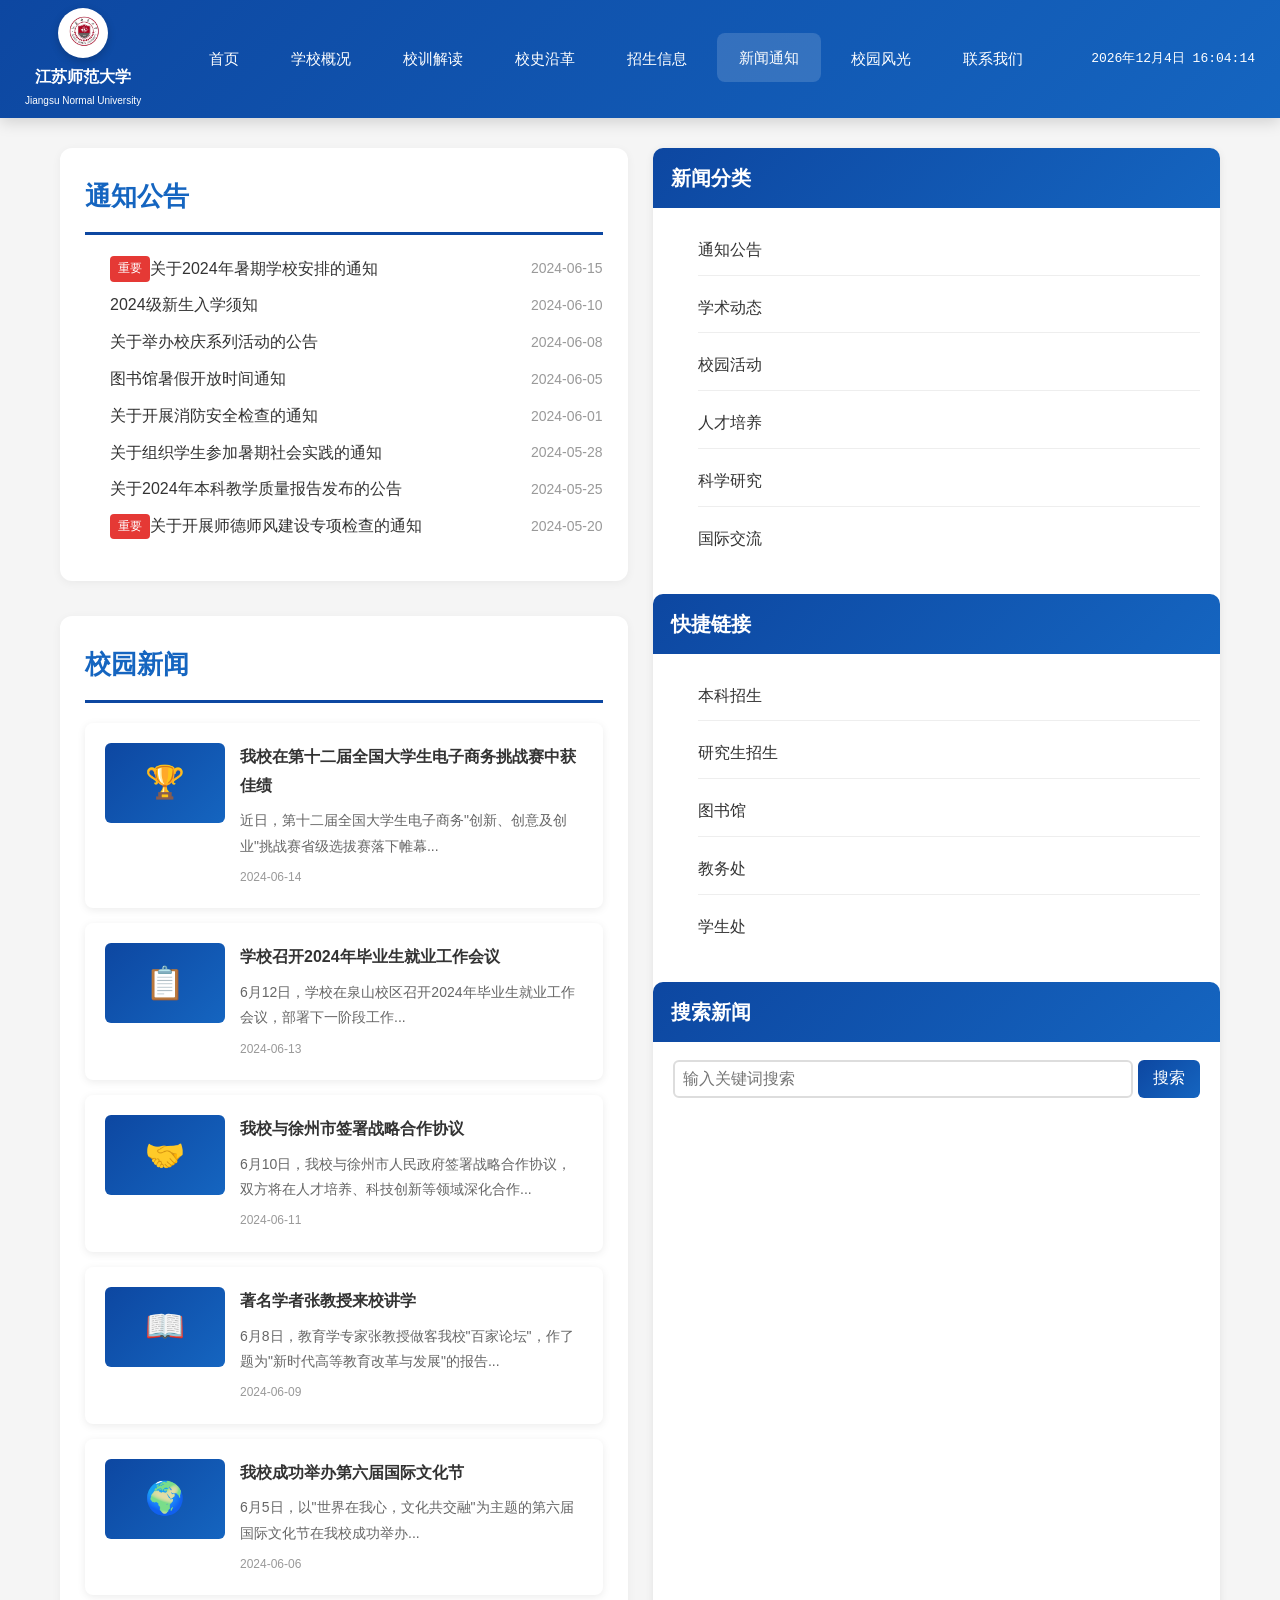
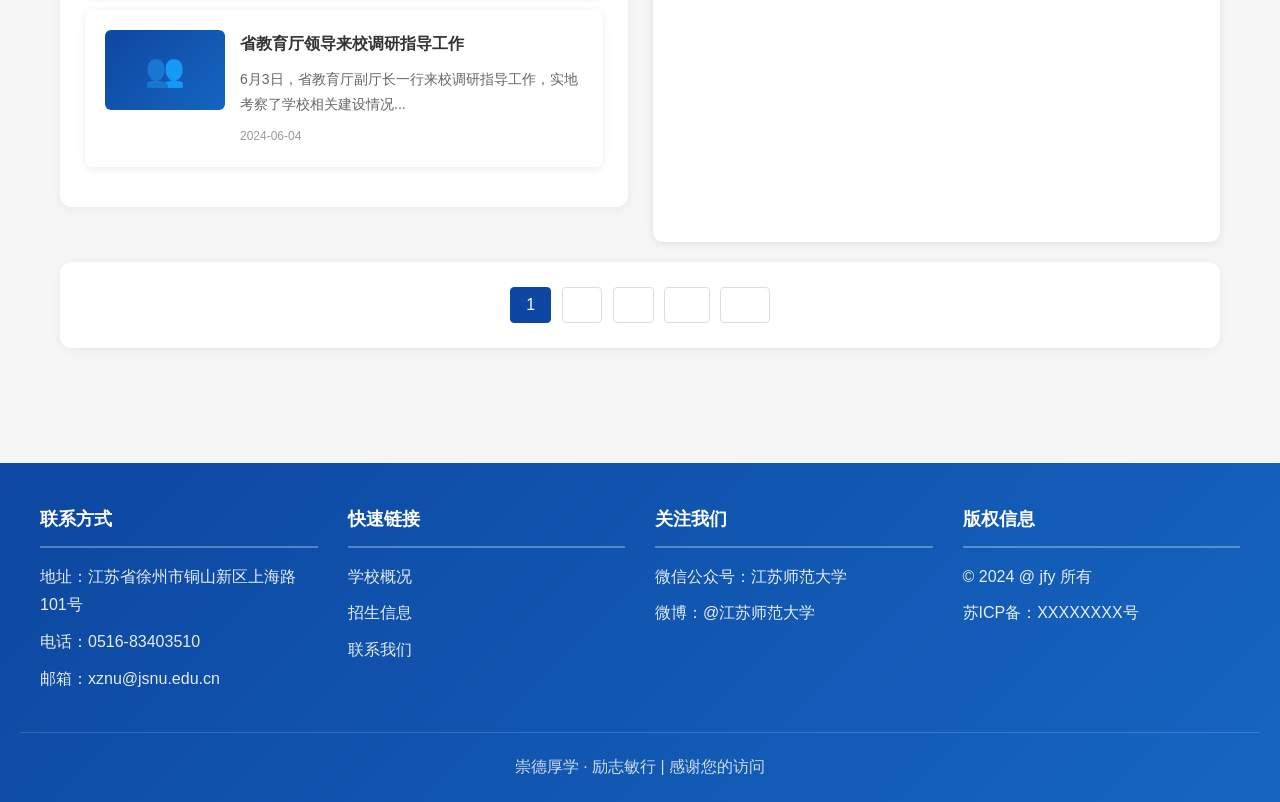
<file: pages/news.html>
<!doctype html>
<html lang="zh-CN">
  <head>
    <meta charset="UTF-8" />
    <meta name="viewport" content="width=device-width, initial-scale=1.0" />
    <title>新闻通知 - 江苏师范大学</title>
    <link rel="stylesheet" href="../css/style.css" />
  </head>
  <body>
    <!-- 顶部导航栏 -->
    <header class="main-header">
      <div class="header-container">
        <!-- Logo区域 -->
        <div class="logo-section">
          <img
            src="../images/logo.png"
            alt="江苏师范大学校徽"
            onerror="
              this.style.background = 'linear-gradient(135deg,#0d47a1,#1565c0)';
              this.style.display = 'flex';
              this.style.alignItems = 'center';
              this.style.justifyContent = 'center';
              this.style.color = 'white';
              this.style.fontSize = '20px';
              this.textContent = '苏师大';
            "
          />
          <div>
            <h1 class="university-name">江苏师范大学</h1>
            <p class="university-name-en">Jiangsu Normal University</p>
          </div>
        </div>

        <!-- 导航菜单 -->
        <nav class="main-nav">
          <ul>
            <li><a href="../index.html">首页</a></li>
            <li><a href="about.html">学校概况</a></li>
            <li><a href="motto.html">校训解读</a></li>
            <li><a href="history.html">校史沿革</a></li>
            <li><a href="admissions.html">招生信息</a></li>
            <li><a href="news.html" class="active">新闻通知</a></li>
            <li><a href="campus.html">校园风光</a></li>
            <li><a href="contact.html">联系我们</a></li>
          </ul>
        </nav>

        <!-- 当前时间 -->
        <div class="current-time"></div>
      </div>
    </header>

    <!-- 主内容 -->
    <div class="container">
      <div class="grid-2">
        <!-- 左侧内容区 -->
        <div>
          <!-- 通知公告 -->
          <section>
            <h2>通知公告</h2>
            <ul class="notice-list-full" id="noticeList">
              <!-- JS动态生成 -->
            </ul>
          </section>

          <!-- 校园新闻 -->
          <section class="mt-20">
            <h2>校园新闻</h2>
            <div id="newsList">
              <!-- JS动态生成 -->
            </div>
          </section>
        </div>

        <!-- 右侧边栏 -->
        <aside>
          <h3>新闻分类</h3>
          <ul id="categoryList">
            <li><a href="#">通知公告</a></li>
            <li><a href="#">学术动态</a></li>
            <li><a href="#">校园活动</a></li>
            <li><a href="#">人才培养</a></li>
            <li><a href="#">科学研究</a></li>
            <li><a href="#">国际交流</a></li>
          </ul>

          <h3 style="margin-top: 30px">快捷链接</h3>
          <ul>
            <li><a href="admissions.html">本科招生</a></li>
            <li><a href="#">研究生招生</a></li>
            <li><a href="#">图书馆</a></li>
            <li><a href="#">教务处</a></li>
            <li><a href="#">学生处</a></li>
          </ul>

          <h3 style="margin-top: 30px">搜索新闻</h3>
          <div style="display: flex; gap: 5px">
            <input
              type="text"
              id="searchInput"
              placeholder="输入关键词搜索"
              style="flex: 1; padding: 8px"
            />
            <button id="searchBtn" style="padding: 8px 15px">搜索</button>
          </div>
        </aside>
      </div>

      <!-- 分页 -->
      <section class="mt-20 text-center">
        <div id="pagination">
          <button class="active">1</button>
          <button>2</button>
          <button>3</button>
          <button>...</button>
          <button>10</button>
        </div>
      </section>
    </div>

    <!-- 页脚 -->
    <footer>
      <div class="footer-content">
        <div class="footer-section">
          <h4>联系方式</h4>
          <p>地址：江苏省徐州市铜山新区上海路101号</p>
          <p>电话：0516-83403510</p>
          <p>邮箱：xznu@jsnu.edu.cn</p>
        </div>
        <div class="footer-section">
          <h4>快速链接</h4>
          <ul style="list-style: none; padding: 0">
            <li><a href="about.html">学校概况</a></li>
            <li><a href="admissions.html">招生信息</a></li>
            <li><a href="contact.html">联系我们</a></li>
          </ul>
        </div>
        <div class="footer-section">
          <h4>关注我们</h4>
          <p>微信公众号：江苏师范大学</p>
          <p>微博：@江苏师范大学</p>
        </div>
        <div class="footer-section">
          <h4>版权信息</h4>
          <p>© 2024 @ jfy 所有</p>
          <p>苏ICP备：XXXXXXXX号</p>
        </div>
      </div>
      <div class="footer-bottom">
        <p>崇德厚学 · 励志敏行 | 感谢您的访问</p>
      </div>
    </footer>

    <style>
      /* 通知列表特定样式 */
      .notice-list-full li {
        display: flex;
        justify-content: space-between;
        align-items: center;
      }
      .notice-list-full a {
        flex: 1;
        color: #333;
      }
      .notice-list-full a:hover {
        color: #0d47a1;
      }
    </style>

    <script src="../js/main.js"></script>
    <script>
      document.addEventListener("DOMContentLoaded", function () {
        // 通知公告数据
        const noticeData = [
          {
            title: "关于2024年暑期学校安排的通知",
            date: "2024-06-15",
            important: true,
          },
          { title: "2024级新生入学须知", date: "2024-06-10", important: false },
          {
            title: "关于举办校庆系列活动的公告",
            date: "2024-06-08",
            important: false,
          },
          {
            title: "图书馆暑假开放时间通知",
            date: "2024-06-05",
            important: false,
          },
          {
            title: "关于开展消防安全检查的通知",
            date: "2024-06-01",
            important: false,
          },
          {
            title: "关于组织学生参加暑期社会实践的通知",
            date: "2024-05-28",
            important: false,
          },
          {
            title: "关于2024年本科教学质量报告发布的公告",
            date: "2024-05-25",
            important: false,
          },
          {
            title: "关于开展师德师风建设专项检查的通知",
            date: "2024-05-20",
            important: true,
          },
        ];

        const noticeList = document.getElementById("noticeList");
        if (noticeList) {
          let html = "";
          for (let i = 0; i < noticeData.length; i++) {
            const item = noticeData[i];
            html += "<li>";
            if (item.important) {
              html += '<span class="notice-tag important">重要</span>';
            }
            html += '<a href="#">' + item.title + "</a>";
            html +=
              '<span style="color:#999;font-size:14px;">' +
              item.date +
              "</span>";
            html += "</li>";
          }
          noticeList.innerHTML = html;
        }

        // 校园新闻数据
        const newsData = [
          {
            title: "我校在第十二届全国大学生电子商务挑战赛中获佳绩",
            desc: '近日，第十二届全国大学生电子商务"创新、创意及创业"挑战赛省级选拔赛落下帷幕...',
            date: "2024-06-14",
            icon: "🏆",
          },
          {
            title: "学校召开2024年毕业生就业工作会议",
            desc: "6月12日，学校在泉山校区召开2024年毕业生就业工作会议，部署下一阶段工作...",
            date: "2024-06-13",
            icon: "📋",
          },
          {
            title: "我校与徐州市签署战略合作协议",
            desc: "6月10日，我校与徐州市人民政府签署战略合作协议，双方将在人才培养、科技创新等领域深化合作...",
            date: "2024-06-11",
            icon: "🤝",
          },
          {
            title: "著名学者张教授来校讲学",
            desc: '6月8日，教育学专家张教授做客我校"百家论坛"，作了题为"新时代高等教育改革与发展"的报告...',
            date: "2024-06-09",
            icon: "📖",
          },
          {
            title: "我校成功举办第六届国际文化节",
            desc: '6月5日，以"世界在我心，文化共交融"为主题的第六届国际文化节在我校成功举办...',
            date: "2024-06-06",
            icon: "🌍",
          },
          {
            title: "省教育厅领导来校调研指导工作",
            desc: "6月3日，省教育厅副厅长一行来校调研指导工作，实地考察了学校相关建设情况...",
            date: "2024-06-04",
            icon: "👥",
          },
        ];

        const newsList = document.getElementById("newsList");
        if (newsList) {
          let html = "";
          for (let i = 0; i < newsData.length; i++) {
            const item = newsData[i];
            html += '<div class="news-card">';
            html += '<div class="news-thumb">' + item.icon + "</div>";
            html += '<div class="news-content">';
            html +=
              '<h4><a href="#" style="color:#333;">' + item.title + "</a></h4>";
            html += "<p>" + item.desc + "</p>";
            html += '<div class="news-date">' + item.date + "</div>";
            html += "</div></div>";
          }
          newsList.innerHTML = html;
        }

        // 搜索功能
        const searchBtn = document.getElementById("searchBtn");
        const searchInput = document.getElementById("searchInput");
        if (searchBtn && searchInput) {
          searchBtn.addEventListener("click", function () {
            const keyword = searchInput.value.trim();
            if (keyword) {
              alert("搜索功能：" + keyword);
            } else {
              alert("请输入搜索关键词");
            }
          });

          searchInput.addEventListener("keypress", function (e) {
            if (e.key === "Enter") {
              searchBtn.click();
            }
          });
        }

        // 分页点击
        const paginationBtns = document.querySelectorAll("#pagination button");
        for (let i = 0; i < paginationBtns.length; i++) {
          paginationBtns[i].addEventListener("click", function () {
            for (let j = 0; j < paginationBtns.length; j++) {
              paginationBtns[j].classList.remove("active");
            }
            this.classList.add("active");
          });
        }
      });
    </script>
  </body>
</html>
</file>
<file: css/style.css>
/* 江苏师范大学网站 - 简化版样式表 */

/* 基础样式 */
* {
  margin: 0;
  padding: 0;
  box-sizing: border-box;
}

body {
  font-family: "Microsoft YaHei", sans-serif;
  font-size: 16px;
  line-height: 1.8;
  color: #333;
  background-color: #f5f5f5;
}

a {
  text-decoration: none;
  color: inherit;
}

/* 图片自适应 */
img {
  max-width: 100%;
  height: auto;
  display: block;
}

.gallery-item img,
.news-thumb,
.carousel-item img {
  width: 100%;
  height: 100%;
  object-fit: cover;
}

/* 工具类 */
.text-center {
  text-align: center;
}
.mt-20 {
  margin-top: 20px;
}
.mb-20 {
  margin-bottom: 20px;
}
.p-20 {
  padding: 20px;
}

mark {
  background-color: #e3f2fd;
  color: #0d47a1;
  padding: 2px 6px;
  border-radius: 4px;
}

/* 头部 */
header.main-header,
header:not(.main-header) {
  background: linear-gradient(135deg, #0d47a1 0%, #1565c0 100%);
  color: white;
  padding: 8px 0;
  box-shadow: 0 4px 15px rgba(0, 0, 0, 0.15);
  position: sticky;
  top: 0;
  z-index: 1000;
}

.header-container,
.header-content {
  max-width: 1400px;
  margin: 0 auto;
  display: flex;
  align-items: center;
  justify-content: space-between;
  padding: 0 25px;
  gap: 25px;
}

/* Logo */
.logo-section {
  display: flex;
  flex-direction: column;
  align-items: center;
  gap: 5px;
  flex-shrink: 0;
  text-align: center;
}

.logo-section img {
  width: 50px;
  height: 50px;
  border-radius: 50%;
  background: white;
  padding: 3px;
  box-shadow: 0 3px 8px rgba(0, 0, 0, 0.2);
}

.university-name {
  font-size: 16px;
  font-weight: 700;
  color: white;
  margin: 0;
}

.university-name-en {
  font-size: 10px;
  color: white;
  margin: 0;
}

/* 导航 */
nav.main-nav,
nav:not(.main-nav) {
  flex: 1;
  display: flex;
  justify-content: center;
}

nav ul {
  list-style: none;
  display: flex;
  justify-content: center;
  flex-wrap: wrap;
  margin: 0;
  padding: 0;
  gap: 8px;
}

nav ul li a {
  display: block;
  padding: 11px 22px;
  color: white;
  font-size: 15px;
  font-weight: 500;
  transition: all 0.3s ease;
  border-radius: 8px;
}

nav ul li a:hover,
nav ul li a.active {
  background-color: rgba(255, 255, 255, 0.15);
  transform: translateY(-1px);
}

/* 时间 */
.current-time {
  font-size: 13px;
  flex-shrink: 0;
  text-align: right;
  font-family: "Courier New", monospace;
}

/* 容器 */
.container {
  max-width: 1200px;
  margin: 0 auto;
  padding: 30px 20px;
}

/* 标题 */
h1 {
  font-size: 36px;
  color: #0d47a1;
  text-align: center;
  margin-bottom: 30px;
}
h2 {
  font-size: 26px;
  color: #1565c0;
  margin-bottom: 20px;
  padding-bottom: 12px;
  border-bottom: 3px solid #0d47a1;
}
h3 {
  font-size: 20px;
  color: #0d47a1;
  margin: 20px 0 15px;
}

/* Section和卡片 */
section {
  margin-bottom: 35px;
  padding: 25px;
  background: white;
  border-radius: 12px;
  box-shadow: 0 2px 10px rgba(0, 0, 0, 0.05);
}

.card,
article {
  background: white;
  border-radius: 10px;
  padding: 25px;
  margin-bottom: 25px;
  box-shadow: 0 2px 8px rgba(0, 0, 0, 0.08);
  transition:
    transform 0.3s ease,
    box-shadow 0.3s ease;
}

.card:hover,
article:hover {
  transform: translateY(-5px);
  box-shadow: 0 8px 20px rgba(0, 0, 0, 0.12);
}

.card h3 {
  color: #0d47a1;
  margin-top: 0;
}

/* 网格 */
.grid-2 {
  display: grid;
  grid-template-columns: repeat(auto-fit, minmax(300px, 1fr));
  gap: 25px;
}
.grid-3 {
  display: grid;
  grid-template-columns: repeat(auto-fit, minmax(250px, 1fr));
  gap: 20px;
}
.grid-4 {
  display: grid;
  grid-template-columns: repeat(auto-fit, minmax(200px, 1fr));
  gap: 20px;
}

/* 表格 */
table {
  width: 100%;
  border-collapse: collapse;
  margin: 20px 0;
  background: white;
  border-radius: 8px;
  overflow: hidden;
  box-shadow: 0 2px 8px rgba(0, 0, 0, 0.08);
}

table th {
  background: linear-gradient(135deg, #0d47a1 0%, #1565c0 100%);
  color: white;
  padding: 15px;
  text-align: left;
}

table td {
  padding: 12px 15px;
  border-bottom: 1px solid #eee;
}
table tr:hover {
  background-color: #f8f9fa;
}

/* 列表 */
ul,
ol {
  padding-left: 25px;
  margin: 15px 0;
}
li {
  margin: 8px 0;
}

/* 表单 */
input,
textarea,
select {
  width: 100%;
  padding: 12px 15px;
  border: 2px solid #ddd;
  border-radius: 6px;
  font-size: 16px;
  font-family: inherit;
  transition: border-color 0.3s ease;
}

input:focus,
textarea:focus,
select:focus {
  outline: none;
  border-color: #1565c0;
}

button,
.btn {
  display: inline-block;
  padding: 12px 30px;
  background: linear-gradient(135deg, #0d47a1 0%, #1565c0 100%);
  color: white;
  border: none;
  border-radius: 6px;
  font-size: 16px;
  cursor: pointer;
  transition: all 0.3s ease;
}

button:hover,
.btn:hover {
  transform: translateY(-2px);
  box-shadow: 0 4px 12px rgba(0, 0, 0, 0.2);
}

.btn {
  padding: 10px 20px;
  margin-right: 10px;
  margin-bottom: 10px;
  background: #f0f0f0;
  color: #333;
}

.btn.active {
  background: #0d47a1;
  color: white;
}

/* 校训 */
.motto-section {
  text-align: center;
  padding: 40px 20px;
  background: linear-gradient(135deg, #f5f9ff 0%, #e3f2fd 100%);
  border-radius: 15px;
  margin: 30px 0;
}

.motto-main {
  font-size: 48px;
  color: #0d47a1;
  font-weight: bold;
  letter-spacing: 10px;
  margin-bottom: 20px;
}

.motto-desc {
  font-size: 20px;
  color: #666;
  line-height: 1.8;
}

.motto-item {
  display: inline-block;
  padding: 15px 30px;
  margin: 8px;
  background: white;
  border-radius: 10px;
  box-shadow: 0 4px 15px rgba(0, 0, 0, 0.1);
  vertical-align: top;
}

.motto-item h4 {
  font-size: 24px;
  color: #1565c0;
  margin-bottom: 8px;
}
.motto-item p {
  font-size: 14px;
  color: #666;
  margin: 0;
}

/* 画廊 */
.gallery-grid {
  display: grid;
  grid-template-columns: repeat(auto-fit, minmax(280px, 1fr));
  gap: 20px;
}

.gallery-item {
  position: relative;
  height: 220px;
  border-radius: 10px;
  overflow: hidden;
  box-shadow: 0 4px 15px rgba(0, 0, 0, 0.1);
  cursor: pointer;
}

.gallery-item:hover img {
  transform: scale(1.1);
}

.gallery-overlay {
  position: absolute;
  bottom: 0;
  left: 0;
  right: 0;
  background: linear-gradient(transparent, rgba(0, 0, 0, 0.7));
  color: white;
  padding: 15px;
  transform: translateY(100%);
  transition: transform 0.3s ease;
}

.gallery-item:hover .gallery-overlay {
  transform: translateY(0);
}

/* 轮播基础样式 */
.carousel-section {
  position: relative;
  padding: 0;
  overflow: hidden;
  margin-bottom: 35px;
}

/* 通知 */
.notice-section {
  background: white;
  border-radius: 12px;
  padding: 25px;
}

.notice-header {
  display: flex;
  justify-content: space-between;
  align-items: center;
  margin-bottom: 20px;
}

.notice-header h2 {
  margin-bottom: 0;
  border: none;
  padding: 0;
}

.notice-more {
  color: #0d47a1;
  font-size: 14px;
}

.notice-list {
  list-style: none;
  padding: 0;
  margin: 0;
}

.notice-list li {
  padding: 12px 0;
  border-bottom: 1px solid #eee;
  display: flex;
  align-items: center;
  gap: 10px;
}

.notice-list li:last-child {
  border-bottom: none;
}

.notice-tag {
  background: #0d47a1;
  color: white;
  padding: 2px 8px;
  border-radius: 4px;
  font-size: 12px;
}

.notice-tag.important {
  background: #e53935;
}

.notice-date {
  color: #999;
  font-size: 13px;
  margin-left: auto;
}

/* 快速链接 */
.quick-links {
  display: grid;
  grid-template-columns: repeat(auto-fit, minmax(120px, 1fr));
  gap: 15px;
  margin: 30px 0;
}

.quick-link-item {
  background: white;
  padding: 20px;
  border-radius: 10px;
  text-align: center;
  box-shadow: 0 2px 8px rgba(0, 0, 0, 0.08);
  transition: all 0.3s ease;
}

.quick-link-item:hover {
  transform: translateY(-3px);
  box-shadow: 0 4px 12px rgba(0, 0, 0, 0.12);
}

.quick-link-icon {
  font-size: 32px;
  margin-bottom: 8px;
}

/* 统计数据 */
.stats-section {
  background: linear-gradient(135deg, #0d47a1 0%, #1565c0 100%);
}

.stats-grid {
  display: grid;
  grid-template-columns: repeat(auto-fit, minmax(150px, 1fr));
  gap: 30px;
  text-align: center;
  color: white;
}

.stat-item h3 {
  font-size: 42px;
  color: white;
  margin: 0;
}
.stat-item p {
  font-size: 14px;
  opacity: 0.9;
}

/* 侧边栏 */
aside {
  background: white;
  border-radius: 10px;
  padding: 20px;
  box-shadow: 0 2px 8px rgba(0, 0, 0, 0.08);
}

aside h3 {
  background: linear-gradient(135deg, #0d47a1 0%, #1565c0 100%);
  color: white;
  padding: 12px 18px;
  margin: -20px -20px 18px;
  border-radius: 10px 10px 0 0;
}

aside ul {
  list-style: none;
}
aside ul li {
  padding: 10px 0;
  border-bottom: 1px solid #eee;
}
aside ul li:last-child {
  border-bottom: none;
}

/* 折叠 */
details {
  background: white;
  border-radius: 8px;
  margin: 15px 0;
  box-shadow: 0 2px 8px rgba(0, 0, 0, 0.08);
  overflow: hidden;
}

summary {
  padding: 15px 20px;
  background: linear-gradient(135deg, #0d47a1 0%, #1565c0 100%);
  color: white;
  cursor: pointer;
  font-weight: bold;
}

details p {
  padding: 15px 20px;
}

/* 分页 */
#pagination button {
  padding: 8px 15px;
  margin: 0 3px;
  border: 1px solid #ddd;
  background: white;
  border-radius: 4px;
  cursor: pointer;
}

#pagination button.active {
  background: #0d47a1;
  color: white;
  border-color: #0d47a1;
}

/* 新闻卡片 */
.news-card {
  background: white;
  border-radius: 8px;
  padding: 20px;
  margin-bottom: 15px;
  box-shadow: 0 2px 8px rgba(0, 0, 0, 0.08);
  display: flex;
  gap: 15px;
  transition:
    transform 0.3s ease,
    box-shadow 0.3s ease;
}

.news-card:hover {
  transform: translateY(-3px);
  box-shadow: 0 4px 12px rgba(0, 0, 0, 0.12);
}

.news-thumb {
  width: 120px;
  height: 80px;
  background: linear-gradient(135deg, #0d47a1, #1565c0);
  border-radius: 6px;
  flex-shrink: 0;
  display: flex;
  align-items: center;
  justify-content: center;
  color: white;
  font-size: 32px;
}

.news-content {
  flex: 1;
}
.news-content h4 {
  margin: 0 0 8px;
  color: #333;
  font-weight: 600;
}
.news-content p {
  margin: 0;
  color: #666;
  font-size: 14px;
}
.news-date {
  color: #999;
  font-size: 12px;
  margin-top: 8px;
}

/* 页脚 */
footer {
  background: linear-gradient(135deg, #0d47a1 0%, #1565c0 100%);
  color: white;
  padding: 40px 20px 20px;
  margin-top: 50px;
}

.footer-content {
  max-width: 1200px;
  margin: 0 auto;
  display: grid;
  grid-template-columns: repeat(auto-fit, minmax(250px, 1fr));
  gap: 30px;
}

.footer-section h4 {
  font-size: 18px;
  margin-bottom: 15px;
  padding-bottom: 10px;
  border-bottom: 2px solid rgba(255, 255, 255, 0.3);
}

.footer-section p,
.footer-section li {
  margin: 8px 0;
  opacity: 0.9;
}

.footer-bottom {
  text-align: center;
  padding-top: 20px;
  margin-top: 30px;
  border-top: 1px solid rgba(255, 255, 255, 0.2);
  opacity: 0.8;
}

/* 面包屑 */
.breadcrumb {
  padding: 12px 20px;
  background: linear-gradient(135deg, #f8f9fa 0%, #e9ecef 100%);
  margin-bottom: 25px;
  font-size: 14px;
}

.breadcrumb a {
  color: #0d47a1;
  font-weight: 500;
}
.breadcrumb a:hover {
  color: #1565c0;
  text-decoration: underline;
}
.breadcrumb span {
  margin: 0 12px;
  color: #adb5bd;
}

/* 响应式 */
@media (max-width: 768px) {
  .header-container,
  .header-content {
    flex-direction: column;
    text-align: center;
  }
  nav ul {
    flex-direction: column;
    align-items: center;
  }
  h1 {
    font-size: 28px;
  }
  h2 {
    font-size: 22px;
  }
  .motto-main {
    font-size: 32px;
    letter-spacing: 5px;
  }
  .carousel {
    height: 280px;
  }
  .carousel-caption h3 {
    font-size: 20px;
  }
  .carousel-caption p {
    font-size: 13px;
  }
  .carousel-indicators button {
    width: 10px;
    height: 10px;
  }
  .carousel-controls {
    width: 36px;
    height: 36px;
    font-size: 20px;
  }
}
</file>
